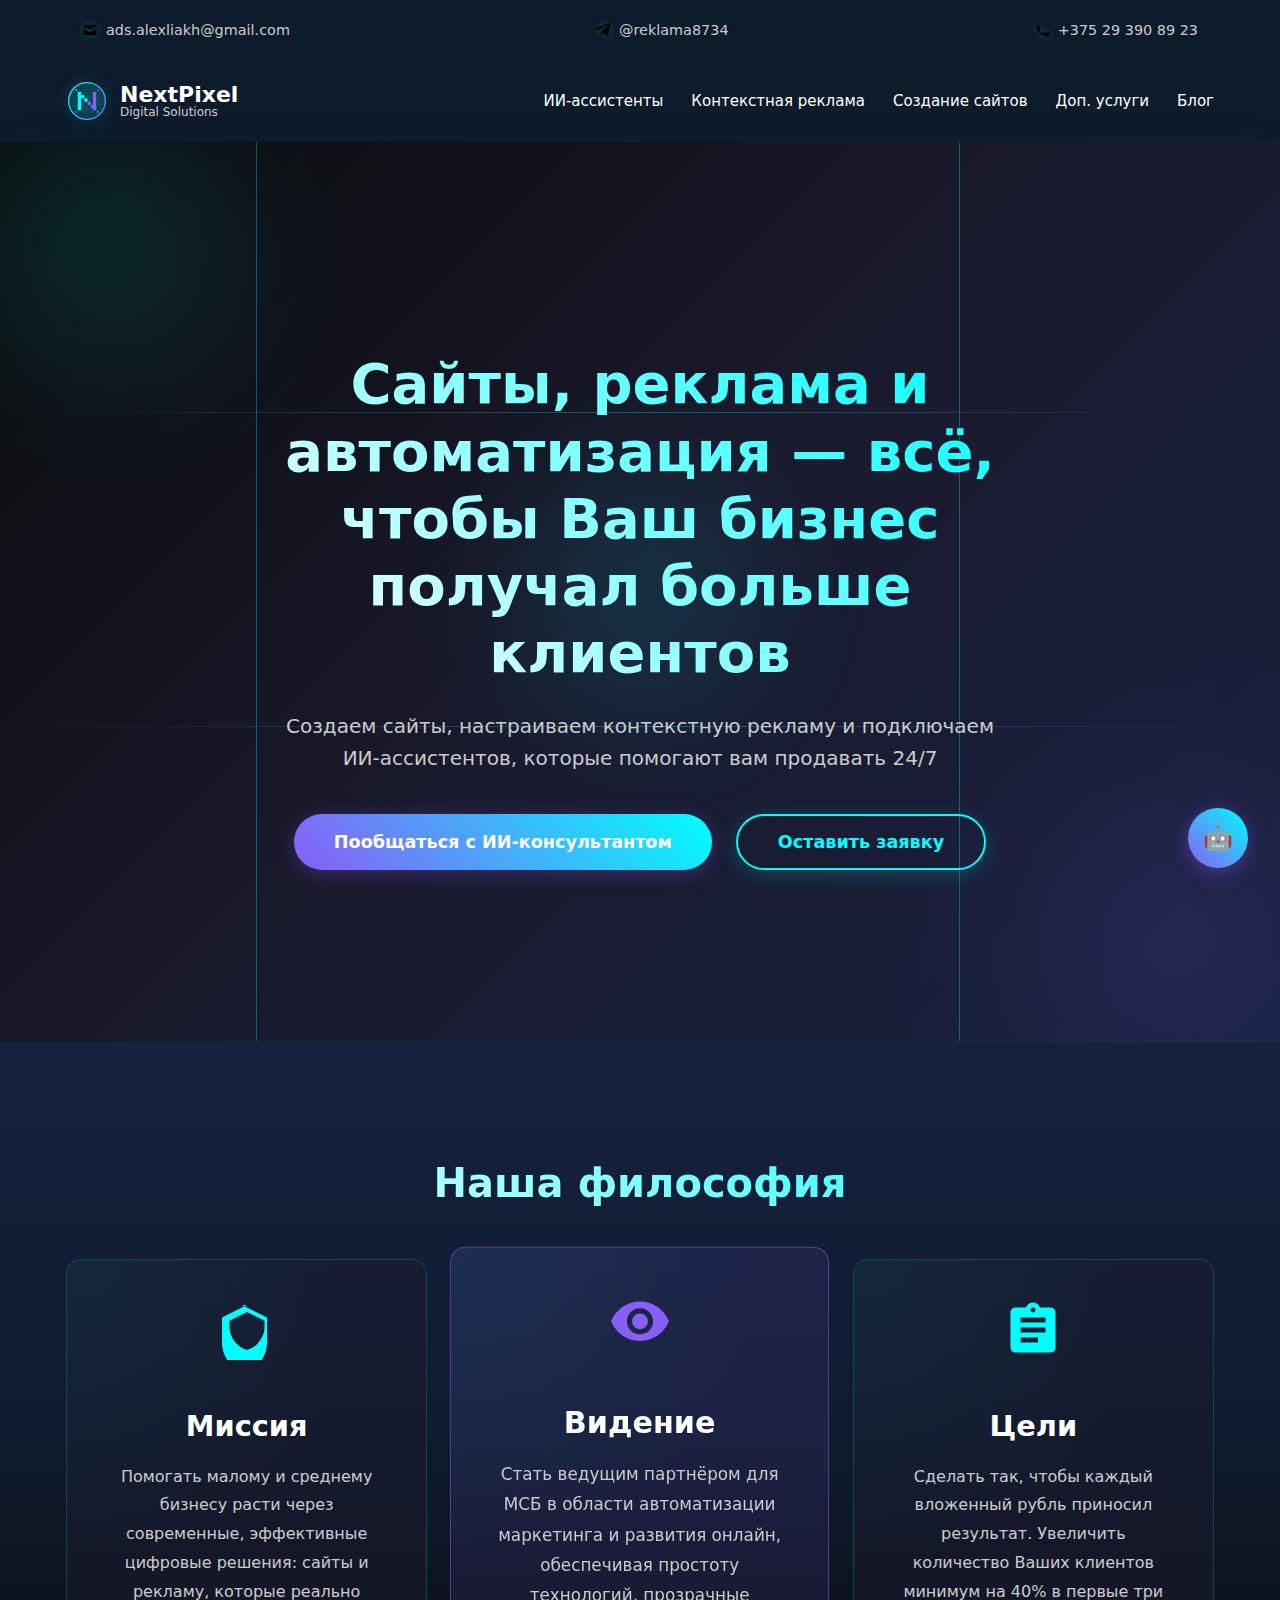
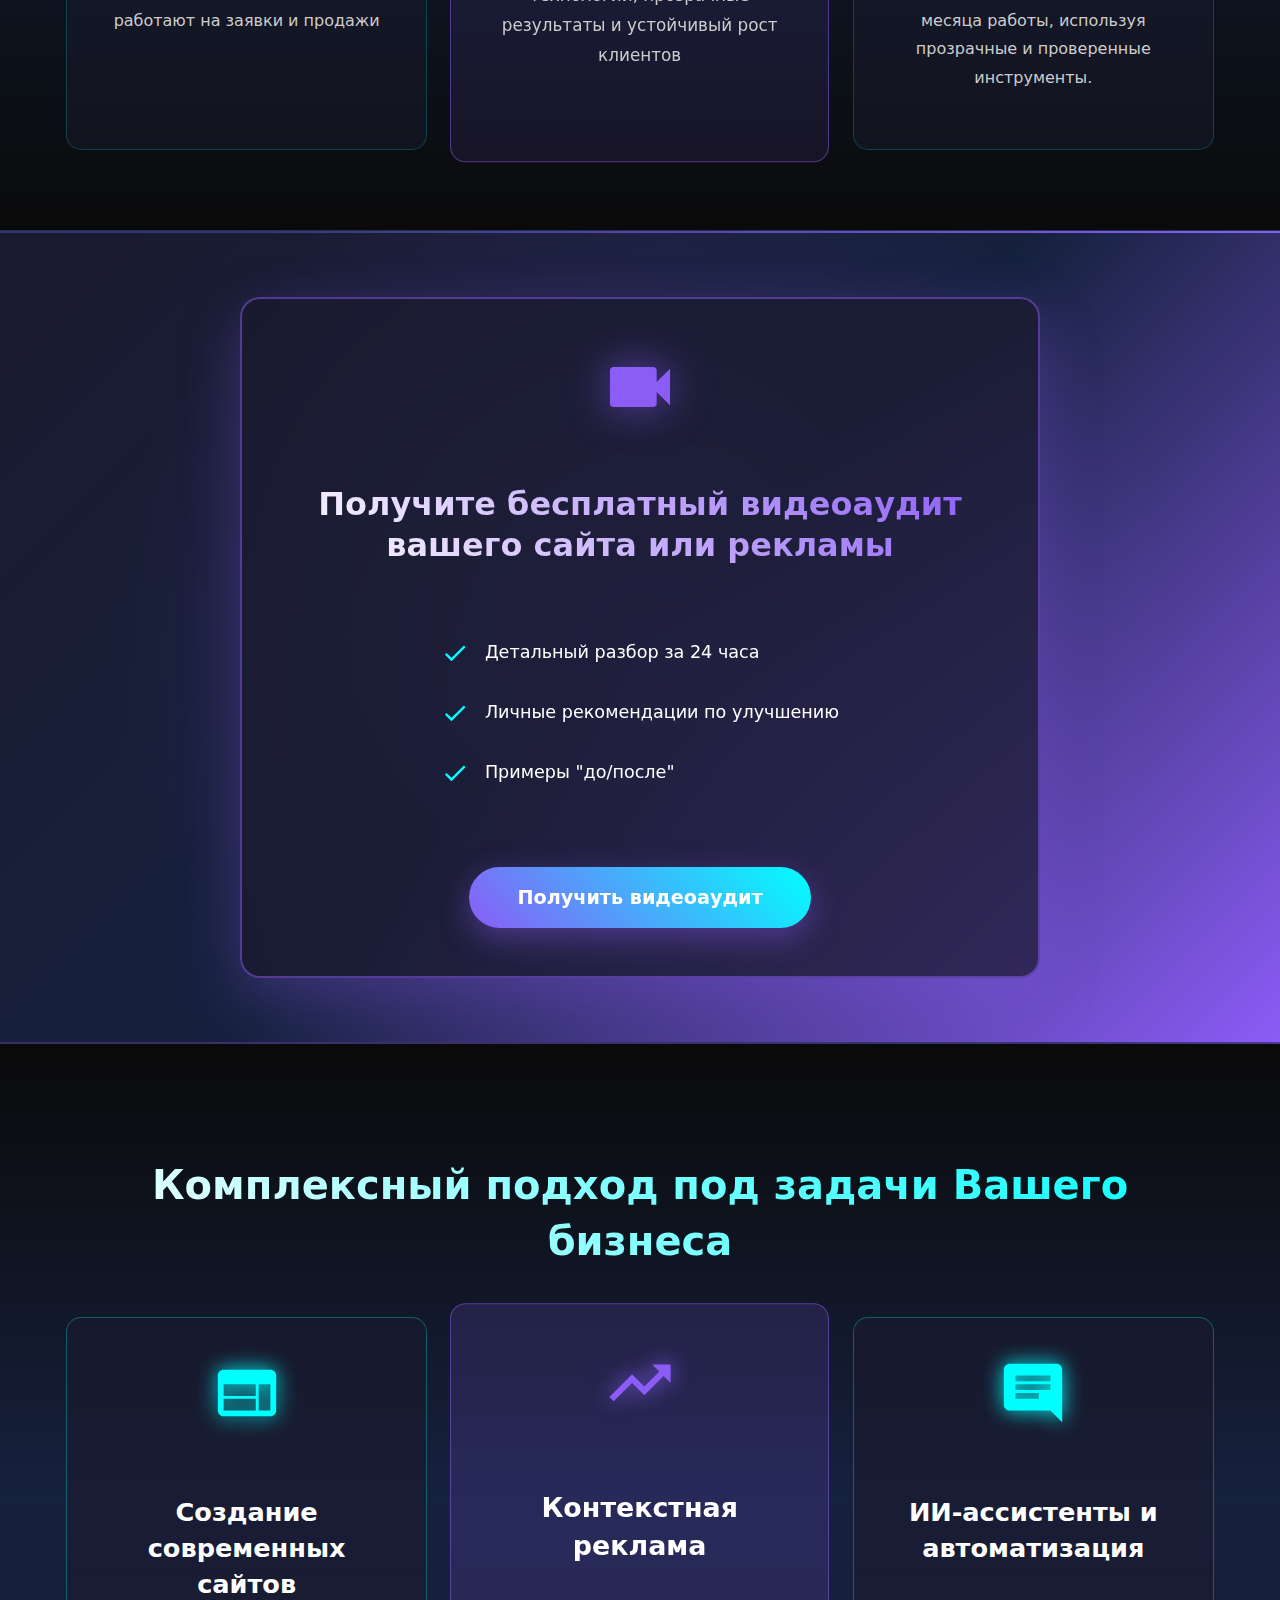
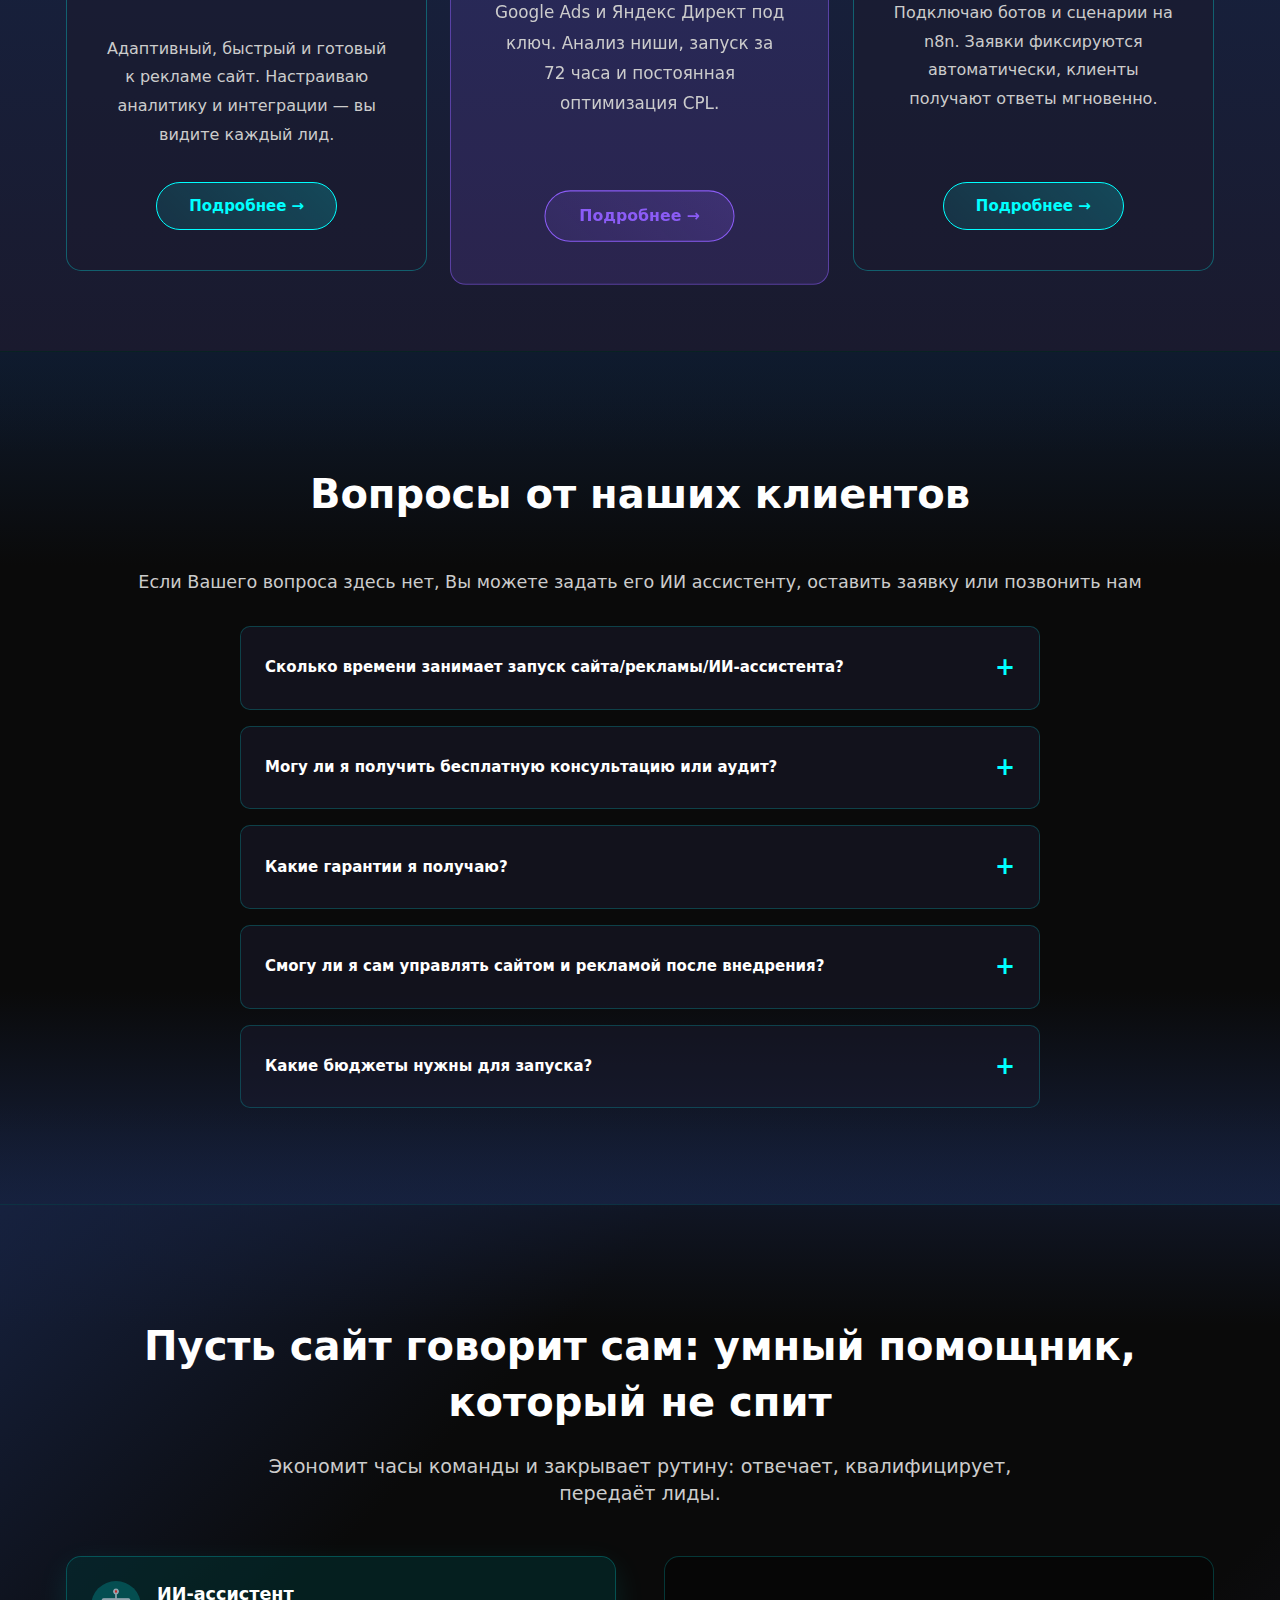
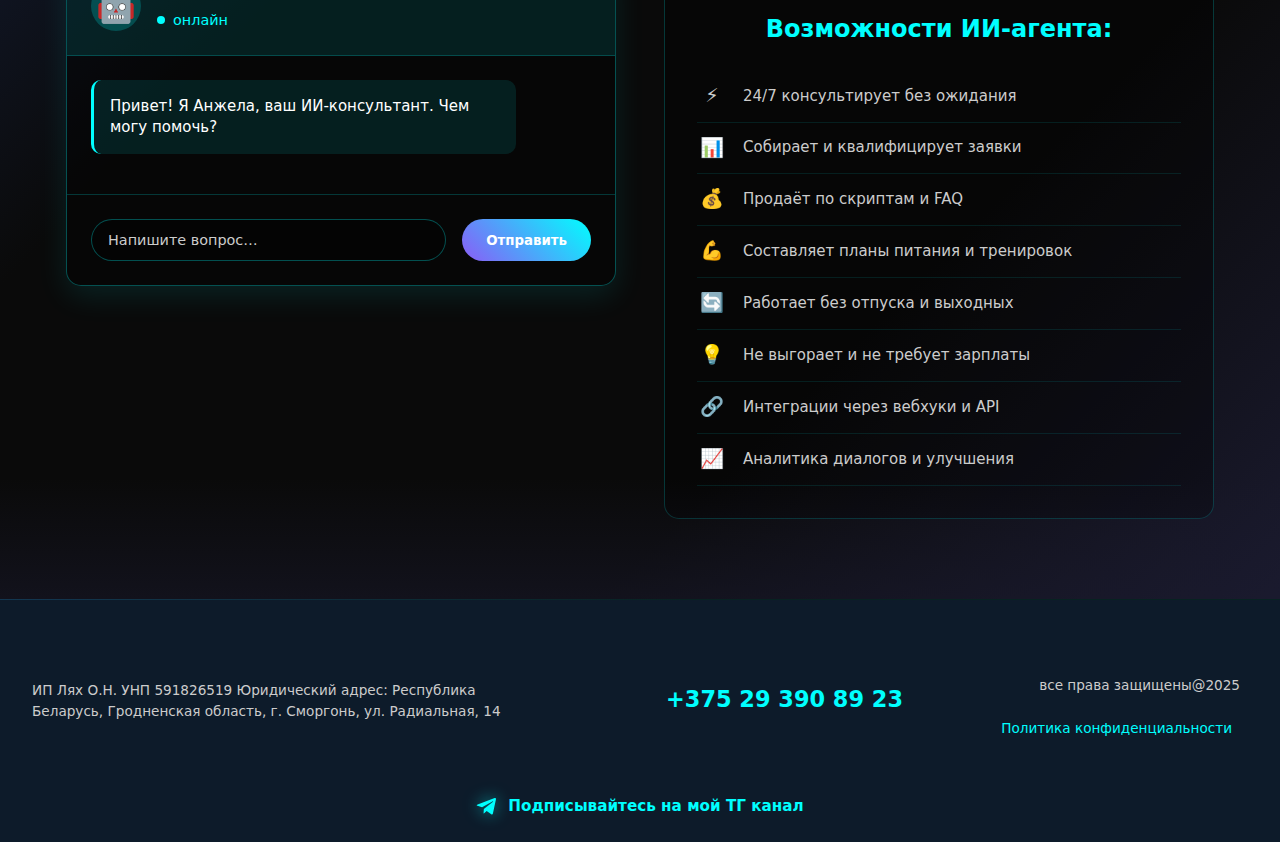
<file: index.html>
<!DOCTYPE html>
<html lang="ru">
<head>
    <!-- Yandex.Metrika counter -->
    <script type="text/javascript">
        (function(m,e,t,r,i,k,a){
            m[i]=m[i]||function(){(m[i].a=m[i].a||[]).push(arguments)};
            m[i].l=1*new Date();
            for (var j = 0; j < document.scripts.length; j++) {if (document.scripts[j].src === r) { return; }}
            k=e.createElement(t),a=e.getElementsByTagName(t)[0],k.async=1,k.src=r,a.parentNode.insertBefore(k,a)
        })(window, document,'script','https://mc.yandex.ru/metrika/tag.js?id=104906448', 'ym');

        ym(104906448, 'init', {ssr:true, webvisor:true, clickmap:true, ecommerce:"dataLayer", accurateTrackBounce:true, trackLinks:true});
    </script>
    <noscript><div><img src="https://mc.yandex.ru/watch/104906448" style="position:absolute; left:-9999px;" alt="" /></div></noscript>
    <!-- /Yandex.Metrika counter -->
    <meta charset="UTF-8">
    <meta name="viewport" content="width=device-width, initial-scale=1" />
    <title>NextPixel - Создание сайтов, настройка рекламы и ИИ ассистенты</title>
    <meta name="description" content="NextPixel Digital Solutions - профессиональная разработка современных сайтов, настройка контекстной рекламы Google Ads и Яндекс.Директ, создание ИИ ассистентов под ключ. Эффективные цифровые решения для вашего бизнеса.">
    <meta name="keywords" content="создание сайтов, разработка сайтов, контекстная реклама, Google Ads, Яндекс Директ, ИИ ассистенты, чат-боты, веб-разработка, NextPixel">
    
    <!-- Open Graph / Facebook -->
    <meta property="og:type" content="website">
    <meta property="og:url" content="https://nextpixel.ru/">
    <meta property="og:title" content="NextPixel - Создание сайтов, настройка рекламы и ИИ ассистенты">
    <meta property="og:description" content="Профессиональная разработка современных сайтов, настройка контекстной рекламы и создание ИИ ассистентов под ключ">
    <meta property="og:image" content="https://nextpixel.ru/images/hero.png">
    
    <!-- Twitter -->
    <meta property="twitter:card" content="summary_large_image">
    <meta property="twitter:url" content="https://nextpixel.ru/">
    <meta property="twitter:title" content="NextPixel - Создание сайтов, настройка рекламы и ИИ ассистенты">
    <meta property="twitter:description" content="Профессиональная разработка современных сайтов, настройка контекстной рекламы и создание ИИ ассистентов под ключ">
    <meta property="twitter:image" content="https://nextpixel.ru/images/hero.png">
    
    <!-- Favicons for maximum browser compatibility -->
    <link rel="icon" type="image/png" sizes="32x32" href="images/favicon-32x32.png">
    <link rel="icon" type="image/png" sizes="16x16" href="images/favicon-16x16.png">
    <link rel="icon" type="image/webp" href="images/favicon.webp">
    <link rel="shortcut icon" href="images/favicon.ico">
    <link rel="stylesheet" href="style.css?v=2.0">
    <script src="script.js" defer></script>
</head>
<body>
          <!-- Верхняя полоска -->
    <div class="topbar">
    <div class="container">
      <a class="topitem" href="mailto:support@homefort-systems.dev" aria-label="email">
        <span class="icn" aria-hidden="true">
          <!-- mail -->
          <svg viewBox="0 0 24 24"><path d="M2 6a2 2 0 0 1 2-2h16a2 2 0 0 1 2 2v.3l-10 6-10-6V6zm0 3.2V18a2 2 0 0 0 2 2h16a2 2 0 0 0 2-2V9.2l-9.3 5.6a2 2 0 0 1-2.1 0L2 9.2z"/></svg>
        </span>
        ads.alexliakh@gmail.com
      </a>

      <a class="topitem" href="https://t.me/reklama8734" target="_blank" rel="noopener" aria-label="telegram">
        <span class="icn" aria-hidden="true">
          <!-- telegram -->
          <svg viewBox="0 0 24 24"><path d="M9.032 14.27l-.396 5.593c.566 0 .812-.243 1.106-.532l2.663-2.56 5.515 4.036c1.012.56 1.73.266 1.989-.936l3.607-16.908c.328-1.523-.55-2.12-1.528-1.748L1.565 8.87c-1.48.578-1.458 1.403-.252 1.78l5.572 1.742L19.27 5.38c.64-.389 1.22-.173.742.25z"/></svg>
        </span>
        @reklama8734
      </a>

      <a class="topitem" href="tel:+375293908923" aria-label="phone">
        <span class="icn" aria-hidden="true">
          <!-- phone -->
          <svg viewBox="0 0 24 24"><path d="M6.6 10.8a15 15 0 0 0 6.6 6.6l2.2-2.2a1.5 1.5 0 0 1 1.5-.36c1.6.53 3.3.82 5 .86a1.5 1.5 0 0 1 1.5 1.5V21a1.5 1.5 0 0 1-1.5 1.5A19.5 19.5 0 0 1 3 6.5 1.5 1.5 0 0 1 4.5 5H7a1.5 1.5 0 0 1 1.5 1.5c.04 1.7.33 3.4.86 5a1.5 1.5 0 0 1-.36 1.5l-2.38 2.8z"/></svg>
        </span>
        +375 29 390 89 23
      </a>
    </div>
    </div>
  
  <!-- Хедер -->
  <header class="header">
    <div class="container header-inner">
      <a class="brand" href="index.html">
        <span class="brand-mark" aria-hidden="true">
          <!-- NextPixel Logo -->
          <svg viewBox="0 0 64 64" style="filter: drop-shadow(0 0 8px rgba(0, 255, 255, 0.4));">
            <defs>
              <linearGradient id="pixelGrad" x1="0%" y1="0%" x2="100%" y2="100%">
                <stop offset="0%" style="stop-color:#00ffff;stop-opacity:1" />
                <stop offset="100%" style="stop-color:#8b5cf6;stop-opacity:1" />
              </linearGradient>
            </defs>
            <!-- Фоновый круг с обводкой -->
            <circle cx="32" cy="32" r="28" fill="rgba(0, 255, 255, 0.1)" stroke="url(#pixelGrad)" stroke-width="2"/>
            <!-- Буква N из пикселей (большая и четкая) -->
            <rect x="18" y="18" width="5" height="28" fill="#00ffff"/>
            <rect x="23" y="23" width="5" height="5" fill="#00ffff"/>
            <rect x="28" y="28" width="5" height="5" fill="#00ffff"/>
            <rect x="33" y="33" width="5" height="5" fill="#8b5cf6"/>
            <rect x="38" y="38" width="5" height="5" fill="#8b5cf6"/>
            <rect x="41" y="18" width="5" height="28" fill="#8b5cf6"/>
            <!-- Пиксельные точки для эффекта -->
            <rect x="14" y="14" width="3" height="3" fill="#00ffff" opacity="0.6"/>
            <rect x="47" y="14" width="3" height="3" fill="#8b5cf6" opacity="0.6"/>
            <rect x="14" y="47" width="3" height="3" fill="#8b5cf6" opacity="0.6"/>
            <rect x="47" y="47" width="3" height="3" fill="#00ffff" opacity="0.6"/>
          </svg>
        </span>
        <div class="brand-text">
          <strong>NextPixel</strong>
          <span>Digital Solutions</span>
      </div>
      </a>

      <!-- Гамбургер (чекбокс без JS) -->
      <input type="checkbox" id="nav-toggle" class="nav-toggle" aria-label="Открыть меню">
      <label for="nav-toggle" class="hamburger" aria-hidden="true">
        <span></span><span></span><span></span>
      </label>

      <!-- Оверлей для закрытия по тапу вне меню -->
<label for="nav-toggle" class="backdrop" aria-hidden="true"></label>

      <nav class="nav" aria-label="Главное меню">
        <!-- Кнопка закрытия внутри меню -->
        <label for="nav-toggle" class="nav-close" aria-label="Закрыть меню">✕</label>
        <ul>
          <li><a href="ai.assistants.html">ИИ-ассистенты</a></li>
          <li><a href="ads.html">Контекстная реклама</a></li>
          <li><a href="website.creation.html">Создание сайтов</a></li>
          <li><a href="dop.uslugi.html">Доп. услуги</a></li>
          <li><a href="blog.html">Блог</a></li>
        </ul>
      </nav>
    </div>
  </header>

  <main>
  <!-- HERO в футуристическом стиле -->
  <section class="hero-futuristic">
    <div class="hero-bg">
      <div class="animated-bg">
        <div class="particle"></div>
        <div class="particle"></div>
        <div class="particle"></div>
        <div class="particle"></div>
        <div class="particle"></div>
        <div class="orb orb-1"></div>
        <div class="orb orb-2"></div>
        <div class="orb orb-3"></div>
        <div class="geometric-lines">
          <div class="line line-1"></div>
          <div class="line line-2"></div>
          <div class="line line-3"></div>
          <div class="line line-4"></div>
        </div>
      </div>
    </div>
    <div class="container">
      <div class="hero-content">
        <h1 class="hero-title">Сайты, реклама и автоматизация — всё, чтобы Ваш бизнес получал больше клиентов</h1>
        <p class="hero-subtitle">Создаем сайты, настраиваем контекстную рекламу и подключаем ИИ-ассистентов, которые помогают вам продавать 24/7</p>
        <div class="hero-buttons">
          <button class="cta-button cta-primary" onclick="scrollToAIForm()">Пообщаться с ИИ-консультантом</button>
          <button class="cta-button cta-secondary" id="leave-request-btn">Оставить заявку</button>
        </div>
      </div>
    </div>
  </section>

  <!-- Миссия, видение, цели -->
  <section class="mission-section-futuristic">
    <div class="container">
      <h2 class="mission-main-title">Наша философия</h2>
      <div class="mission-grid">
        <div class="mission-card">
          <div class="mission-icon">
            <svg viewBox="0 0 24 24" fill="currentColor">
              <path d="M12 2L2 7v10c0 5.55 3.84 10.74 9 12 5.16-1.26 9-6.45 9-12V7l-10-5zm0 18c-3.87-.94-7-5.17-7-9V8.3l7-3.5 7 3.5V11c0 3.83-3.13 8.06-7 9z"/>
            </svg>
          </div>
          <h3 class="mission-title">Миссия</h3>
          <p class="mission-text">Помогать малому и среднему бизнесу расти через современные, эффективные цифровые решения: сайты и рекламу, которые реально работают на заявки и продажи</p>
        </div>

        <div class="mission-card featured">
          <div class="mission-icon">
            <svg viewBox="0 0 24 24" fill="currentColor">
              <path d="M12 4.5C7 4.5 2.73 7.61 1 12c1.73 4.39 6 7.5 11 7.5s9.27-3.11 11-7.5c-1.73-4.39-6-7.5-11-7.5zM12 17c-2.76 0-5-2.24-5-5s2.24-5 5-5 5 2.24 5 5-2.24 5-5 5zm0-8c-1.66 0-3 1.34-3 3s1.34 3 3 3 3-1.34 3-3-1.34-3-3-3z"/>
            </svg>
          </div>
          <h3 class="mission-title">Видение</h3>
          <p class="mission-text">Стать ведущим партнёром для МСБ в области автоматизации маркетинга и развития онлайн, обеспечивая простоту технологий, прозрачные результаты и устойчивый рост клиентов</p>
        </div>

        <div class="mission-card">
          <div class="mission-icon">
            <svg viewBox="0 0 24 24" fill="currentColor">
              <path d="M19 3h-4.18C14.4 1.84 13.3 1 12 1s-2.4.84-2.82 2H5c-1.1 0-2 .9-2 2v14c0 1.1.9 2 2 2h14c1.1 0 2-.9 2-2V5c0-1.1-.9-2-2-2zm-7 0c.55 0 1 .45 1 1s-.45 1-1 1-1-.45-1-1 .45-1 1-1zm2 14H7v-2h7v2zm3-4H7v-2h10v2zm0-4H7V7h10v2z"/>
            </svg>
          </div>
          <h3 class="mission-title">Цели</h3>
          <p class="mission-text">Сделать так, чтобы каждый вложенный рубль приносил результат. Увеличить количество Ваших клиентов минимум на 40% в первые три месяца работы, используя прозрачные и проверенные инструменты.</p>
        </div>
      </div>
    </div>
  </section>

  <!-- Лид-магнит: Бесплатный видеоаудит -->
  <section class="lead-magnet-futuristic">
    <div class="container">
      <div class="lead-magnet-content">
        <div class="lead-magnet-icon">
          <svg viewBox="0 0 24 24" fill="currentColor">
            <path d="M17 10.5V7c0-.55-.45-1-1-1H4c-.55 0-1 .45-1 1v10c0 .55.45 1 1 1h12c.55 0 1-.45 1-1v-3.5l4 4v-11l-4 4z"/>
          </svg>
        </div>
        <h2 class="lead-magnet-title">Получите бесплатный видеоаудит вашего сайта или рекламы</h2>
        <ul class="lead-magnet-benefits">
          <li>
            <svg viewBox="0 0 24 24" fill="currentColor">
              <path d="M9 16.17L4.83 12l-1.42 1.41L9 19 21 7l-1.41-1.41z"/>
            </svg>
            Детальный разбор за 24 часа
          </li>
          <li>
            <svg viewBox="0 0 24 24" fill="currentColor">
              <path d="M9 16.17L4.83 12l-1.42 1.41L9 19 21 7l-1.41-1.41z"/>
            </svg>
            Личные рекомендации по улучшению
          </li>
          <li>
            <svg viewBox="0 0 24 24" fill="currentColor">
              <path d="M9 16.17L4.83 12l-1.42 1.41L9 19 21 7l-1.41-1.41z"/>
            </svg>
            Примеры "до/после"
          </li>
        </ul>
        <button class="lead-magnet-btn" id="video-audit-btn">Получить видеоаудит</button>
      </div>
    </div>
  </section>

  <!-- Что вы получаете -->
  <section class="services-overview-futuristic">
    <div class="container">
      <h2 class="services-overview-title">Комплексный подход под задачи Вашего бизнеса</h2>
      <div class="services-overview-grid">
        
        <!-- Карточка: Создание сайтов -->
        <div class="service-overview-card">
          <div class="service-overview-icon">
            <svg viewBox="0 0 24 24" fill="currentColor">
              <path d="M20 4H4c-1.1 0-1.99.9-1.99 2L2 18c0 1.1.9 2 2 2h16c1.1 0 2-.9 2-2V6c0-1.1-.9-2-2-2zm-5 14H4v-4h11v4zm0-5H4V9h11v4zm5 5h-4V9h4v9z"/>
            </svg>
          </div>
          <h3 class="service-overview-heading">Создание современных сайтов</h3>
          <p class="service-overview-text">Адаптивный, быстрый и готовый к рекламе сайт. Настраиваю аналитику и интеграции — вы видите каждый лид.</p>
          <a href="website.creation.html" class="service-overview-btn">Подробнее →</a>
        </div>

        <!-- Карточка: Контекстная реклама -->
        <div class="service-overview-card featured">
          <div class="service-overview-icon">
            <svg viewBox="0 0 24 24" fill="currentColor">
              <path d="M16 6l2.29 2.29-4.88 4.88-4-4L2 16.59 3.41 18l6-6 4 4 6.3-6.29L22 12V6z"/>
            </svg>
          </div>
          <h3 class="service-overview-heading">Контекстная реклама</h3>
          <p class="service-overview-text">Google Ads и Яндекс Директ под ключ. Анализ ниши, запуск за 72 часа и постоянная оптимизация CPL.</p>
          <a href="ads.html" class="service-overview-btn">Подробнее →</a>
        </div>

        <!-- Карточка: ИИ-ассистенты -->
        <div class="service-overview-card">
          <div class="service-overview-icon">
            <svg viewBox="0 0 24 24" fill="currentColor">
              <path d="M20 2H4c-1 0-2 .9-2 2v12c0 1.1.9 2 2 2h14l4 4-.01-18c0-1.1-.89-2-1.99-2zM6 9h12v2H6V9zm8 5H6v-2h8v2zm4-6H6V6h12v2z"/>
            </svg>
          </div>
          <h3 class="service-overview-heading">ИИ-ассистенты и автоматизация</h3>
          <p class="service-overview-text">Подключаю ботов и сценарии на n8n. Заявки фиксируются автоматически, клиенты получают ответы мгновенно.</p>
          <a href="ai.assistants.html" class="service-overview-btn">Подробнее →</a>
        </div>

      </div>
    </div>
  </section>
  </main>

<!-- Модальное окно для формы -->
<div id="phone-modal" class="modal-overlay">
  <div class="modal-content">
    <button class="modal-close" aria-label="Закрыть">&times;</button>
    <h2 class="modal-title">Введите Ваш номер</h2>
    <p class="modal-subtitle">Мы свяжемся с вами в течении 15 минут</p>
    <form id="phone-form" class="phone-form">
      <div class="form-group">
        <label for="phone-input">Номер телефона</label>
        <input 
          type="tel" 
          id="phone-input" 
          name="phone" 
          placeholder="+375 29 123 45 67" 
          required
        />
        <span class="error-message" id="phone-error"></span>
      </div>
      
      <div class="form-group checkbox-group">
        <label class="checkbox-label">
          <input 
            type="checkbox" 
            id="privacy-checkbox" 
            name="privacy" 
            required
          />
          <span class="checkbox-text">
            Согласен с <a href="privacy.html" target="_blank" rel="noopener">политикой конфиденциальности</a>
          </span>
        </label>
        <span class="error-message" id="privacy-error"></span>
      </div>
      
      <button type="submit" class="submit-button">Отправить заявку</button>
    </form>
  </div>
</div>

<!-- ИИ виджет в футуристическом стиле -->
<div id="chat-widget" class="chat-widget-futuristic">
  <button class="chat-launcher-futuristic" aria-label="Открыть чат">🤖</button>

  <div class="chat-window-futuristic" aria-live="polite" aria-label="ИИ-консультант">
    <div class="chat-header-futuristic">
      <div class="chat-avatar-futuristic">🤖</div>
      <div class="chat-info-futuristic">
        <span class="chat-name-futuristic">ИИ-консультант</span>
        <span class="chat-status-futuristic">онлайн</span>
      </div>
      <button class="chat-close-futuristic" aria-label="Закрыть">✕</button>
    </div>

    <div class="chat-messages-futuristic" id="chat-messages">
      <div class="msg-futuristic bot">Привет! Я Анжела, Ваш ИИ-консультант. Чем могу помочь?</div>
    </div>

    <form class="chat-input-futuristic" id="chat-form">
      <input id="chat-text" type="text" placeholder="Напишите сообщение…" autocomplete="off" required />
      <button id="chat-send" type="submit">Отправить</button>
    </form>
  </div>
</div>

<!-- FAQ в футуристическом стиле -->
<section class="faq-futuristic">
  <div class="container">
    <h2 class="faq-title">Вопросы от наших клиентов</h2>
    <p class="faq-desc">Если Вашего вопроса здесь нет, Вы можете задать его ИИ ассистенту, оставить заявку или позвонить нам</p>

    <div class="faq-grid">
      <div class="faq-item">
        <div class="faq-question">
          <span>Сколько времени занимает запуск сайта/рекламы/ИИ-ассистента?</span>
          <div class="faq-icon">+</div>
        </div>
        <div class="faq-answer">
          <p>Первый прототип сайта — за 48 часов, реклама и ИИ-ассистент — от 2 до 5 дней.</p>
        </div>
      </div>

      <div class="faq-item">
        <div class="faq-question">
          <span>Могу ли я получить бесплатную консультацию или аудит?</span>
          <div class="faq-icon">+</div>
        </div>
        <div class="faq-answer">
          <p>Да, вы получите видеоаудит или консультацию бесплатно в течение 24 часов после заявки.</p>
        </div>
      </div>

      <div class="faq-item">
        <div class="faq-question">
          <span>Какие гарантии я получаю?</span>
          <div class="faq-icon">+</div>
        </div>
        <div class="faq-answer">
          <p>Прозрачные сметы, договор, отчёты по результатам, поддержка в рабочее время (в экстренных случаях 24/7).</p>
        </div>
      </div>

      <div class="faq-item">
        <div class="faq-question">
          <span>Смогу ли я сам управлять сайтом и рекламой после внедрения?</span>
          <div class="faq-icon">+</div>
        </div>
        <div class="faq-answer">
          <p>Да, всё настраиваем "под ключ" и обучаем вас управлению для максимальной самостоятельности.</p>
        </div>
      </div>

      <div class="faq-item">
        <div class="faq-question">
          <span>Какие бюджеты нужны для запуска?</span>
          <div class="faq-icon">+</div>
        </div>
        <div class="faq-answer">
          <p>Сайт — от 500 BYN, реклама — от 200 BYN/мес, ИИ-ассистент — индивидуально, аудит — пока бесплатно.</p>
        </div>
      </div>
    </div>
  </div>
</section>

<!-- ИИ консультант в футуристическом стиле -->
<section class="ai-section-futuristic" id="ai-form-section">
  <div class="container">
    <h2 class="ai-title-futuristic">Пусть сайт говорит сам: умный помощник, который не спит</h2>
    <p class="ai-sub-futuristic">Экономит часы команды и закрывает рутину: отвечает, квалифицирует, передаёт лиды.</p>

    <div class="ai-grid-futuristic">
      <!-- ЧАТ -->
      <div class="ai-chat-futuristic" aria-label="Демонстрация ИИ-консультанта">
        <div class="ai-chat__head-futuristic">
          <div class="ai-avatar-futuristic">🤖</div>
          <div class="ai-about-futuristic">
            <b>ИИ-ассистент</b>
            <span class="ai-online-futuristic">онлайн</span>
          </div>
        </div>

        <div id="ai-messages" class="ai-chat__body-futuristic">
          <div class="ai-msg-futuristic bot">Привет! Я Анжела, ваш ИИ-консультант. Чем могу помочь?</div>
        </div>

        <form id="ai-form" class="ai-chat__form-futuristic" autocomplete="off">
          <input id="ai-text" type="text" placeholder="Напишите вопрос…" required />
          <button id="ai-send" type="submit">Отправить</button>
        </form>
      </div>

      <!-- ПРЕИМУЩЕСТВА -->
      <div class="ai-benefits-futuristic">
        <h3>Возможности ИИ-агента:</h3>
        <ul class="benefits-list-futuristic">
          <li><span class="benefit-icon">⚡</span>24/7 консультирует без ожидания</li>
          <li><span class="benefit-icon">📊</span>Собирает и квалифицирует заявки</li>
          <li><span class="benefit-icon">💰</span>Продаёт по скриптам и FAQ</li>
          <li><span class="benefit-icon">💪</span>Составляет планы питания и тренировок</li>
          <li><span class="benefit-icon">🔄</span>Работает без отпуска и выходных</li>
          <li><span class="benefit-icon">💡</span>Не выгорает и не требует зарплаты</li>
          <li><span class="benefit-icon">🔗</span>Интеграции через вебхуки и API</li>
          <li><span class="benefit-icon">📈</span>Аналитика диалогов и улучшения</li>
        </ul>
      </div>
    </div>
  </div>
</section>

  <!-- Вставь перед </body> -->
<footer class="site-footer">
  <div class="footer-container">
    <div class="footer-left">
      <span>ИП Лях О.Н. УНП 591826519 Юридический адрес: Республика Беларусь, Гродненская область, г. Сморгонь, ул. Радиальная, 14</span>
    </div>

    <div class="footer-center">
      <a href="tel:+375293908923" class="phone">+375 29 390 89 23</a>
    </div>

    <div class="footer-right">
      <span>все права защищены@2025</span>
      <a href="privacy.html" class="privacy-link">Политика конфиденциальности</a>
    </div>
    <a href="https://t.me/n8n_ads_lab" class="tg-footer" target="_blank" rel="noopener" aria-label="Telegram">
    <svg viewBox="0 0 24 24" width="18" height="18" fill="currentColor" aria-hidden="true">
    <path d="M9.032 14.27l-.396 5.593c.566 0 .812-.243 1.106-.532l2.663-2.56 5.515 4.036c1.012.56 1.73.266 1.989-.936l3.607-16.908c.328-1.523-.55-2.12-1.528-1.748L1.565 8.87c-1.48.578-1.458 1.403-.252 1.78l5.572 1.742L19.27 5.38c.64-.389 1.22-.173.742.25z"/>
    </svg>
    <span>Подписывайтесь на мой&nbsp;ТГ канал</span>
    </a>
  </div>
  </footer>

</body>
</html>
</file>
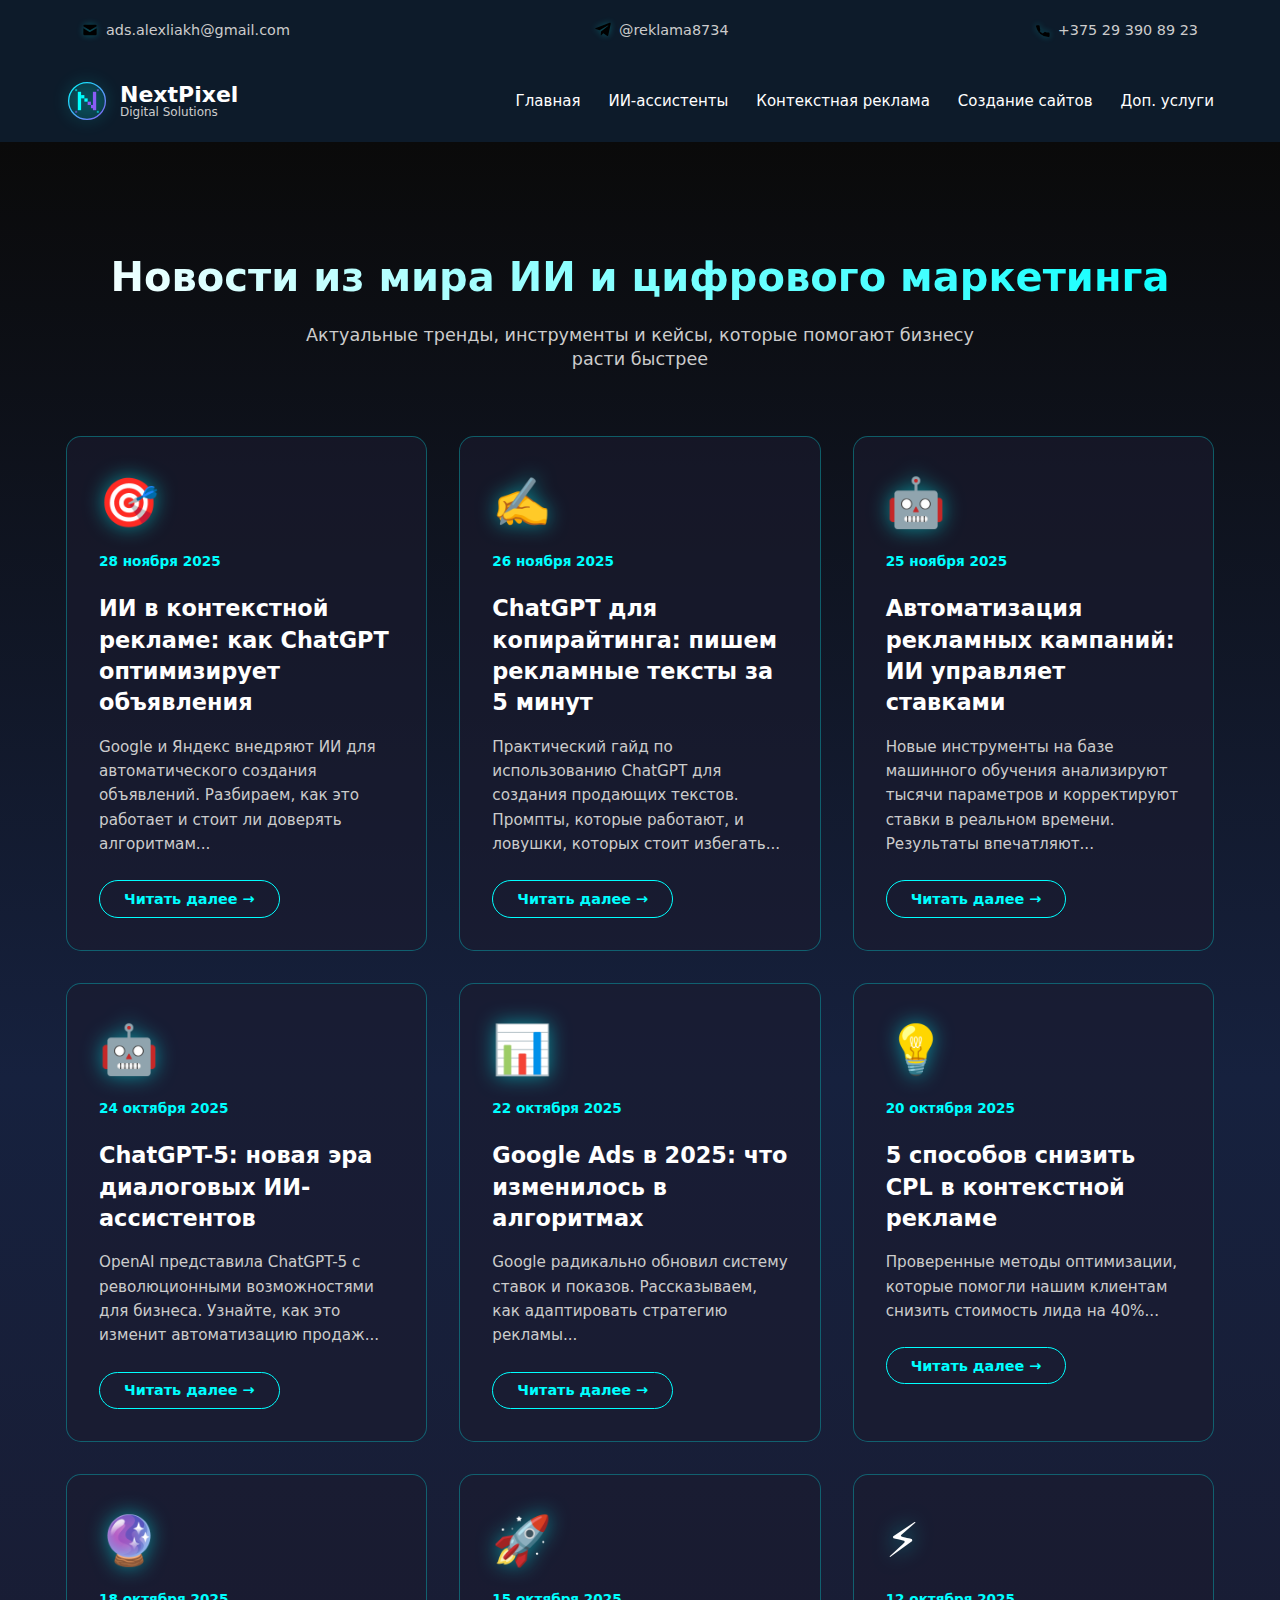
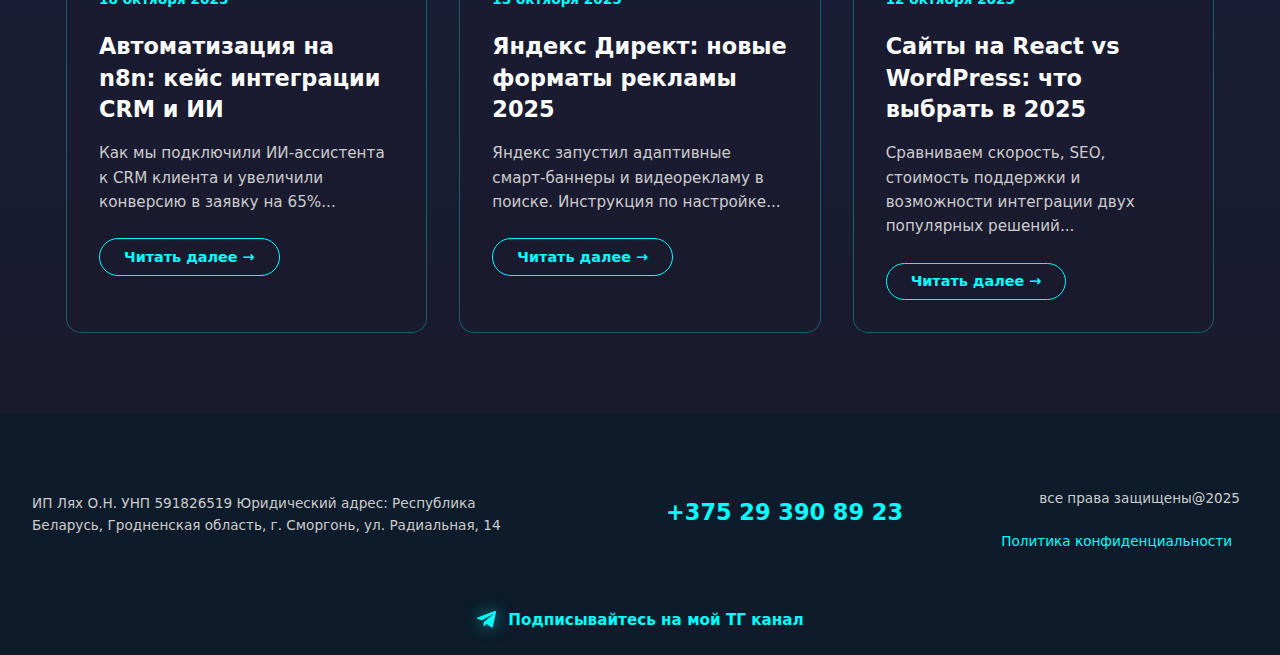
<file: blog.html>
<!DOCTYPE html>
<html lang="ru">
<head>
    <!-- Yandex.Metrika counter -->
    <script type="text/javascript">
        (function(m,e,t,r,i,k,a){
            m[i]=m[i]||function(){(m[i].a=m[i].a||[]).push(arguments)};
            m[i].l=1*new Date();
            for (var j = 0; j < document.scripts.length; j++) {if (document.scripts[j].src === r) { return; }}
            k=e.createElement(t),a=e.getElementsByTagName(t)[0],k.async=1,k.src=r,a.parentNode.insertBefore(k,a)
        })(window, document,'script','https://mc.yandex.ru/metrika/tag.js?id=104906448', 'ym');

        ym(104906448, 'init', {ssr:true, webvisor:true, clickmap:true, ecommerce:"dataLayer", accurateTrackBounce:true, trackLinks:true});
    </script>
    <noscript><div><img src="https://mc.yandex.ru/watch/104906448" style="position:absolute; left:-9999px;" alt="" /></div></noscript>
    <!-- /Yandex.Metrika counter -->
    <meta charset="UTF-8">
    <meta name="viewport" content="width=device-width, initial-scale=1" />
    <title>Блог NextPixel - Статьи об ИИ, рекламе и веб-разработке</title>
    <meta name="description" content="Полезные статьи и экспертные материалы о создании сайтов, настройке контекстной рекламы, применении искусственного интеллекта в бизнесе. Практические советы и кейсы от специалистов NextPixel.">
    <meta name="keywords" content="блог о веб-разработке, статьи о рекламе, ИИ в бизнесе, контекстная реклама, создание сайтов, ChatGPT, Google Ads, NextPixel">
    
    <!-- Open Graph / Facebook -->
    <meta property="og:type" content="website">
    <meta property="og:url" content="https://nextpixel.ru/blog.html">
    <meta property="og:title" content="Блог NextPixel - Статьи об ИИ, рекламе и веб-разработке">
    <meta property="og:description" content="Полезные статьи и экспертные материалы о создании сайтов, настройке контекстной рекламы и применении ИИ в бизнесе">
    <meta property="og:image" content="https://nextpixel.ru/images/hero.png">
    
    <!-- Twitter -->
    <meta property="twitter:card" content="summary_large_image">
    <meta property="twitter:url" content="https://nextpixel.ru/blog.html">
    <meta property="twitter:title" content="Блог NextPixel - Статьи об ИИ, рекламе и веб-разработке">
    <meta property="twitter:description" content="Полезные статьи и экспертные материалы о создании сайтов, настройке контекстной рекламы и применении ИИ в бизнесе">
    <meta property="twitter:image" content="https://nextpixel.ru/images/hero.png">
    
    <!-- Favicons for maximum browser compatibility -->
    <link rel="icon" type="image/png" sizes="32x32" href="images/favicon-32x32.png">
    <link rel="icon" type="image/png" sizes="16x16" href="images/favicon-16x16.png">
    <link rel="icon" type="image/webp" href="images/favicon.webp">
    <link rel="shortcut icon" href="images/favicon.ico">
    <link rel="stylesheet" href="style.css">
    <script src="script.js" defer></script>
</head>
<body>
          <!-- Верхняя полоска -->
    <div class="topbar">
    <div class="container">
      <a class="topitem" href="mailto:support@homefort-systems.dev" aria-label="email">
        <span class="icn" aria-hidden="true">
          <!-- mail -->
          <svg viewBox="0 0 24 24"><path d="M2 6a2 2 0 0 1 2-2h16a2 2 0 0 1 2 2v.3l-10 6-10-6V6zm0 3.2V18a2 2 0 0 0 2 2h16a2 2 0 0 0 2-2V9.2l-9.3 5.6a2 2 0 0 1-2.1 0L2 9.2z"/></svg>
        </span>
        ads.alexliakh@gmail.com
      </a>

      <a class="topitem" href="https://t.me/reklama8734" target="_blank" rel="noopener" aria-label="telegram">
        <span class="icn" aria-hidden="true">
          <!-- telegram -->
          <svg viewBox="0 0 24 24"><path d="M9.032 14.27l-.396 5.593c.566 0 .812-.243 1.106-.532l2.663-2.56 5.515 4.036c1.012.56 1.73.266 1.989-.936l3.607-16.908c.328-1.523-.55-2.12-1.528-1.748L1.565 8.87c-1.48.578-1.458 1.403-.252 1.78l5.572 1.742L19.27 5.38c.64-.389 1.22-.173.742.25z"/></svg>
        </span>
        @reklama8734
      </a>

      <a class="topitem" href="tel:+375293908923" aria-label="phone">
        <span class="icn" aria-hidden="true">
          <!-- phone -->
          <svg viewBox="0 0 24 24"><path d="M6.6 10.8a15 15 0 0 0 6.6 6.6l2.2-2.2a1.5 1.5 0 0 1 1.5-.36c1.6.53 3.3.82 5 .86a1.5 1.5 0 0 1 1.5 1.5V21a1.5 1.5 0 0 1-1.5 1.5A19.5 19.5 0 0 1 3 6.5 1.5 1.5 0 0 1 4.5 5H7a1.5 1.5 0 0 1 1.5 1.5c.04 1.7.33 3.4.86 5a1.5 1.5 0 0 1-.36 1.5l-2.38 2.8z"/></svg>
        </span>
        +375 29 390 89 23
      </a>
    </div>
    </div>
  
  <!-- Хедер -->
  <header class="header">
    <div class="container header-inner">
      <a class="brand" href="index.html">
        <span class="brand-mark" aria-hidden="true">
          <!-- NextPixel Logo -->
          <svg viewBox="0 0 64 64" style="filter: drop-shadow(0 0 8px rgba(0, 255, 255, 0.4));">
            <defs>
              <linearGradient id="pixelGrad" x1="0%" y1="0%" x2="100%" y2="100%">
                <stop offset="0%" style="stop-color:#00ffff;stop-opacity:1" />
                <stop offset="100%" style="stop-color:#8b5cf6;stop-opacity:1" />
              </linearGradient>
            </defs>
            <!-- Фоновый круг с обводкой -->
            <circle cx="32" cy="32" r="28" fill="rgba(0, 255, 255, 0.1)" stroke="url(#pixelGrad)" stroke-width="2"/>
            <!-- Буква N из пикселей (большая и четкая) -->
            <rect x="18" y="18" width="5" height="28" fill="#00ffff"/>
            <rect x="23" y="23" width="5" height="5" fill="#00ffff"/>
            <rect x="28" y="28" width="5" height="5" fill="#00ffff"/>
            <rect x="33" y="33" width="5" height="5" fill="#8b5cf6"/>
            <rect x="38" y="38" width="5" height="5" fill="#8b5cf6"/>
            <rect x="41" y="18" width="5" height="28" fill="#8b5cf6"/>
            <!-- Пиксельные точки для эффекта -->
            <rect x="14" y="14" width="3" height="3" fill="#00ffff" opacity="0.6"/>
            <rect x="47" y="14" width="3" height="3" fill="#8b5cf6" opacity="0.6"/>
            <rect x="14" y="47" width="3" height="3" fill="#8b5cf6" opacity="0.6"/>
            <rect x="47" y="47" width="3" height="3" fill="#00ffff" opacity="0.6"/>
          </svg>
        </span>
        <div class="brand-text">
          <strong>NextPixel</strong>
          <span>Digital Solutions</span>
      </div>
      </a>

      <!-- Гамбургер (чекбокс без JS) -->
      <input type="checkbox" id="nav-toggle" class="nav-toggle" aria-label="Открыть меню">
      <label for="nav-toggle" class="hamburger" aria-hidden="true">
        <span></span><span></span><span></span>
      </label>

      <!-- Оверлей для закрытия по тапу вне меню -->
<label for="nav-toggle" class="backdrop" aria-hidden="true"></label>

      <nav class="nav" aria-label="Главное меню">
        <!-- Кнопка закрытия внутри меню -->
        <label for="nav-toggle" class="nav-close" aria-label="Закрыть меню">✕</label>
        <ul>
          <li><a href="index.html">Главная</a></li>
          <li><a href="ai.assistants.html">ИИ-ассистенты</a></li>
          <li><a href="ads.html">Контекстная реклама</a></li>
          <li><a href="website.creation.html">Создание сайтов</a></li>
          <li><a href="dop.uslugi.html">Доп. услуги</a></li>
        </ul>
      </nav>
    </div>
  </header>

  <main>
  <!-- Блог: Новости из мира ИИ и рекламы -->
  <section class="blog-section-futuristic">
    <div class="container">
      <h1 class="blog-main-title">Новости из мира ИИ и цифрового маркетинга</h1>
      <p class="blog-subtitle">Актуальные тренды, инструменты и кейсы, которые помогают бизнесу расти быстрее</p>

      <div class="blog-grid">
        <!-- Карточка 1 - НОВАЯ -->
        <article class="blog-card" data-modal="modal-new-1">
          <div class="blog-card-icon">🎯</div>
          <div class="blog-card-date">28 ноября 2025</div>
          <h3 class="blog-card-title">ИИ в контекстной рекламе: как ChatGPT оптимизирует объявления</h3>
          <p class="blog-card-excerpt">Google и Яндекс внедряют ИИ для автоматического создания объявлений. Разбираем, как это работает и стоит ли доверять алгоритмам...</p>
          <button class="blog-card-btn">Читать далее →</button>
        </article>

        <!-- Карточка 2 - НОВАЯ -->
        <article class="blog-card" data-modal="modal-new-2">
          <div class="blog-card-icon">✍️</div>
          <div class="blog-card-date">26 ноября 2025</div>
          <h3 class="blog-card-title">ChatGPT для копирайтинга: пишем рекламные тексты за 5 минут</h3>
          <p class="blog-card-excerpt">Практический гайд по использованию ChatGPT для создания продающих текстов. Промпты, которые работают, и ловушки, которых стоит избегать...</p>
          <button class="blog-card-btn">Читать далее →</button>
        </article>

        <!-- Карточка 3 - НОВАЯ -->
        <article class="blog-card" data-modal="modal-new-3">
          <div class="blog-card-icon">🤖</div>
          <div class="blog-card-date">25 ноября 2025</div>
          <h3 class="blog-card-title">Автоматизация рекламных кампаний: ИИ управляет ставками</h3>
          <p class="blog-card-excerpt">Новые инструменты на базе машинного обучения анализируют тысячи параметров и корректируют ставки в реальном времени. Результаты впечатляют...</p>
          <button class="blog-card-btn">Читать далее →</button>
        </article>

        <!-- Карточка 4 -->
        <article class="blog-card" data-modal="modal-1">
          <div class="blog-card-icon">🤖</div>
          <div class="blog-card-date">24 октября 2025</div>
          <h3 class="blog-card-title">ChatGPT-5: новая эра диалоговых ИИ-ассистентов</h3>
          <p class="blog-card-excerpt">OpenAI представила ChatGPT-5 с революционными возможностями для бизнеса. Узнайте, как это изменит автоматизацию продаж...</p>
          <button class="blog-card-btn">Читать далее →</button>
        </article>

        <!-- Карточка 2 -->
        <article class="blog-card" data-modal="modal-2">
          <div class="blog-card-icon">📊</div>
          <div class="blog-card-date">22 октября 2025</div>
          <h3 class="blog-card-title">Google Ads в 2025: что изменилось в алгоритмах</h3>
          <p class="blog-card-excerpt">Google радикально обновил систему ставок и показов. Рассказываем, как адаптировать стратегию рекламы...</p>
          <button class="blog-card-btn">Читать далее →</button>
        </article>

        <!-- Карточка 3 -->
        <article class="blog-card" data-modal="modal-3">
          <div class="blog-card-icon">💡</div>
          <div class="blog-card-date">20 октября 2025</div>
          <h3 class="blog-card-title">5 способов снизить CPL в контекстной рекламе</h3>
          <p class="blog-card-excerpt">Проверенные методы оптимизации, которые помогли нашим клиентам снизить стоимость лида на 40%...</p>
          <button class="blog-card-btn">Читать далее →</button>
        </article>

        <!-- Карточка 4 -->
        <article class="blog-card" data-modal="modal-4">
          <div class="blog-card-icon">🔮</div>
          <div class="blog-card-date">18 октября 2025</div>
          <h3 class="blog-card-title">Автоматизация на n8n: кейс интеграции CRM и ИИ</h3>
          <p class="blog-card-excerpt">Как мы подключили ИИ-ассистента к CRM клиента и увеличили конверсию в заявку на 65%...</p>
          <button class="blog-card-btn">Читать далее →</button>
        </article>

        <!-- Карточка 5 -->
        <article class="blog-card" data-modal="modal-5">
          <div class="blog-card-icon">🚀</div>
          <div class="blog-card-date">15 октября 2025</div>
          <h3 class="blog-card-title">Яндекс Директ: новые форматы рекламы 2025</h3>
          <p class="blog-card-excerpt">Яндекс запустил адаптивные смарт-баннеры и видеорекламу в поиске. Инструкция по настройке...</p>
          <button class="blog-card-btn">Читать далее →</button>
        </article>

        <!-- Карточка 6 -->
        <article class="blog-card" data-modal="modal-6">
          <div class="blog-card-icon">⚡</div>
          <div class="blog-card-date">12 октября 2025</div>
          <h3 class="blog-card-title">Сайты на React vs WordPress: что выбрать в 2025</h3>
          <p class="blog-card-excerpt">Сравниваем скорость, SEO, стоимость поддержки и возможности интеграции двух популярных решений...</p>
          <button class="blog-card-btn">Читать далее →</button>
        </article>
      </div>
    </div>
  </section>
  </main>

  <!-- Модальные окна для новостей -->
  
  <!-- Модальное окно NEW-1 -->
  <div id="modal-new-1" class="blog-modal">
    <div class="blog-modal-content">
      <button class="blog-modal-close" aria-label="Закрыть">&times;</button>
      <div class="blog-modal-image">
        <div class="blog-modal-placeholder">🎯</div>
      </div>
      <h2 class="blog-modal-title">ИИ в контекстной рекламе: как ChatGPT оптимизирует объявления</h2>
      <div class="blog-modal-date">28 ноября 2025</div>
      <div class="blog-modal-text">
        <p>Google и Яндекс активно внедряют технологии искусственного интеллекта для автоматизации создания и оптимизации рекламных объявлений. В 2025 году это стало не просто трендом, а реальностью, которая меняет подход к работе с контекстной рекламой.</p>
        <p><strong>Что уже работает:</strong></p>
        <ul>
          <li><strong>Автогенерация объявлений</strong> — Google Ads автоматически создаёт варианты заголовков и описаний на основе вашего сайта</li>
          <li><strong>Умные ставки с ИИ</strong> — алгоритмы анализируют поведение пользователей и корректируют ставки в реальном времени</li>
          <li><strong>Оптимизация аудиторий</strong> — системы находят похожих пользователей с высокой вероятностью конверсии</li>
        </ul>
        <p><strong>Практические результаты:</strong></p>
        <p>Наши клиенты, которые перешли на полностью автоматизированные кампании с ИИ, получили:</p>
        <ul>
          <li>Снижение CPL на 35-45% за первые 2 месяца</li>
          <li>Рост конверсии на 20-30% благодаря более релевантным объявлениям</li>
          <li>Экономию времени на управление кампаниями до 70%</li>
        </ul>
        <p><strong>Стоит ли доверять ИИ полностью?</strong></p>
        <p>Пока нет. ИИ отлично работает с большими объёмами данных и стандартными задачами, но для нишевых бизнесов и сложных продуктов нужен человеческий контроль. Оптимальный подход — комбинация автоматизации и ручной оптимизации ключевых кампаний.</p>
        <p>Хотите внедрить ИИ-оптимизацию в свою рекламу? Мы поможем настроить и обучить систему под ваш бизнес. Оставьте заявку на консультацию!</p>
      </div>
    </div>
  </div>

  <!-- Модальное окно NEW-2 -->
  <div id="modal-new-2" class="blog-modal">
    <div class="blog-modal-content">
      <button class="blog-modal-close" aria-label="Закрыть">&times;</button>
      <div class="blog-modal-image">
        <div class="blog-modal-placeholder">✍️</div>
      </div>
      <h2 class="blog-modal-title">ChatGPT для копирайтинга: пишем рекламные тексты за 5 минут</h2>
      <div class="blog-modal-date">26 ноября 2025</div>
      <div class="blog-modal-text">
        <p>ChatGPT и другие языковые модели стали незаменимыми помощниками для копирайтеров и маркетологов. Но чтобы получить действительно продающие тексты, нужно знать правильные промпты и техники работы с ИИ.</p>
        <p><strong>Промпты, которые работают:</strong></p>
        <p><strong>1. Для заголовков объявлений:</strong><br>
        "Создай 10 вариантов заголовков для Google Ads для [продукт/услуга]. Целевая аудитория: [описание]. Ключевые слова: [список]. Стиль: [деловой/дружелюбный/экспертный]."</p>
        <p><strong>2. Для описаний товаров:</strong><br>
        "Напиши продающее описание для [товар]. Выдели 3 главных преимущества: [список]. Длина: 150-200 слов. Включи призыв к действию."</p>
        <p><strong>3. Для SEO-статей:</strong><br>
        "Создай структуру статьи на тему '[тема]'. Включи H2 заголовки, список ключевых слов: [список]. Целевая длина: 2000 слов. Стиль: экспертный, но понятный."</p>
        <p><strong>Ловушки, которых стоит избегать:</strong></p>
        <ul>
          <li><strong>Слишком общие промпты</strong> — ИИ выдаст шаблонный текст. Будьте конкретны!</li>
          <li><strong>Игнорирование фактчекинга</strong> — всегда проверяйте цифры и утверждения</li>
          <li><strong>Копирование без редактирования</strong> — ИИ-текст нужно адаптировать под ваш стиль и бренд</li>
          <li><strong>Забыть про SEO</strong> — ИИ не всегда учитывает ключевые слова естественно</li>
        </ul>
        <p><strong>Наш опыт:</strong></p>
        <p>Мы используем ChatGPT для создания черновиков текстов, что ускоряет работу в 3-4 раза. Но финальная версия всегда проходит через редактора-человека. Комбинация ИИ + эксперт даёт лучший результат.</p>
        <p>Нужны качественные тексты для рекламы или сайта? Мы создадим их с использованием ИИ и ручной доработки. Свяжитесь с нами!</p>
      </div>
    </div>
  </div>

  <!-- Модальное окно NEW-3 -->
  <div id="modal-new-3" class="blog-modal">
    <div class="blog-modal-content">
      <button class="blog-modal-close" aria-label="Закрыть">&times;</button>
      <div class="blog-modal-image">
        <div class="blog-modal-placeholder">🤖</div>
      </div>
      <h2 class="blog-modal-title">Автоматизация рекламных кампаний: ИИ управляет ставками</h2>
      <div class="blog-modal-date">25 ноября 2025</div>
      <div class="blog-modal-text">
        <p>Современные системы управления рекламой на базе машинного обучения анализируют тысячи параметров одновременно: время суток, устройство пользователя, его поведение на сайте, историю взаимодействий с брендом и многое другое. Результат — ставки корректируются в реальном времени для максимальной эффективности.</p>
        <p><strong>Как это работает:</strong></p>
        <ul>
          <li><strong>Анализ в реальном времени</strong> — система оценивает вероятность конверсии для каждого показа</li>
          <li><strong>Динамические ставки</strong> — для "горячих" пользователей ставка повышается, для "холодных" — снижается</li>
          <li><strong>Обучение на данных</strong> — чем больше конверсий, тем точнее становятся прогнозы</li>
          <li><strong>Мультиканальность</strong> — ИИ распределяет бюджет между Google Ads, Яндекс Директ и другими площадками</li>
        </ul>
        <p><strong>Реальные кейсы наших клиентов:</strong></p>
        <p><strong>Кейс 1: Интернет-магазин электроники</strong><br>
        После внедрения ИИ-управления ставками:<br>
        • CPL снизился на 42%<br>
        • Конверсия выросла на 28%<br>
        • ROI увеличился с 250% до 380%</p>
        <p><strong>Кейс 2: Служба доставки</strong><br>
        Результаты за 3 месяца:<br>
        • Стоимость клика снизилась на 35%<br>
        • Количество заявок выросло на 55%<br>
        • Время на управление кампаниями сократилось на 80%</p>
        <p><strong>Что нужно для старта:</strong></p>
        <ul>
          <li>Минимум 30-50 конверсий в месяц для обучения алгоритма</li>
          <li>Подключённая аналитика (GA4, Яндекс.Метрика)</li>
          <li>Настроенные цели и события конверсий</li>
          <li>Бюджет от 500 BYN/месяц для получения статистики</li>
        </ul>
        <p><strong>Важно понимать:</strong></p>
        <p>ИИ не работает мгновенно. Первые 2-3 недели система учится на ваших данных, и результаты могут быть нестабильными. Но после периода обучения эффективность резко возрастает.</p>
        <p>Хотите внедрить ИИ-управление рекламой? Мы настроим систему под ваш бизнес и обучим алгоритм на ваших данных. Оставьте заявку на консультацию!</p>
      </div>
    </div>
  </div>
  
  <!-- Модальное окно 1 -->
  <div id="modal-1" class="blog-modal">
    <div class="blog-modal-content">
      <button class="blog-modal-close" aria-label="Закрыть">&times;</button>
      <div class="blog-modal-image">
        <div class="blog-modal-placeholder">🤖</div>
      </div>
      <h2 class="blog-modal-title">ChatGPT-5: новая эра диалоговых ИИ-ассистентов</h2>
      <div class="blog-modal-date">24 октября 2025</div>
      <div class="blog-modal-text">
        <p>OpenAI представила ChatGPT-5 — самую мощную версию языковой модели на сегодняшний день. Новая версия включает расширенную память о контексте диалога, улучшенное понимание эмоций пользователя и возможность работать с видео в реальном времени.</p>
        <p><strong>Что это значит для бизнеса:</strong></p>
        <ul>
          <li>Более точная квалификация лидов через диалоговые формы</li>
          <li>Автоматическая обработка сложных запросов клиентов</li>
          <li>Персонализация общения на основе истории взаимодействий</li>
        </ul>
        <p>Мы уже тестируем ChatGPT-5 для наших клиентов и видим прирост конверсии на 30% по сравнению с предыдущими версиями. Хотите внедрить? Напишите нам!</p>
      </div>
    </div>
  </div>

  <!-- Модальное окно 2 -->
  <div id="modal-2" class="blog-modal">
    <div class="blog-modal-content">
      <button class="blog-modal-close" aria-label="Закрыть">&times;</button>
      <div class="blog-modal-image">
        <div class="blog-modal-placeholder">📊</div>
      </div>
      <h2 class="blog-modal-title">Google Ads в 2025: что изменилось в алгоритмах</h2>
      <div class="blog-modal-date">22 октября 2025</div>
      <div class="blog-modal-text">
        <p>Google объявил о крупнейшем обновлении системы автоматических ставок за последние 5 лет. Теперь алгоритм учитывает не только конверсии, но и микровзаимодействия пользователей на сайте.</p>
        <p><strong>Ключевые изменения:</strong></p>
        <ul>
          <li>Новая стратегия "Максимум конверсий с учётом качества трафика"</li>
          <li>Автоматическая корректировка ставок на основе времени на сайте</li>
          <li>Интеграция с GA4 стала обязательной для всех кампаний</li>
        </ul>
        <p>Наши клиенты, которые перешли на новые стратегии, уже снизили CPL на 25%. Нужна помощь с настройкой? Оставьте заявку!</p>
      </div>
    </div>
  </div>

  <!-- Модальное окно 3 -->
  <div id="modal-3" class="blog-modal">
    <div class="blog-modal-content">
      <button class="blog-modal-close" aria-label="Закрыть">&times;</button>
      <div class="blog-modal-image">
        <div class="blog-modal-placeholder">💡</div>
      </div>
      <h2 class="blog-modal-title">5 способов снизить CPL в контекстной рекламе</h2>
      <div class="blog-modal-date">20 октября 2025</div>
      <div class="blog-modal-text">
        <p>За 5 лет работы с контекстной рекламой мы вывели формулу снижения стоимости лида без потери объёма трафика. Вот 5 проверенных методов:</p>
        <p><strong>1. Сегментация аудитории по намерениям</strong><br>Разделяйте кампании на "горячие" и "холодные" запросы. Для горячих ставки выше, но конверсия в 3 раза лучше.</p>
        <p><strong>2. Работа с минус-словами</strong><br>Еженедельный анализ поисковых запросов и добавление минус-слов экономит до 20% бюджета.</p>
        <p><strong>3. Оптимизация посадочных страниц</strong><br>A/B тестирование заголовков, форм и призывов к действию повышает конверсию на 30-50%.</p>
        <p><strong>4. Ретаргетинг с персонализацией</strong><br>Показ разных объявлений в зависимости от действий пользователя на сайте.</p>
        <p><strong>5. Автоматизация ставок</strong><br>Переход на умные стратегии Google и Яндекса после накопления статистики.</p>
        <p>Применяя все 5 методов, наши клиенты снижают CPL в среднем на 40% за первые 3 месяца работы.</p>
      </div>
    </div>
  </div>

  <!-- Модальное окно 4 -->
  <div id="modal-4" class="blog-modal">
    <div class="blog-modal-content">
      <button class="blog-modal-close" aria-label="Закрыть">&times;</button>
      <div class="blog-modal-image">
        <div class="blog-modal-placeholder">🔮</div>
      </div>
      <h2 class="blog-modal-title">Автоматизация на n8n: кейс интеграции CRM и ИИ</h2>
      <div class="blog-modal-date">18 октября 2025</div>
      <div class="blog-modal-text">
        <p>Кейс для фитнес-клуба в Минске: клиент терял до 30% лидов из-за медленной обработки заявок. Менеджеры не успевали связываться с клиентами в течение 5 минут после обращения.</p>
        <p><strong>Решение:</strong></p>
        <p>Мы создали сценарий на n8n, который:</p>
        <ul>
          <li>Автоматически принимает заявки с сайта, соцсетей и мессенджеров</li>
          <li>Передаёт данные в CRM и создаёт карточку клиента</li>
          <li>ИИ-ассистент отвечает клиенту в течение 30 секунд</li>
          <li>Квалифицирует заявку и передаёт горячие лиды менеджеру</li>
        </ul>
        <p><strong>Результаты за 2 месяца:</strong></p>
        <ul>
          <li>Конверсия в заявку выросла на 65%</li>
          <li>Время обработки сократилось с 4 часов до 30 секунд</li>
          <li>Нагрузка на менеджеров снизилась на 40%</li>
        </ul>
        <p>Хотите похожее решение? Свяжитесь с нами для консультации!</p>
      </div>
    </div>
  </div>

  <!-- Модальное окно 5 -->
  <div id="modal-5" class="blog-modal">
    <div class="blog-modal-content">
      <button class="blog-modal-close" aria-label="Закрыть">&times;</button>
      <div class="blog-modal-image">
        <div class="blog-modal-placeholder">🚀</div>
      </div>
      <h2 class="blog-modal-title">Яндекс Директ: новые форматы рекламы 2025</h2>
      <div class="blog-modal-date">15 октября 2025</div>
      <div class="blog-modal-text">
        <p>Яндекс запустил два новых формата, которые уже показывают отличные результаты для наших клиентов в e-commerce и услугах:</p>
        <p><strong>1. Адаптивные смарт-баннеры</strong><br>Система автоматически подбирает комбинацию из заголовков, изображений и описаний для каждого показа. CTR вырос в среднем на 35%.</p>
        <p><strong>2. Видеореклама в поиске</strong><br>Короткие 6-секундные ролики показываются перед результатами поиска. Конверсия выше на 20% по сравнению с текстовыми объявлениями.</p>
        <p><strong>Как настроить:</strong></p>
        <ul>
          <li>Подготовьте 5-10 вариантов заголовков и изображений</li>
          <li>Загрузите видео длиной 6 или 15 секунд</li>
          <li>Настройте автоматическую оптимизацию на конверсии</li>
          <li>Дайте алгоритму 2 недели на обучение</li>
        </ul>
        <p>Мы уже внедрили новые форматы для 12 клиентов и видим стабильный рост показателей. Нужна помощь с запуском? Пишите!</p>
      </div>
    </div>
  </div>

  <!-- Модальное окно 6 -->
  <div id="modal-6" class="blog-modal">
    <div class="blog-modal-content">
      <button class="blog-modal-close" aria-label="Закрыть">&times;</button>
      <div class="blog-modal-image">
        <div class="blog-modal-placeholder">⚡</div>
      </div>
      <h2 class="blog-modal-title">Сайты на React vs WordPress: что выбрать в 2025</h2>
      <div class="blog-modal-date">12 октября 2025</div>
      <div class="blog-modal-text">
        <p>Один из самых частых вопросов от клиентов: какую платформу выбрать для нового сайта? Разбираем плюсы и минусы двух популярных решений.</p>
        <p><strong>WordPress — для быстрого старта:</strong></p>
        <ul>
          <li>✅ Готовый за 7-10 дней</li>
          <li>✅ Низкая стоимость разработки (от 500 BYN)</li>
          <li>✅ Лёгкое управление контентом</li>
          <li>❌ Медленнее загружается</li>
          <li>❌ Ограничения по кастомизации</li>
        </ul>
        <p><strong>React — для высоких нагрузок:</strong></p>
        <ul>
          <li>✅ Быстрая загрузка (100/100 PageSpeed)</li>
          <li>✅ Любые интеграции и функции</li>
          <li>✅ Масштабируемость</li>
          <li>❌ Дороже разработка (от 1500 BYN)</li>
          <li>❌ Срок 3-4 недели</li>
        </ul>
        <p><strong>Наша рекомендация:</strong><br>Если у вас визитка, блог или интернет-магазин до 500 товаров — WordPress. Если сложный функционал, интеграции с CRM/ERP или высокая нагрузка — React.</p>
        <p>Не знаете, что выбрать? Закажите бесплатную консультацию, и мы поможем определиться!</p>
      </div>
    </div>
  </div>

  <!-- Вставь перед </body> -->
<footer class="site-footer">
  <div class="footer-container">
    <div class="footer-left">
      <span>ИП Лях О.Н. УНП 591826519 Юридический адрес: Республика Беларусь, Гродненская область, г. Сморгонь, ул. Радиальная, 14</span>
    </div>

    <div class="footer-center">
      <a href="tel:+375293908923" class="phone">+375 29 390 89 23</a>
    </div>

    <div class="footer-right">
      <span>все права защищены@2025</span>
      <a href="privacy.html" class="privacy-link">Политика конфиденциальности</a>
    </div>
    <a href="https://t.me/n8n_ads_lab" class="tg-footer" target="_blank" rel="noopener" aria-label="Telegram">
    <svg viewBox="0 0 24 24" width="18" height="18" fill="currentColor" aria-hidden="true">
    <path d="M9.032 14.27l-.396 5.593c.566 0 .812-.243 1.106-.532l2.663-2.56 5.515 4.036c1.012.56 1.73.266 1.989-.936l3.607-16.908c.328-1.523-.55-2.12-1.528-1.748L1.565 8.87c-1.48.578-1.458 1.403-.252 1.78l5.572 1.742L19.27 5.38c.64-.389 1.22-.173.742.25z"/>
    </svg>
    <span>Подписывайтесь на мой&nbsp;ТГ канал</span>
    </a>
  </div>
  </footer>

</body>
</html>
</file>
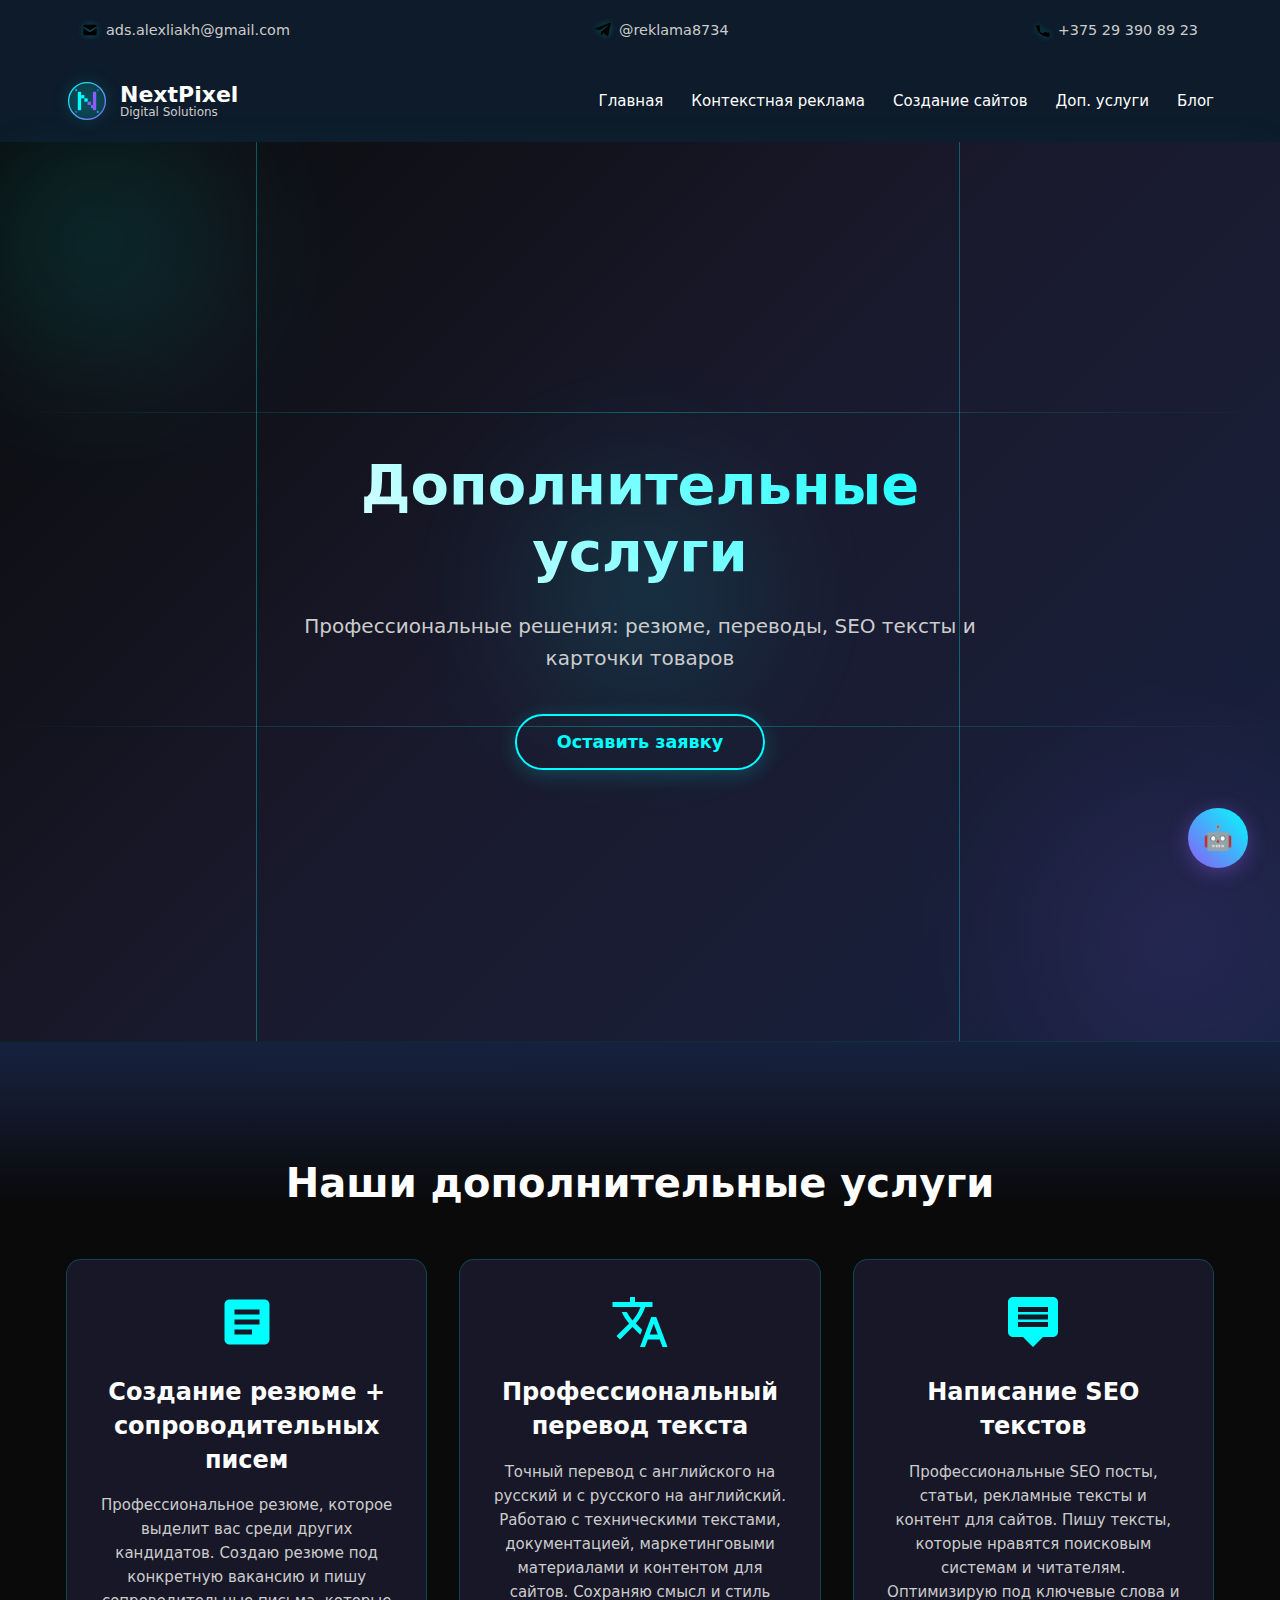
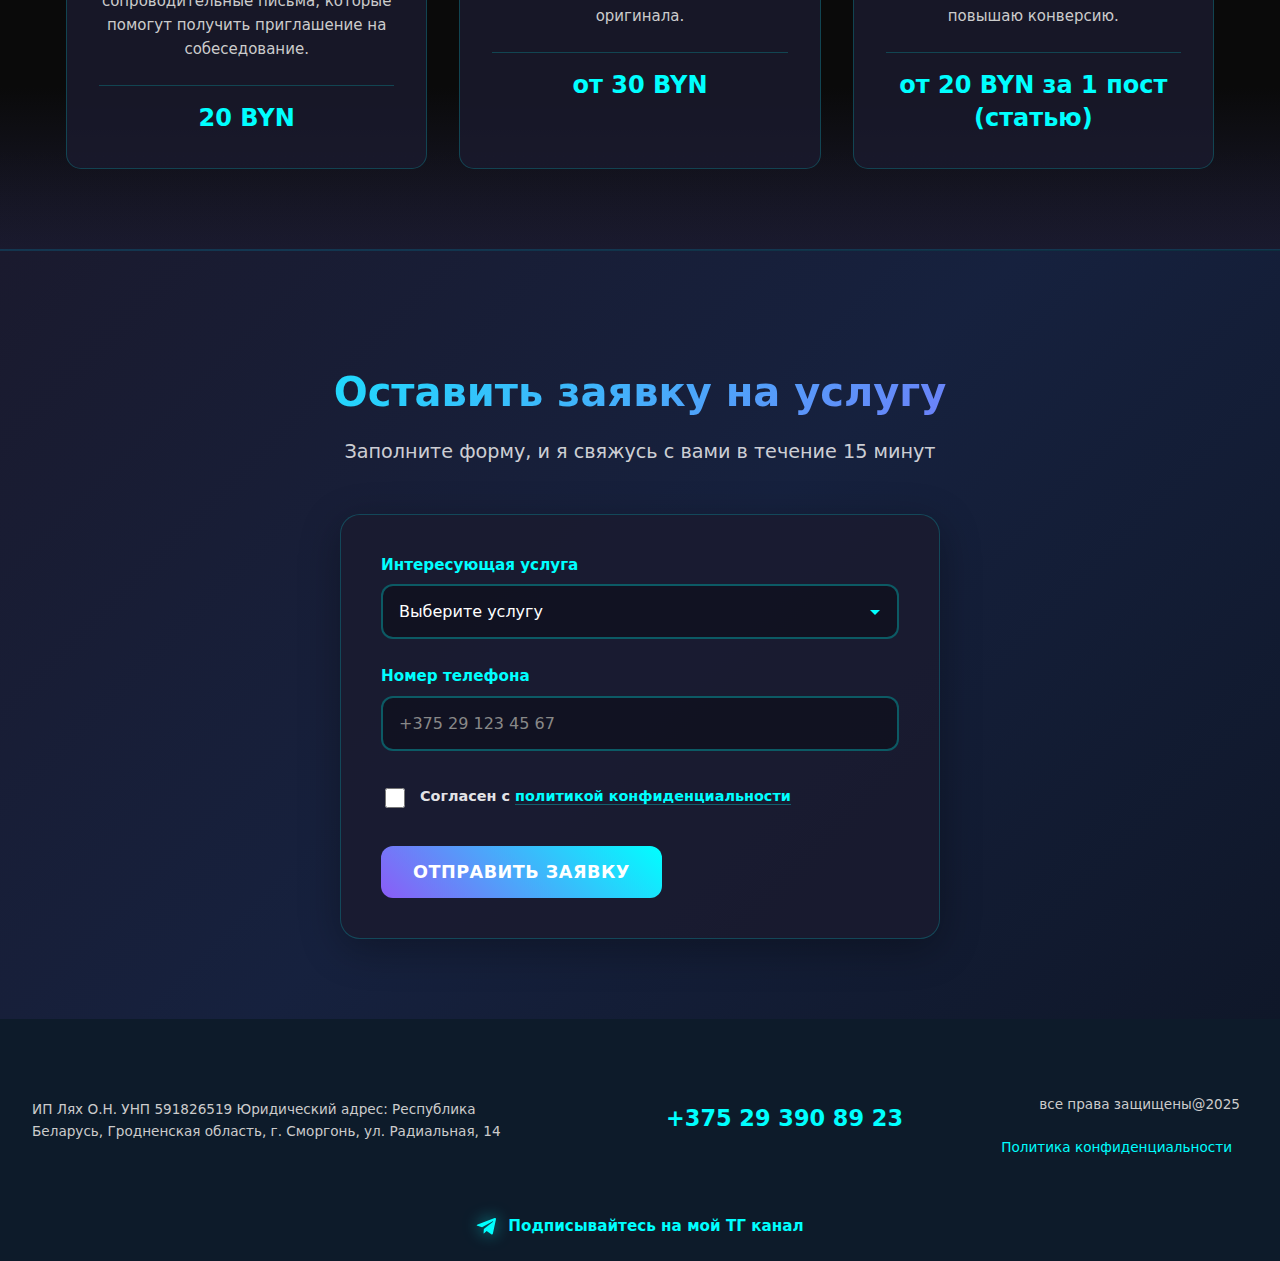
<file: dop.uslugi.html>
<!doctype html>
<html lang="ru">
<head>
  <!-- Yandex.Metrika counter -->
  <script type="text/javascript">
      (function(m,e,t,r,i,k,a){
          m[i]=m[i]||function(){(m[i].a=m[i].a||[]).push(arguments)};
          m[i].l=1*new Date();
          for (var j = 0; j < document.scripts.length; j++) {if (document.scripts[j].src === r) { return; }}
          k=e.createElement(t),a=e.getElementsByTagName(t)[0],k.async=1,k.src=r,a.parentNode.insertBefore(k,a)
      })(window, document,'script','https://mc.yandex.ru/metrika/tag.js?id=104906448', 'ym');

      ym(104906448, 'init', {ssr:true, webvisor:true, clickmap:true, ecommerce:"dataLayer", accurateTrackBounce:true, trackLinks:true});
  </script>
  <noscript><div><img src="https://mc.yandex.ru/watch/104906448" style="position:absolute; left:-9999px;" alt="" /></div></noscript>
  <!-- /Yandex.Metrika counter -->
  <meta charset="utf-8" />
  <meta name="viewport" content="width=device-width, initial-scale=1" />
  <meta name="robots" content="index,follow,max-snippet:-1,max-image-preview:large,max-video-preview:-1" />
  <title>Дополнительные услуги | NextPixel - Резюме, переводы, SEO тексты, карточки товаров</title>
  <meta name="description" content="Профессиональные дополнительные услуги: создание резюме и сопроводительных писем, переводы с английского на русский, написание SEO текстов и создание карточек товаров. NextPixel - качественные решения для вашего бизнеса.">
  <meta name="keywords" content="создание резюме, сопроводительные письма, перевод текста, SEO тексты, карточки товаров, копирайтинг, NextPixel">
  <link rel="canonical" href="https://nextpixel.ru/dop.uslugi.html">
  <link rel="alternate" hreflang="ru-BY" href="https://nextpixel.ru/dop.uslugi.html">
  <link rel="alternate" hreflang="ru-RU" href="https://nextpixel.ru/dop.uslugi.html">
  <link rel="alternate" hreflang="x-default" href="https://nextpixel.ru/dop.uslugi.html">
  <meta name="geo.region" content="BY-HR">
  <meta name="geo.placename" content="Сморгонь, Беларусь">
  <meta name="geo.position" content="54.48;26.40">
  <meta name="ICBM" content="54.48, 26.40">
  
  <!-- Open Graph / Facebook -->
  <meta property="og:type" content="website">
  <meta property="og:url" content="https://nextpixel.ru/dop.uslugi.html">
  <meta property="og:title" content="Дополнительные услуги | NextPixel">
  <meta property="og:description" content="Создание резюме, переводы, SEO тексты и карточки товаров. Профессиональные дополнительные услуги для вашего бизнеса.">
  <meta property="og:image" content="https://nextpixel.ru/images/hero.png">
  <meta property="og:image:alt" content="NextPixel — дополнительные услуги">
  <meta property="og:locale" content="ru_BY">
  <meta property="og:locale:alternate" content="ru_RU">
  
  <!-- Twitter -->
  <meta property="twitter:card" content="summary_large_image">
  <meta property="twitter:url" content="https://nextpixel.ru/dop.uslugi.html">
  <meta property="twitter:title" content="Дополнительные услуги | NextPixel">
  <meta property="twitter:description" content="Создание резюме, переводы, SEO тексты и карточки товаров. Профессиональные дополнительные услуги.">
  <meta property="twitter:image" content="https://nextpixel.ru/images/hero.png">
  <meta name="twitter:creator" content="@reklama8734">
  <meta name="twitter:site" content="@reklama8734">
  
  <!-- Favicons for maximum browser compatibility -->
  <link rel="icon" type="image/png" sizes="32x32" href="images/favicon-32x32.png">
  <link rel="icon" type="image/png" sizes="16x16" href="images/favicon-16x16.png">
  <link rel="icon" type="image/webp" href="images/favicon.webp">
  <link rel="shortcut icon" href="images/favicon.ico">
  <link rel="stylesheet" href="style.css?v=2.0" />
  <script src="script.js" defer></script>
</head>
<body>
  <!-- Верхняя полоска -->
  <div class="topbar">
    <div class="container">
      <a class="topitem" href="mailto:support@homefort-systems.dev" aria-label="email">
        <span class="icn" aria-hidden="true">
          <!-- mail -->
          <svg viewBox="0 0 24 24"><path d="M2 6a2 2 0 0 1 2-2h16a2 2 0 0 1 2 2v.3l-10 6-10-6V6zm0 3.2V18a2 2 0 0 0 2 2h16a2 2 0 0 0 2-2V9.2l-9.3 5.6a2 2 0 0 1-2.1 0L2 9.2z"/></svg>
        </span>
        ads.alexliakh@gmail.com
      </a>

      <a class="topitem" href="https://t.me/reklama8734" target="_blank" rel="noopener" aria-label="telegram">
        <span class="icn" aria-hidden="true">
          <!-- telegram -->
          <svg viewBox="0 0 24 24"><path d="M9.032 14.27l-.396 5.593c.566 0 .812-.243 1.106-.532l2.663-2.56 5.515 4.036c1.012.56 1.73.266 1.989-.936l3.607-16.908c.328-1.523-.55-2.12-1.528-1.748L1.565 8.87c-1.48.578-1.458 1.403-.252 1.78l5.572 1.742L19.27 5.38c.64-.389 1.22-.173.742.25z"/></svg>
        </span>
        @reklama8734
      </a>

      <a class="topitem" href="tel:+375293908923" aria-label="phone">
        <span class="icn" aria-hidden="true">
          <!-- phone -->
          <svg viewBox="0 0 24 24"><path d="M6.6 10.8a15 15 0 0 0 6.6 6.6l2.2-2.2a1.5 1.5 0 0 1 1.5-.36c1.6.53 3.3.82 5 .86a1.5 1.5 0 0 1 1.5 1.5V21a1.5 1.5 0 0 1-1.5 1.5A19.5 19.5 0 0 1 3 6.5 1.5 1.5 0 0 1 4.5 5H7a1.5 1.5 0 0 1 1.5 1.5c.04 1.7.33 3.4.86 5a1.5 1.5 0 0 1-.36 1.5l-2.38 2.8z"/></svg>
        </span>
        +375 29 390 89 23
      </a>
    </div>
  </div>

  <!-- хедер как на остальных страницах -->
  <header class="header">
    <div class="container header-inner">
      <a class="brand" href="index.html" aria-label="На главную">
        <span class="brand-mark" aria-hidden="true">
          <!-- NextPixel Logo -->
          <svg viewBox="0 0 64 64" style="filter: drop-shadow(0 0 8px rgba(0, 255, 255, 0.4));">
            <defs>
              <linearGradient id="pixelGrad" x1="0%" y1="0%" x2="100%" y2="100%">
                <stop offset="0%" style="stop-color:#00ffff;stop-opacity:1" />
                <stop offset="100%" style="stop-color:#8b5cf6;stop-opacity:1" />
              </linearGradient>
            </defs>
            <!-- Фоновый круг с обводкой -->
            <circle cx="32" cy="32" r="28" fill="rgba(0, 255, 255, 0.1)" stroke="url(#pixelGrad)" stroke-width="2"/>
            <!-- Буква N из пикселей (большая и четкая) -->
            <rect x="18" y="18" width="5" height="28" fill="#00ffff"/>
            <rect x="23" y="23" width="5" height="5" fill="#00ffff"/>
            <rect x="28" y="28" width="5" height="5" fill="#00ffff"/>
            <rect x="33" y="33" width="5" height="5" fill="#8b5cf6"/>
            <rect x="38" y="38" width="5" height="5" fill="#8b5cf6"/>
            <rect x="41" y="18" width="5" height="28" fill="#8b5cf6"/>
            <!-- Пиксельные точки для эффекта -->
            <rect x="14" y="14" width="3" height="3" fill="#00ffff" opacity="0.6"/>
            <rect x="47" y="14" width="3" height="3" fill="#8b5cf6" opacity="0.6"/>
            <rect x="14" y="47" width="3" height="3" fill="#8b5cf6" opacity="0.6"/>
            <rect x="47" y="47" width="3" height="3" fill="#00ffff" opacity="0.6"/>
          </svg>
        </span>
        <div class="brand-text">
          <strong>NextPixel</strong>
          <span>Digital Solutions</span>
        </div>
      </a>
      <!-- Гамбургер (чекбокс без JS) -->
      <input type="checkbox" id="nav-toggle" class="nav-toggle" aria-label="Открыть меню">
      <label for="nav-toggle" class="hamburger" aria-hidden="true">
        <span></span><span></span><span></span>
      </label>

      <!-- Оверлей для закрытия по тапу вне меню -->
      <label for="nav-toggle" class="backdrop" aria-hidden="true"></label>

      <nav class="nav" aria-label="Главное меню">
        <!-- Кнопка закрытия внутри меню -->
        <label for="nav-toggle" class="nav-close" aria-label="Закрыть меню">✕</label>
        <ul>
          <li><a href="index.html">Главная</a></li>
          <li><a href="ads.html">Контекстная реклама</a></li>
          <li><a href="website.creation.html">Создание сайтов</a></li>
          <li><a href="dop.uslugi.html">Доп. услуги</a></li>
          <li><a href="blog.html">Блог</a></li>
        </ul>
      </nav>
    </div>
  </header>

  <main>
    <!-- HERO в футуристическом стиле -->
    <section class="hero-futuristic">
      <div class="hero-bg">
        <div class="animated-bg">
          <div class="particle"></div>
          <div class="particle"></div>
          <div class="particle"></div>
          <div class="particle"></div>
          <div class="particle"></div>
          <div class="orb orb-1"></div>
          <div class="orb orb-2"></div>
          <div class="orb orb-3"></div>
          <div class="geometric-lines">
            <div class="line line-1"></div>
            <div class="line line-2"></div>
            <div class="line line-3"></div>
            <div class="line line-4"></div>
          </div>
        </div>
      </div>
      <div class="container">
        <div class="hero-content">
          <h1 class="hero-title">Дополнительные услуги</h1>
          <p class="hero-subtitle">Профессиональные решения: резюме, переводы, SEO тексты и карточки товаров</p>
          <div class="hero-buttons">
            <button class="cta-button cta-secondary" id="leave-request-btn">Оставить заявку</button>
          </div>
        </div>
      </div>
    </section>

    <!-- Блок с карточками услуг -->
    <section class="services-futuristic">
      <div class="container">
        <h2 class="services-title">Наши дополнительные услуги</h2>
        <div class="services-grid">
          <div class="service-card">
            <div class="service-icon">
              <svg viewBox="0 0 24 24" fill="currentColor">
                <path d="M19 3H5c-1.1 0-2 .9-2 2v14c0 1.1.9 2 2 2h14c1.1 0 2-.9 2-2V5c0-1.1-.9-2-2-2zm-5 14H7v-2h7v2zm3-4H7v-2h10v2zm0-4H7V7h10v2z"/>
              </svg>
            </div>
            <h3>Создание резюме + сопроводительных писем</h3>
            <p>Профессиональное резюме, которое выделит вас среди других кандидатов. Создаю резюме под конкретную вакансию и пишу сопроводительные письма, которые помогут получить приглашение на собеседование.</p>
            <div class="service-price">20 BYN</div>
          </div>
          
          <div class="service-card">
            <div class="service-icon">
              <svg viewBox="0 0 24 24" fill="currentColor">
                <path d="M12.87 15.07l-2.54-2.51.03-.03c1.74-1.94 2.98-4.17 3.71-6.53H17V4h-7V2H8v2H1v1.99h11.17C11.5 7.92 10.44 9.75 9 11.35 8.07 10.32 7.3 9.19 6.69 8h-2c.73 1.63 1.73 3.17 2.98 4.56l-5.09 5.02L4 19l5-5 3.11 3.11.76-2.04zM18.5 10h-2L12 22h2l1.12-3h4.75L21 22h2l-4.5-12zm-2.62 7l1.62-4.33L19.12 17h-3.24z"/>
              </svg>
            </div>
            <h3>Профессиональный перевод текста</h3>
            <p>Точный перевод с английского на русский и с русского на английский. Работаю с техническими текстами, документацией, маркетинговыми материалами и контентом для сайтов. Сохраняю смысл и стиль оригинала.</p>
            <div class="service-price">от 30 BYN</div>
          </div>
          
          <div class="service-card">
            <div class="service-icon">
              <svg viewBox="0 0 24 24" fill="currentColor">
                <path d="M20 2H4c-1.1 0-2 .9-2 2v12c0 1.1.9 2 2 2h4l4 4 4-4h4c1.1 0 2-.9 2-2V4c0-1.1-.9-2-2-2zm-2 12H6v-2h12v2zm0-3H6V9h12v2zm0-3H6V6h12v2z"/>
              </svg>
            </div>
            <h3>Написание SEO текстов</h3>
            <p>Профессиональные SEO посты, статьи, рекламные тексты и контент для сайтов. Пишу тексты, которые нравятся поисковым системам и читателям. Оптимизирую под ключевые слова и повышаю конверсию.</p>
            <div class="service-price">от 20 BYN за 1 пост (статью)</div>
          </div>
        </div>
      </div>
    </section>

    <!-- Форма заявки -->
    <section class="additional-services-form-section">
      <div class="container">
        <h2 class="form-section-title">Оставить заявку на услугу</h2>
        <p class="form-section-subtitle">Заполните форму, и я свяжусь с вами в течение 15 минут</p>
        <form id="additional-services-form" class="additional-services-form">
          <div class="form-group">
            <label for="service-select">Интересующая услуга</label>
            <select id="service-select" name="service" class="form-select" required>
              <option value="">Выберите услугу</option>
              <option value="resume">Создание резюме + сопроводительных писем</option>
              <option value="translation">Профессиональный перевод текста с английского на русский и наоборот</option>
              <option value="seo-texts">Написание профессиональных SEO постов, статей, рекламных текстов и т.д.</option>
            </select>
            <span class="error-message" id="service-error"></span>
          </div>
          
          <div class="form-group">
            <label for="phone-input-form">Номер телефона</label>
            <input 
              type="tel" 
              id="phone-input-form" 
              name="phone" 
              class="form-input"
              placeholder="+375 29 123 45 67" 
              required
            />
            <span class="error-message" id="phone-error-form"></span>
          </div>
          
          <div class="form-group checkbox-group">
            <label class="checkbox-label">
              <input 
                type="checkbox" 
                id="privacy-checkbox-form" 
                name="privacy" 
                required
              />
              <span class="checkbox-text">
                Согласен с <a href="privacy.html" target="_blank" rel="noopener">политикой конфиденциальности</a>
              </span>
            </label>
            <span class="error-message" id="privacy-error-form"></span>
          </div>
          
          <button type="submit" class="submit-button">Отправить заявку</button>
        </form>
      </div>
    </section>
  </main>

<!-- ИИ виджет в футуристическом стиле -->
<div id="chat-widget" class="chat-widget-futuristic">
  <button class="chat-launcher-futuristic" aria-label="Открыть чат">🤖</button>

  <div class="chat-window-futuristic" aria-live="polite" aria-label="ИИ-консультант">
    <div class="chat-header-futuristic">
      <div class="chat-avatar-futuristic">🤖</div>
      <div class="chat-info-futuristic">
        <span class="chat-name-futuristic">ИИ-консультант</span>
        <span class="chat-status-futuristic">онлайн</span>
      </div>
      <button class="chat-close-futuristic" aria-label="Закрыть">✕</button>
    </div>

    <div class="chat-messages-futuristic" id="chat-messages">
      <div class="msg-futuristic bot">Привет! Я Анжела, Ваш ИИ-консультант. Чем могу помочь?</div>
    </div>

    <form class="chat-input-futuristic" id="chat-form">
      <input id="chat-text" type="text" placeholder="Напишите сообщение…" autocomplete="off" required />
      <button id="chat-send" type="submit">Отправить</button>
    </form>
  </div>
</div>

<!-- Модальное окно для формы -->
<div id="phone-modal" class="modal-overlay">
  <div class="modal-content">
    <button class="modal-close" aria-label="Закрыть">&times;</button>
    <h2 class="modal-title">Введите Ваш номер</h2>
    <p class="modal-subtitle">Мы свяжемся с вами в течении 15 минут</p>
    <form id="phone-form" class="phone-form">
      <div class="form-group">
        <label for="phone-input">Номер телефона</label>
        <input 
          type="tel" 
          id="phone-input" 
          name="phone" 
          placeholder="+375 29 123 45 67" 
          required
        />
        <span class="error-message" id="phone-error"></span>
      </div>
      
      <div class="form-group checkbox-group">
        <label class="checkbox-label">
          <input 
            type="checkbox" 
            id="privacy-checkbox" 
            name="privacy" 
            required
          />
          <span class="checkbox-text">
            Согласен с <a href="privacy.html" target="_blank" rel="noopener">политикой конфиденциальности</a>
          </span>
        </label>
        <span class="error-message" id="privacy-error"></span>
      </div>
      
      <button type="submit" class="submit-button">Отправить заявку</button>
    </form>
  </div>
</div>

  <!-- Вставь перед </body> -->
  <footer class="site-footer">
    <div class="footer-container">
      <div class="footer-left">
        <span>ИП Лях О.Н. УНП 591826519 Юридический адрес: Республика Беларусь, Гродненская область, г. Сморгонь, ул. Радиальная, 14</span>
      </div>

      <div class="footer-center">
        <a href="tel:+375293908923" class="phone">+375 29 390 89 23</a>
      </div>

      <div class="footer-right">
        <span>все права защищены@2025</span>
        <a href="privacy.html" class="privacy-link">Политика конфиденциальности</a>
      </div>
      <a href="https://t.me/n8n_ads_lab" class="tg-footer" target="_blank" rel="noopener" aria-label="Telegram">
        <svg viewBox="0 0 24 24" width="18" height="18" fill="currentColor" aria-hidden="true">
          <path d="M9.032 14.27l-.396 5.593c.566 0 .812-.243 1.106-.532l2.663-2.56 5.515 4.036c1.012.56 1.73.266 1.989-.936l3.607-16.908c.328-1.523-.55-2.12-1.528-1.748L1.565 8.87c-1.48.578-1.458 1.403-.252 1.78l5.572 1.742L19.27 5.38c.64-.389 1.22-.173.742.25z"/>
        </svg>
        <span>Подписывайтесь на мой&nbsp;ТГ канал</span>
      </a>
    </div>
  </footer>

</body>
</html>
</file>
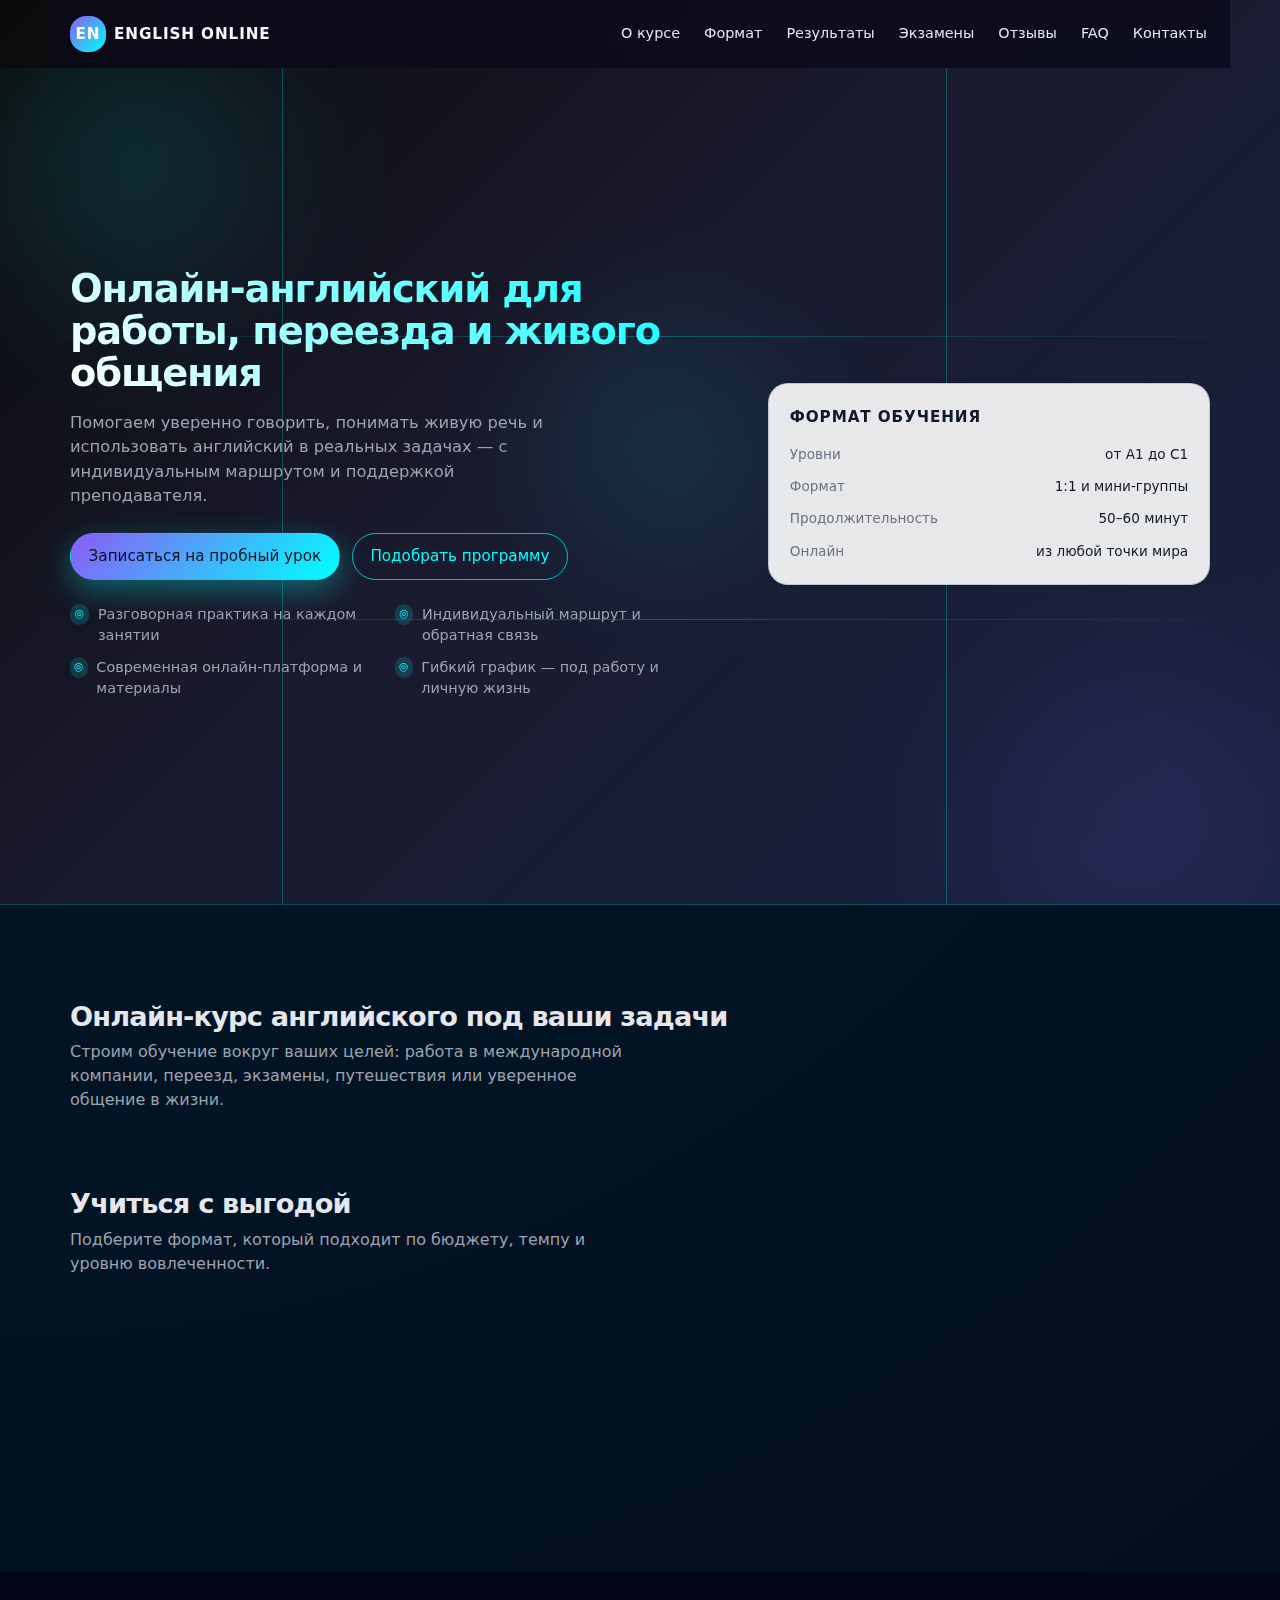
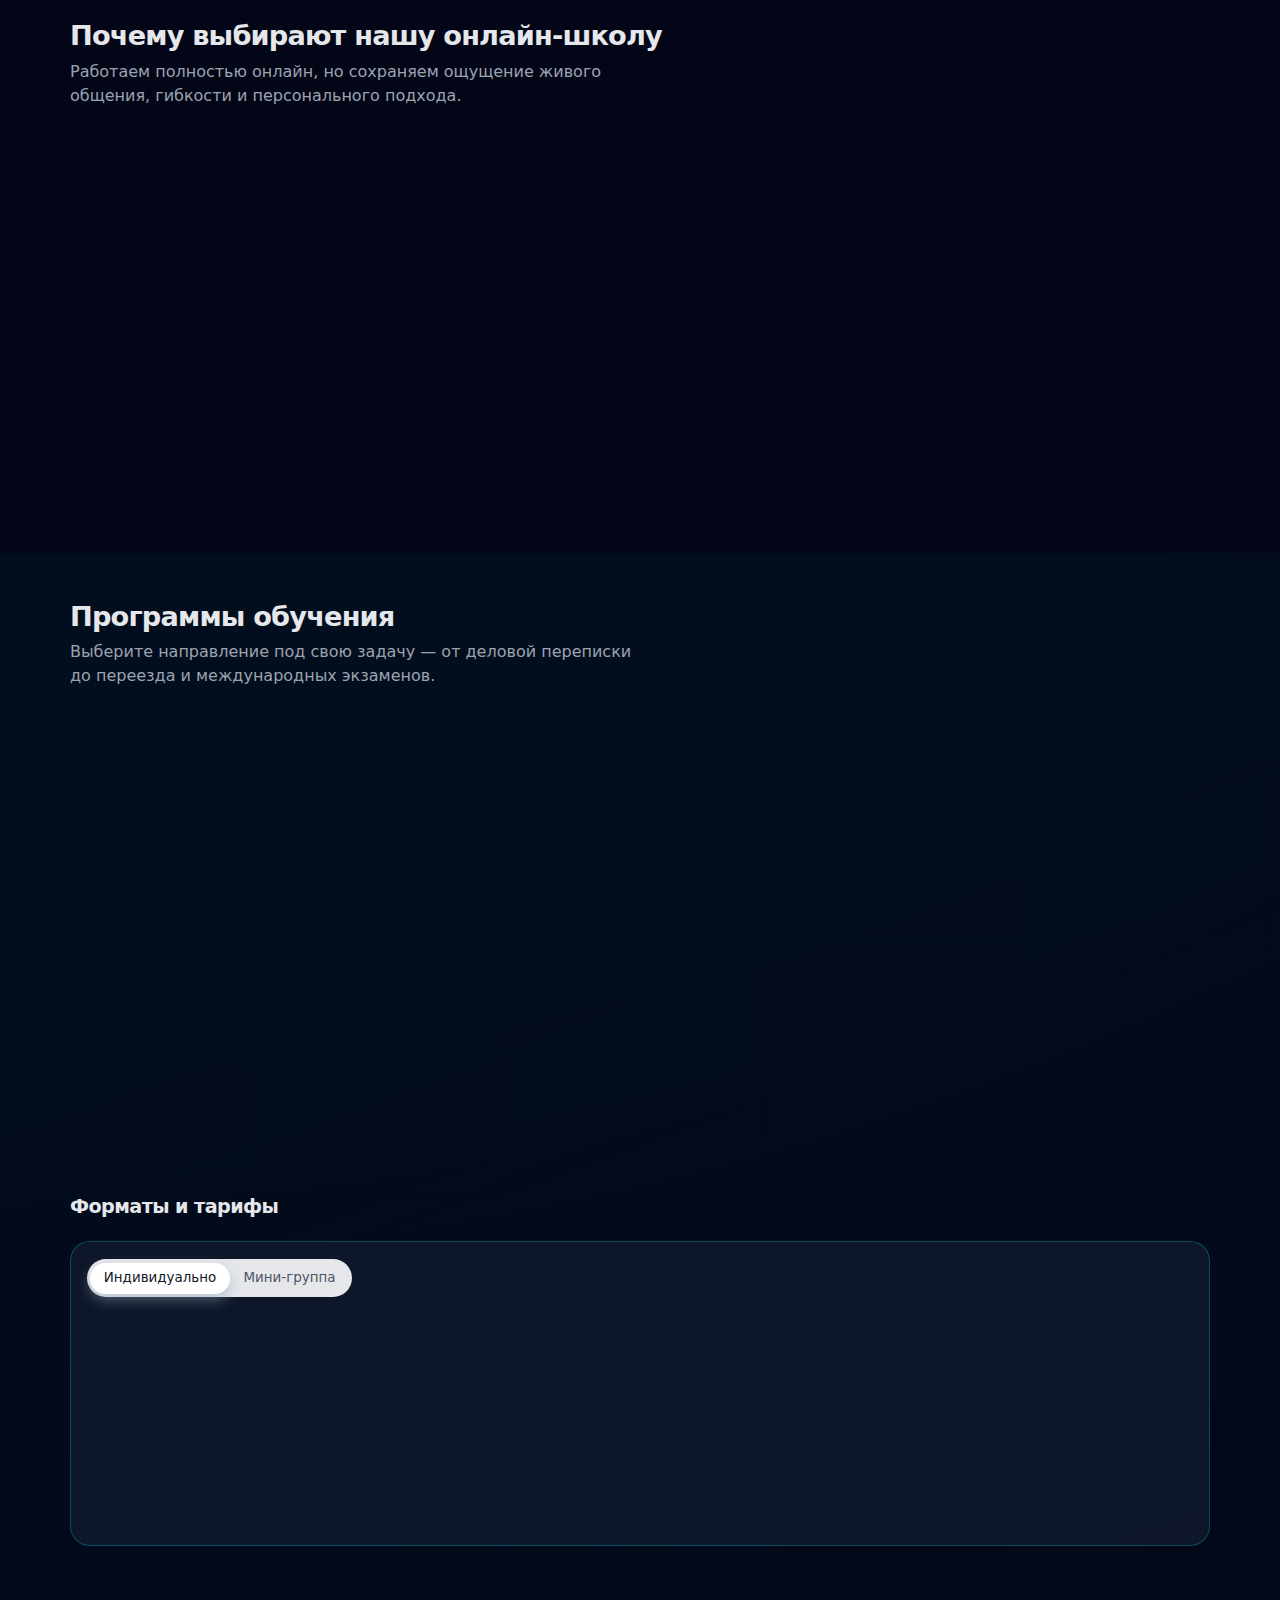
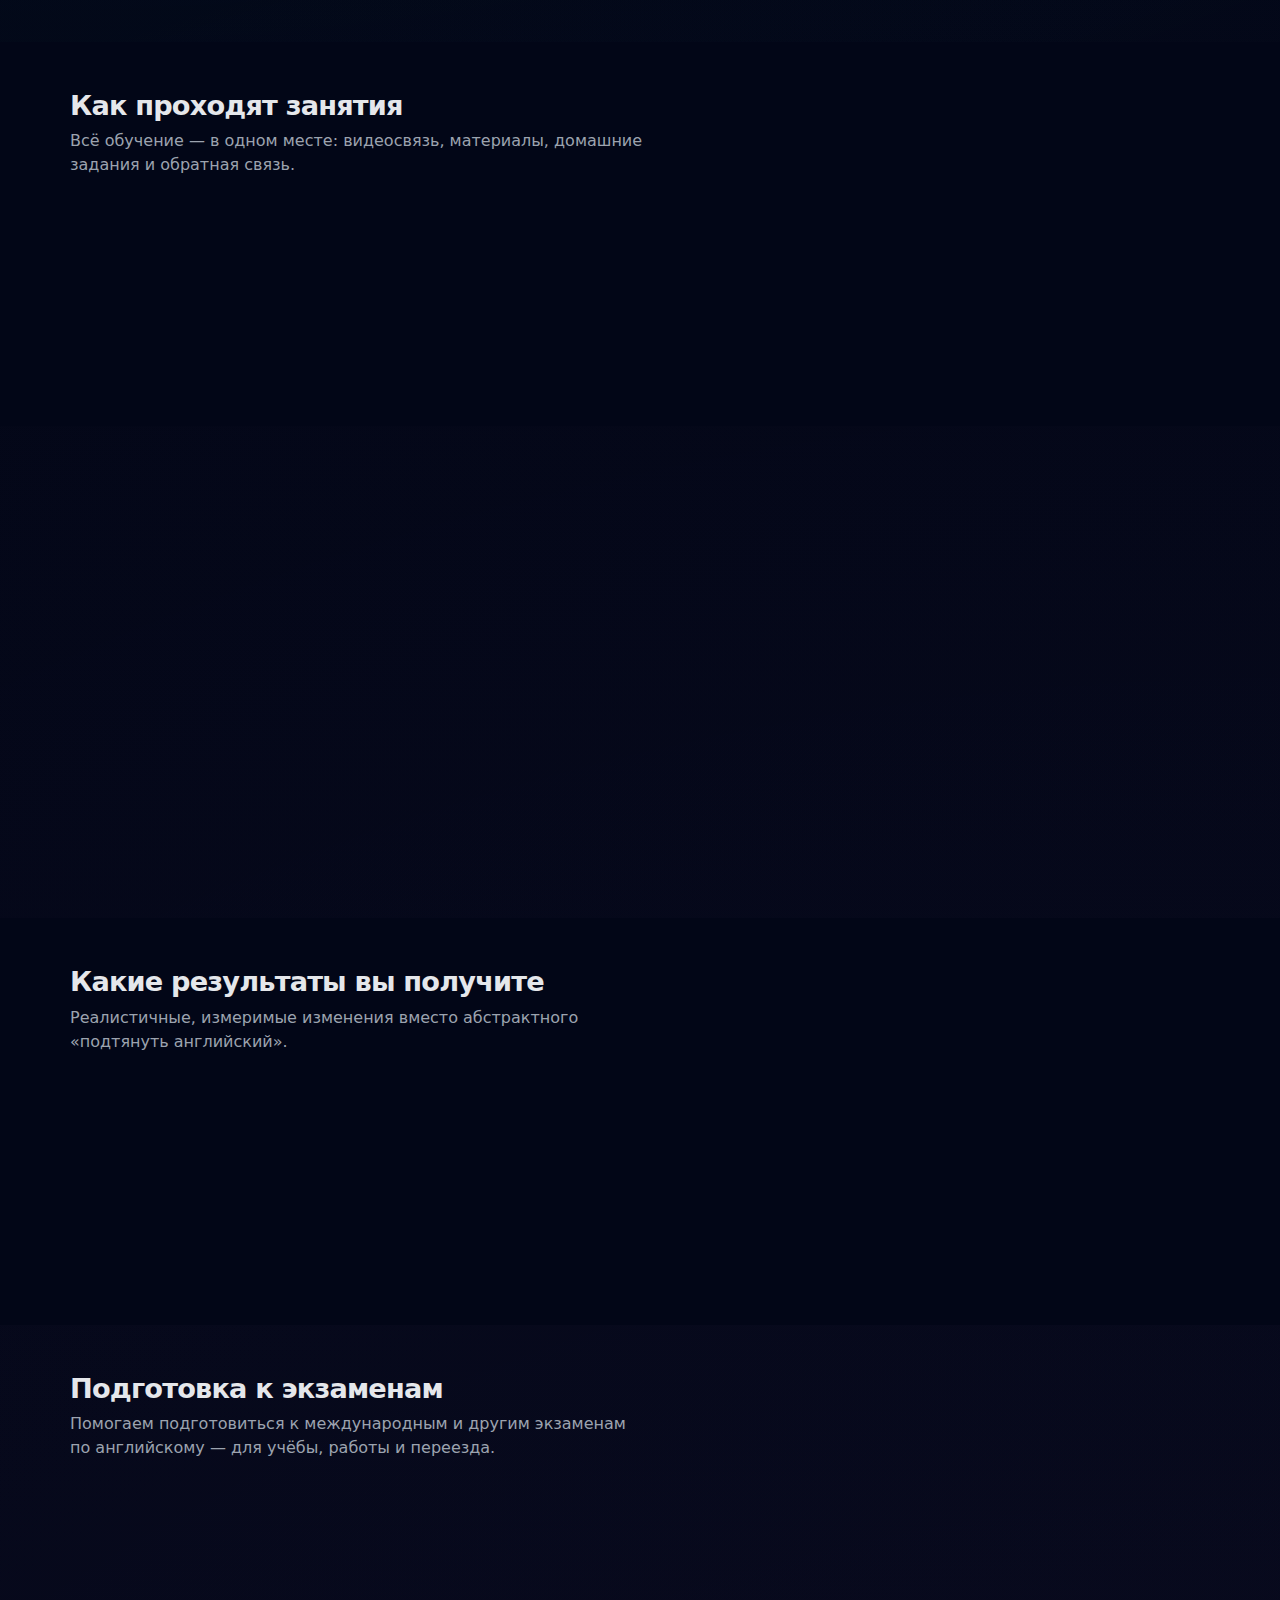
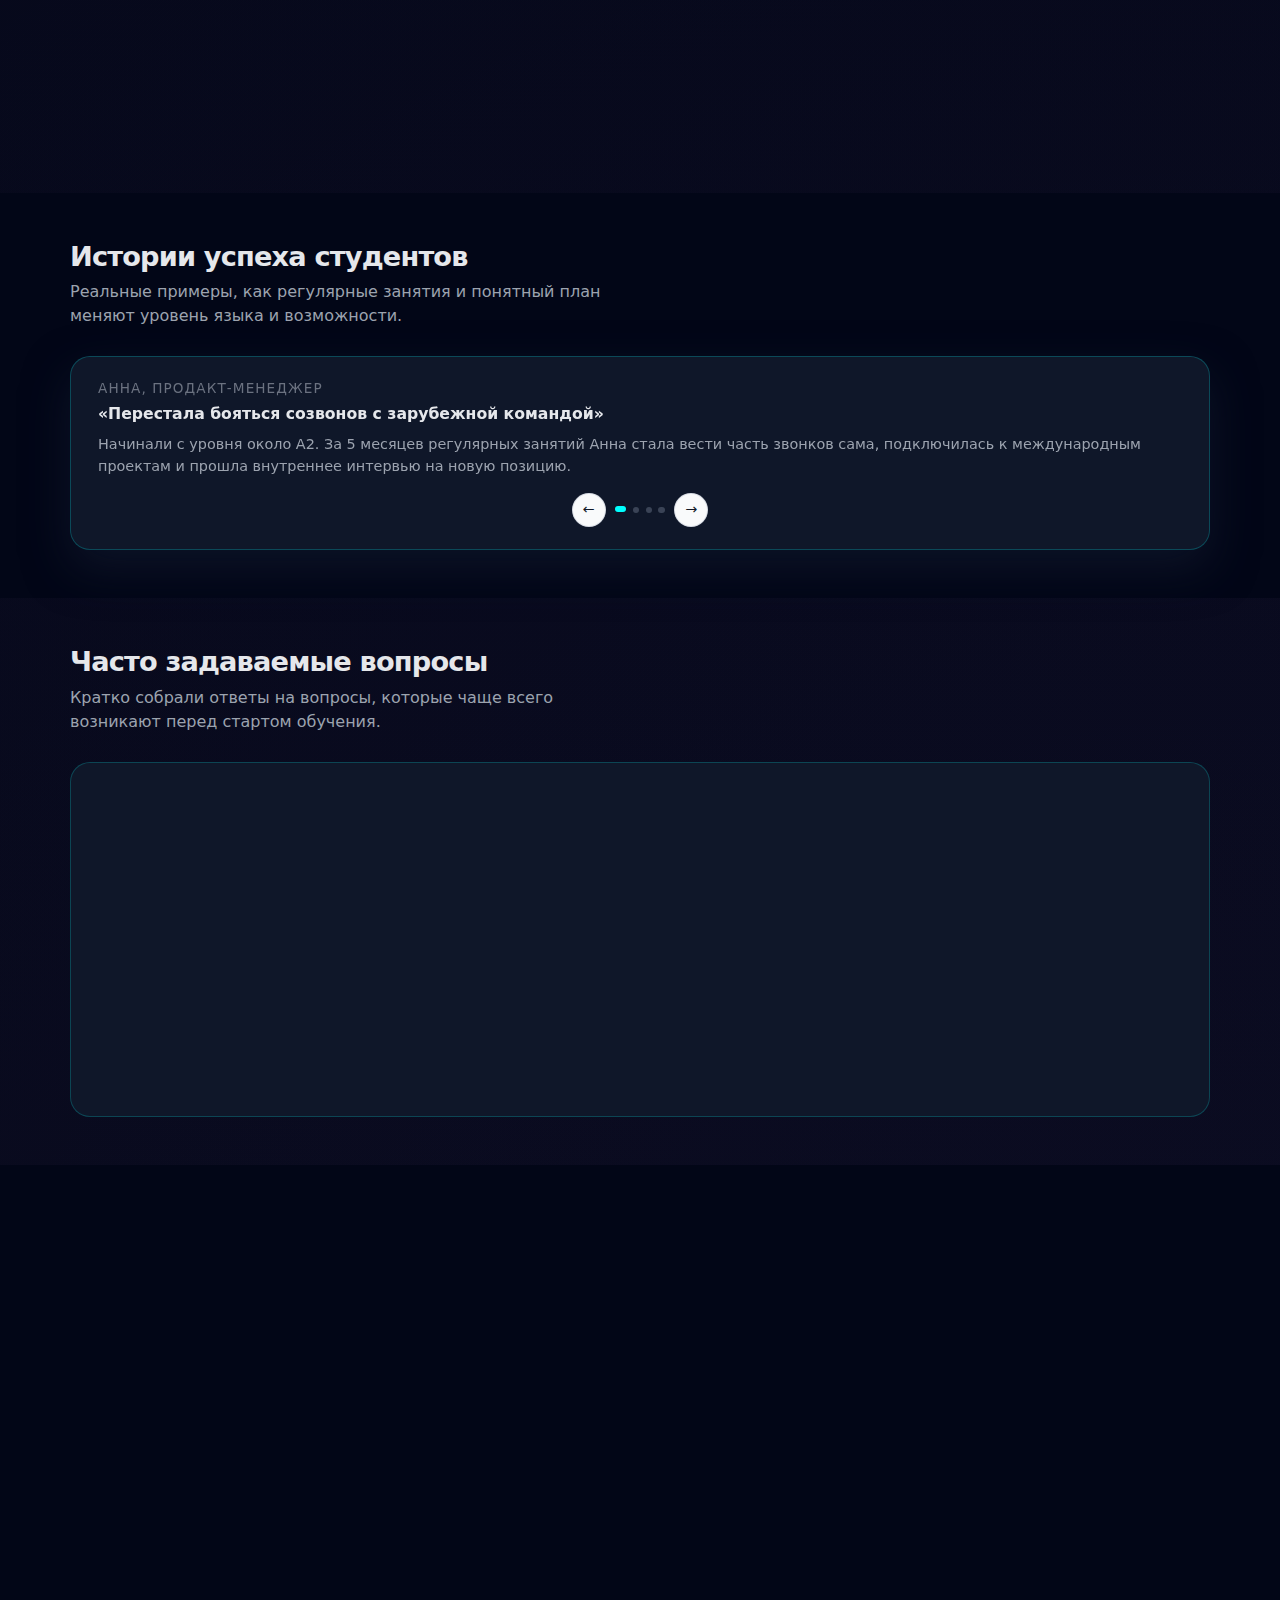
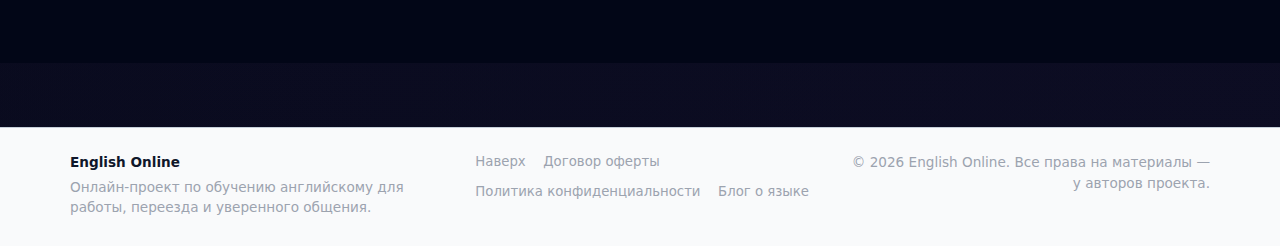
<file: englishonline.html>
<!DOCTYPE html>
<html lang="ru">
<head>
  <meta charset="UTF-8">
  <title>Онлайн-курс английского для взрослых и работы</title>
  <meta name="viewport" content="width=device-width, initial-scale=1">
  <meta name="description" content="Онлайн-курс английского с упором на разговорную практику и реальные задачи: работа, переезд, путешествия, экзамены.">
  <link rel="stylesheet" href="styleen.css">
</head>
<body class="page">
  <header class="site-header" id="top">
    <div class="container site-header__inner">
      <a href="#top" class="logo" aria-label="Логотип проекта English Online">
        <span class="logo__mark">EN</span>
        <span class="logo__text">English Online</span>
      </a>

      <button class="nav-toggle" type="button" aria-label="Открыть меню" aria-expanded="false">
        <span class="nav-toggle__line"></span>
        <span class="nav-toggle__line"></span>
      </button>

      <nav class="nav" aria-label="Основное меню">
        <ul class="nav__list">
          <li class="nav__item"><a href="#about" class="nav__link">О курсе</a></li>
          <li class="nav__item"><a href="#format" class="nav__link">Формат</a></li>
          <li class="nav__item"><a href="#results" class="nav__link">Результаты</a></li>
          <li class="nav__item"><a href="#exams" class="nav__link">Экзамены</a></li>
          <li class="nav__item"><a href="#reviews" class="nav__link">Отзывы</a></li>
          <li class="nav__item"><a href="#faq" class="nav__link">FAQ</a></li>
          <li class="nav__item"><a href="#contacts" class="nav__link">Контакты</a></li>
        </ul>
      </nav>
    </div>

    <section class="hero" aria-labelledby="hero-title">
      <div class="hero-bg-layer" aria-hidden="true">
        <div class="hero-bg-layer__inner">
          <span class="hero-particle"></span>
          <span class="hero-particle"></span>
          <span class="hero-particle"></span>
          <span class="hero-particle"></span>
          <span class="hero-particle"></span>
          <span class="hero-orb hero-orb--1"></span>
          <span class="hero-orb hero-orb--2"></span>
          <span class="hero-orb hero-orb--3"></span>
          <div class="hero-lines">
            <span class="hero-line hero-line--1"></span>
            <span class="hero-line hero-line--2"></span>
            <span class="hero-line hero-line--3"></span>
            <span class="hero-line hero-line--4"></span>
          </div>
        </div>
      </div>
      <div class="container hero__inner">
        <div class="hero__content">
          <h1 class="hero__title" id="hero-title">
            Онлайн-английский для работы, переезда и живого общения
          </h1>
          <p class="hero__subtitle">
            Помогаем уверенно говорить, понимать живую речь и использовать английский в реальных задачах —
            с индивидуальным маршрутом и поддержкой преподавателя.
          </p>
          <div class="hero__actions">
            <a href="#level-test" class="btn btn--primary" data-open-modal="callback">
              Записаться на пробный урок
            </a>
            <button class="btn btn--ghost" type="button" data-scroll-target="#programs">
              Подобрать программу
            </button>
          </div>
          <ul class="hero-benefits" aria-label="Ключевые преимущества курса">
            <li class="hero-benefits__item">
              <span class="hero-benefits__icon" aria-hidden="true">◎</span>
              <span class="hero-benefits__text">Разговорная практика на каждом занятии</span>
            </li>
            <li class="hero-benefits__item">
              <span class="hero-benefits__icon" aria-hidden="true">◎</span>
              <span class="hero-benefits__text">Индивидуальный маршрут и обратная связь</span>
            </li>
            <li class="hero-benefits__item">
              <span class="hero-benefits__icon" aria-hidden="true">◎</span>
              <span class="hero-benefits__text">Современная онлайн-платформа и материалы</span>
            </li>
            <li class="hero-benefits__item">
              <span class="hero-benefits__icon" aria-hidden="true">◎</span>
              <span class="hero-benefits__text">Гибкий график — под работу и личную жизнь</span>
            </li>
          </ul>
        </div>

        <aside class="hero-offer" aria-label="Краткая информация о формате">
          <h2 class="hero-offer__title">Формат обучения</h2>
          <ul class="hero-offer__list">
            <li class="hero-offer__item">
              <span class="hero-offer__label">Уровни</span>
              <span class="hero-offer__value">от A1 до C1</span>
            </li>
            <li class="hero-offer__item">
              <span class="hero-offer__label">Формат</span>
              <span class="hero-offer__value">1:1 и мини-группы</span>
            </li>
            <li class="hero-offer__item">
              <span class="hero-offer__label">Продолжительность</span>
              <span class="hero-offer__value">50–60 минут</span>
            </li>
            <li class="hero-offer__item">
              <span class="hero-offer__label">Онлайн</span>
              <span class="hero-offer__value">из любой точки мира</span>
            </li>
          </ul>
        </aside>
      </div>
    </section>
  </header>

  <main class="page-main">
    <section class="section" id="about" aria-labelledby="about-title">
      <div class="container">
        <div class="section__header">
          <h2 class="section__title" id="about-title">Онлайн-курс английского под ваши задачи</h2>
          <p class="section__subtitle">
            Строим обучение вокруг ваших целей: работа в международной компании, переезд, экзамены,
            путешествия или уверенное общение в жизни.
          </p>
        </div>

        <section class="section section--sub" aria-labelledby="offer-title">
          <div class="section__header section__header--compact">
            <h2 class="section__title" id="offer-title">Учиться с выгодой</h2>
            <p class="section__subtitle">
              Подберите формат, который подходит по бюджету, темпу и уровню вовлеченности.
            </p>
          </div>

          <div class="offer-grid">
            <article class="offer-card">
              <h3 class="offer-card__title">Скидка на старт</h3>
              <p class="offer-card__badge">−20% на первые 4 занятия</p>
              <p class="offer-card__text">
                Спокойно познакомьтесь с форматом и преподавателем, прежде чем переходить к регулярным занятиям.
              </p>
            </article>

            <article class="offer-card">
              <h3 class="offer-card__title">Пробный урок</h3>
              <p class="offer-card__badge">Бесплатно</p>
              <p class="offer-card__text">
                Определим текущий уровень, разберём запрос и предложим оптимальную программу обучения.
              </p>
            </article>

            <article class="offer-card">
              <h3 class="offer-card__title">Разговорный клуб</h3>
              <p class="offer-card__badge">В подарок</p>
              <p class="offer-card__text">
                Дополнительная практика в мини-группах: обсуждаем актуальные темы и тренируем спонтанную речь.
              </p>
            </article>

            <article class="offer-card">
              <h3 class="offer-card__title">Бонусные материалы</h3>
              <p class="offer-card__badge">для самостоятельной работы</p>
              <p class="offer-card__text">
                Подборки заданий, полезных фраз и чек-листов, чтобы закреплять материал между занятиями.
              </p>
            </article>
          </div>
        </section>
      </div>
    </section>

    <section class="section section--muted" aria-labelledby="why-title">
      <div class="container">
        <div class="section__header">
          <h2 class="section__title" id="why-title">Почему выбирают нашу онлайн-школу</h2>
          <p class="section__subtitle">
            Работаем полностью онлайн, но сохраняем ощущение живого общения, гибкости и персонального подхода.
          </p>
        </div>

        <div class="features-grid">
          <article class="feature-card">
            <div class="feature-card__icon" aria-hidden="true">⏱</div>
            <h3 class="feature-card__title">Гибкое расписание</h3>
            <p class="feature-card__text">
              Занимайтесь до или после работы, в будни или выходные — подстроим график под вашу нагрузку.
            </p>
          </article>

          <article class="feature-card">
            <div class="feature-card__icon" aria-hidden="true">🌍</div>
            <h3 class="feature-card__title">Носители и русскоязычные</h3>
            <p class="feature-card__text">
              Комбинируем занятия с носителями и русскоязычными преподавателями, чтобы было и понятно, и полезно.
            </p>
          </article>

          <article class="feature-card">
            <div class="feature-card__icon" aria-hidden="true">🎯</div>
            <h3 class="feature-card__title">Индивидуальный маршрут</h3>
            <p class="feature-card__text">
              План строится от ваших целей: собеседование, переезд, конкретный экзамен или чувство уверенности.
            </p>
          </article>

          <article class="feature-card">
            <div class="feature-card__icon" aria-hidden="true">🤝</div>
            <h3 class="feature-card__title">Живое комьюнити</h3>
            <p class="feature-card__text">
              Закрытый чат, разговорные встречи и активность между уроками поддерживают мотивацию.
            </p>
          </article>

          <article class="feature-card">
            <div class="feature-card__icon" aria-hidden="true">💬</div>
            <h3 class="feature-card__title">Разговорный фокус</h3>
            <p class="feature-card__text">
              Больше говорения и практики: минимально «теории ради теории», максимум живых задач и кейсов.
            </p>
          </article>

          <article class="feature-card">
            <div class="feature-card__icon" aria-hidden="true">📈</div>
            <h3 class="feature-card__title">Измеримый прогресс</h3>
            <p class="feature-card__text">
              Отслеживаем рост по чек-листам и мини-тестам, чтобы вы видели реальные изменения в уровне.
            </p>
          </article>
        </div>
      </div>
    </section>

    <section class="section" id="programs" aria-labelledby="programs-title">
      <div class="container">
        <div class="section__header">
          <h2 class="section__title" id="programs-title">Программы обучения</h2>
          <p class="section__subtitle">
            Выберите направление под свою задачу — от деловой переписки до переезда и международных экзаменов.
          </p>
        </div>

        <div class="programs-grid">
          <article class="program-card">
            <h3 class="program-card__title">Бизнес-английский</h3>
            <p class="program-card__text">
              Встречи, письма, переговоры и презентации на английском — для специалистов и руководителей.
            </p>
            <button class="program-card__btn" type="button" data-open-modal="callback">
              Выбрать формат
            </button>
          </article>

          <article class="program-card">
            <h3 class="program-card__title">Для путешествий</h3>
            <p class="program-card__text">
              Отелi, аэропорты, кафе и незапланированные ситуации — чувствуйте себя увереннее в любой стране.
            </p>
            <button class="program-card__btn" type="button" data-open-modal="callback">
              Выбрать формат
            </button>
          </article>

          <article class="program-card">
            <h3 class="program-card__title">Для экзаменов</h3>
            <p class="program-card__text">
              Структурированная подготовка к международным и вступительным экзаменам по английскому.
            </p>
            <button class="program-card__btn" type="button" data-scroll-target="#exams">
              Подробнее
            </button>
          </article>

          <article class="program-card">
            <h3 class="program-card__title">Для переезда</h3>
            <p class="program-card__text">
              Фокус на бытовой коммуникации, работе, документах и адаптации в новой стране.
            </p>
            <button class="program-card__btn" type="button" data-open-modal="callback">
              Выбрать формат
            </button>
          </article>

          <article class="program-card">
            <h3 class="program-card__title">Для детей и подростков</h3>
            <p class="program-card__text">
              Интерактивные уроки, чтобы сделать язык привычной частью учебы и повседневности.
            </p>
            <button class="program-card__btn" type="button" data-open-modal="callback">
              Выбрать формат
            </button>
          </article>

          <article class="program-card">
            <h3 class="program-card__title">Индивидуальные занятия</h3>
            <p class="program-card__text">
              Максимальная гибкость и внимание к деталям — всё время урока принадлежит только вам.
            </p>
            <button class="program-card__btn" type="button" data-open-modal="callback">
              Выбрать формат
            </button>
          </article>
        </div>

        <section class="section section--sub" aria-labelledby="pricing-title">
          <div class="section__header section__header--compact">
            <h2 class="section__title section__title--small" id="pricing-title">Форматы и тарифы</h2>
          </div>

          <div class="pricing">
            <div class="pricing-toggle" role="tablist" aria-label="Переключение форматов занятий">
              <button
                class="pricing-toggle__btn pricing-toggle__btn--active"
                type="button"
                role="tab"
                aria-selected="true"
                data-pricing-target="solo"
              >
                Индивидуально
              </button>
              <button
                class="pricing-toggle__btn"
                type="button"
                role="tab"
                aria-selected="false"
                data-pricing-target="group"
              >
                Мини-группа
              </button>
            </div>

            <div class="pricing-grid">
              <article class="pricing-card" data-pricing-panel="solo">
                <h3 class="pricing-card__title">1:1 с преподавателем</h3>
                <p class="pricing-card__price">от 2 500 ₽ за занятие</p>
                <ul class="pricing-card__list">
                  <li>Маршрут под ваши цели и уровень</li>
                  <li>Гибкий график и переносы по договоренности</li>
                  <li>Подробная обратная связь после урока</li>
                </ul>
                <button class="btn btn--primary btn--full" type="button" data-open-modal="callback">
                  Оставить заявку
                </button>
              </article>

              <article class="pricing-card pricing-card--hidden" data-pricing-panel="group">
                <h3 class="pricing-card__title">Мини-группа 3–5 человек</h3>
                <p class="pricing-card__price">от 1 400 ₽ за занятие</p>
                <ul class="pricing-card__list">
                  <li>Живые обсуждения и работа в парах</li>
                  <li>Сбалансированная нагрузка и поддержка группы</li>
                  <li>Удобный формат, чтобы не бросать обучение</li>
                </ul>
                <button class="btn btn--primary btn--full" type="button" data-open-modal="callback">
                  Присоединиться
                </button>
              </article>
            </div>
          </div>
        </section>
      </div>
    </section>

    <section class="section section--muted" id="format" aria-labelledby="format-title">
      <div class="container">
        <div class="section__header">
          <h2 class="section__title" id="format-title">Как проходят занятия</h2>
          <p class="section__subtitle">
            Всё обучение — в одном месте: видеосвязь, материалы, домашние задания и обратная связь.
          </p>
        </div>

        <div class="format-grid">
          <article class="format-item">
            <h3 class="format-item__title">Интерактивная платформа</h3>
            <p class="format-item__text">
              Видео, задания, карточки и тренажёры в одном интерфейсе — ничего не нужно устанавливать.
            </p>
          </article>

          <article class="format-item">
            <h3 class="format-item__title">Программа под ваши цели</h3>
            <p class="format-item__text">
              Учитываем запрос, уровень и сроки — разбиваем путь на понятные этапы с измеримыми результатами.
            </p>
          </article>

          <article class="format-item">
            <h3 class="format-item__title">Преподаватели</h3>
            <p class="format-item__text">
              Опытные русскоязычные специалисты и носители языка — для баланса комфорта и языковой среды.
            </p>
          </article>

          <article class="format-item">
            <h3 class="format-item__title">Формат уроков</h3>
            <p class="format-item__text">
              50–60 минут онлайн: говорение, разбор ошибок, работа с текстами, аудированием и жизненными ситуациями.
            </p>
          </article>
        </div>
      </div>
    </section>

    <section class="section" id="level-test" aria-labelledby="level-test-title">
      <div class="container level-test">
        <div class="level-test__content">
          <h2 class="section__title" id="level-test-title">Определите уровень английского</h2>
          <p class="section__subtitle">
            Бесплатно оценим текущий уровень, разберём цели и предложим понятный план обучения.
          </p>

          <form class="form" data-validate novalidate>
            <div class="form__row">
              <div class="form__field">
                <label class="form__label" for="test-name">Имя</label>
                <input
                  class="form__input"
                  type="text"
                  id="test-name"
                  name="name"
                  autocomplete="name"
                  required
                >
                <p class="form__error" data-error-for="name"></p>
              </div>
            </div>

            <div class="form__field">
              <label class="form__label" for="test-phone">Телефон</label>
              <input
                class="form__input"
                type="tel"
                id="test-phone"
                name="phone"
                inputmode="tel"
                placeholder="+375 (__) ___-__-__"
                autocomplete="tel"
                required
              >
              <p class="form__error" data-error-for="phone"></p>
            </div>

            <button class="btn btn--primary" type="submit">
              Узнать свой уровень
            </button>

            <p class="form__note">
              Отправляя форму, вы подтверждаете, что согласны на обработку контактных данных
              для связи по вопросам обучения.
            </p>
            <p class="form__success" aria-live="polite"></p>
          </form>
        </div>
      </div>
    </section>

    <section class="section section--muted" id="results" aria-labelledby="results-title">
      <div class="container">
        <div class="section__header">
          <h2 class="section__title" id="results-title">Какие результаты вы получите</h2>
          <p class="section__subtitle">
            Реалистичные, измеримые изменения вместо абстрактного «подтянуть английский».
          </p>
        </div>

        <div class="results-grid">
          <article class="result-card">
            <h3 class="result-card__title">Начнёте говорить увереннее</h3>
            <p class="result-card__text">
              Через несколько месяцев регулярных занятий вы перестанете «застревать» и подбирать слова по минуте.
            </p>
          </article>

          <article class="result-card">
            <h3 class="result-card__title">Повысите общий уровень</h3>
            <p class="result-card__text">
              Планомерно пройдёте шаги от текущего уровня к следующему — с промежуточными проверками прогресса.
            </p>
          </article>

          <article class="result-card">
            <h3 class="result-card__title">Сдадите нужный экзамен</h3>
            <p class="result-card__text">
              Отработаете формат заданий, стратегии и критерии оценивания, чтобы чувствовать себя увереннее на экзамене.
            </p>
          </article>

          <article class="result-card">
            <h3 class="result-card__title">Используете язык в жизни и работе</h3>
            <p class="result-card__text">
              Письма, созвоны, интервью, нетворкинг, путешествия — английский перестанет быть отдельным «учебным» навыком.
            </p>
          </article>
        </div>
      </div>
    </section>

    <section class="section" id="exams" aria-labelledby="exams-title">
      <div class="container">
        <div class="section__header">
          <h2 class="section__title" id="exams-title">Подготовка к экзаменам</h2>
          <p class="section__subtitle">
            Помогаем подготовиться к международным и другим экзаменам по английскому —
            для учёбы, работы и переезда.
          </p>
        </div>

        <div class="exams-layout">
          <article class="exams-text">
            <h3 class="exams-text__title">С какими экзаменами работаем</h3>
            <ul class="exams-text__list">
              <li>международные экзамены по английскому для учёбы и работы за рубежом</li>
              <li>экзамены для поступления в зарубежные университеты</li>
              <li>языковые экзамены для иммиграционных программ</li>
              <li>внутренние тесты компаний и образовательных программ</li>
            </ul>

            <h3 class="exams-text__title">В чём фокус подготовки</h3>
            <ul class="exams-text__list">
              <li>разбор формата экзамена и критериев оценивания</li>
              <li>стратегии выполнения заданий и работа со временем</li>
              <li>отработка письма, чтения, аудирования и устной части</li>
              <li>тренировка на материалах, близких к реальному экзамену</li>
            </ul>
          </article>

          <aside class="exams-cta">
            <h3 class="exams-cta__title">Начать подготовку</h3>
            <p class="exams-cta__text">
              Оставьте контакты, чтобы обсудить ваш экзамен, срок и текущий уровень.
            </p>
            <button class="btn btn--primary btn--full" type="button" data-open-modal="callback">
              Записаться на пробный урок
            </button>
          </aside>
        </div>
      </div>
    </section>

    <section class="section section--muted" id="reviews" aria-labelledby="reviews-title">
      <div class="container">
        <div class="section__header">
          <h2 class="section__title" id="reviews-title">Истории успеха студентов</h2>
          <p class="section__subtitle">
            Реальные примеры, как регулярные занятия и понятный план меняют уровень языка и возможности.
          </p>
        </div>

        <div class="reviews">
          <div class="reviews__viewport" aria-live="polite">
            <article class="review-card review-card--active" data-review-index="0">
              <p class="review-card__name">Анна, продакт-менеджер</p>
              <h3 class="review-card__headline">«Перестала бояться созвонов с зарубежной командой»</h3>
              <p class="review-card__text">
                Начинали с уровня около A2. За 5 месяцев регулярных занятий Анна стала вести часть звонков сама,
                подключилась к международным проектам и прошла внутреннее интервью на новую позицию.
              </p>
            </article>

            <article class="review-card" data-review-index="1">
              <p class="review-card__name">Игорь, инженер</p>
              <h3 class="review-card__headline">«Поднял балл экзамена и переехал»</h3>
              <p class="review-card__text">
                Цель была — получить проходной балл для иммиграционной программы. Сфокусировались на письме и speaking,
                разобрали формат и критерии. Итог — нужный балл и оффер на работу за рубежом.
              </p>
            </article>

            <article class="review-card" data-review-index="2">
              <p class="review-card__name">Мария, специалист по маркетингу</p>
              <h3 class="review-card__headline">«Начала вести презентации на английском»</h3>
              <p class="review-card__text">
                Работали над выступлениями, словарём по нише и уверенностью в голосе.
                Через несколько месяцев Мария провела первую презентацию для международной аудитории.
              </p>
            </article>

            <article class="review-card" data-review-index="3">
              <p class="review-card__name">Дмитрий, разработчик</p>
              <h3 class="review-card__headline">«Собеседование в зарубежную компанию без стресса»</h3>
              <p class="review-card__text">
                Тренировали ответы на типовые вопросы, фидбэк по произношению и структуре.
                Дмитрий успешно прошёл интервью и чувствовал себя гораздо спокойнее на звонках.
              </p>
            </article>
          </div>

          <div class="reviews__controls">
            <button class="reviews__arrow" type="button" aria-label="Предыдущий отзыв" data-reviews-prev>←</button>
            <div class="reviews__dots" role="tablist" aria-label="Переключение отзывов">
              <button
                class="reviews__dot reviews__dot--active"
                type="button"
                role="tab"
                aria-selected="true"
                data-review-dot="0"
                aria-label="Отзыв 1"
              ></button>
              <button
                class="reviews__dot"
                type="button"
                role="tab"
                aria-selected="false"
                data-review-dot="1"
                aria-label="Отзыв 2"
              ></button>
              <button
                class="reviews__dot"
                type="button"
                role="tab"
                aria-selected="false"
                data-review-dot="2"
                aria-label="Отзыв 3"
              ></button>
              <button
                class="reviews__dot"
                type="button"
                role="tab"
                aria-selected="false"
                data-review-dot="3"
                aria-label="Отзыв 4"
              ></button>
            </div>
            <button class="reviews__arrow" type="button" aria-label="Следующий отзыв" data-reviews-next>→</button>
          </div>
        </div>
      </div>
    </section>

    <section class="section" id="faq" aria-labelledby="faq-title">
      <div class="container">
        <div class="section__header">
          <h2 class="section__title" id="faq-title">Часто задаваемые вопросы</h2>
          <p class="section__subtitle">
            Кратко собрали ответы на вопросы, которые чаще всего возникают перед стартом обучения.
          </p>
        </div>

        <div class="faq" role="list">
          <article class="faq__item" data-faq-item>
            <button class="faq__question" type="button" aria-expanded="false">
              <span class="faq__question-text">Для кого подойдёт курс?</span>
              <span class="faq__icon" aria-hidden="true">+</span>
            </button>
            <div class="faq__answer" hidden>
              <p>
                Курс подойдёт взрослым и подросткам, которым нужен английский для работы, учёбы, переезда или
                свободного общения. Мы подстраиваем программу под уровень и запрос.
              </p>
            </div>
          </article>

          <article class="faq__item" data-faq-item>
            <button class="faq__question" type="button" aria-expanded="false">
              <span class="faq__question-text">Как проходят занятия технически?</span>
              <span class="faq__icon" aria-hidden="true">+</span>
            </button>
            <div class="faq__answer" hidden>
              <p>
                Уроки проходят в онлайн-формате: вы переходите по ссылке, подключаетесь к видеозвонку и работаете
                в интерактивной среде с материалами и доской.
              </p>
            </div>
          </article>

          <article class="faq__item" data-faq-item>
            <button class="faq__question" type="button" aria-expanded="false">
              <span class="faq__question-text">Что если пропустить занятие?</span>
              <span class="faq__icon" aria-hidden="true">+</span>
            </button>
            <div class="faq__answer" hidden>
              <p>
                Правила зависят от выбранного тарифа, но в большинстве случаев можно перенести урок,
                предупредив заранее. Детали фиксируются в договорённости с преподавателем.
              </p>
            </div>
          </article>

          <article class="faq__item" data-faq-item>
            <button class="faq__question" type="button" aria-expanded="false">
              <span class="faq__question-text">Сколько времени нужно закладывать на обучение?</span>
              <span class="faq__icon" aria-hidden="true">+</span>
            </button>
            <div class="faq__answer" hidden>
              <p>
                Минимум — одно занятие в неделю, но оптимально 2–3 урока плюс короткая самостоятельная практика.
                Мы помогаем встроить английский в график, а не перегрузить его.
              </p>
            </div>
          </article>

          <article class="faq__item" data-faq-item>
            <button class="faq__question" type="button" aria-expanded="false">
              <span class="faq__question-text">Можно ли совмещать курс с работой или учёбой?</span>
              <span class="faq__icon" aria-hidden="true">+</span>
            </button>
            <div class="faq__answer" hidden>
              <p>
                Да, формат изначально рассчитан на занятых людей. Вы выбираете удобное время, а нагрузку
                адаптируем под ваш график.
              </p>
            </div>
          </article>

          <article class="faq__item" data-faq-item>
            <button class="faq__question" type="button" aria-expanded="false">
              <span class="faq__question-text">Есть ли пробный урок?</span>
              <span class="faq__icon" aria-hidden="true">+</span>
            </button>
            <div class="faq__answer" hidden>
              <p>
                Да, пробное занятие помогает понять ваш уровень, формат и совместимость с преподавателем,
                прежде чем принимать решение о длительном обучении.
              </p>
            </div>
          </article>

          <article class="faq__item" data-faq-item>
            <button class="faq__question" type="button" aria-expanded="false">
              <span class="faq__question-text">Что если я давно не занимался и «забыл всё»?</span>
              <span class="faq__icon" aria-hidden="true">+</span>
            </button>
            <div class="faq__answer" hidden>
              <p>
                Это нормальная ситуация. Мы начинаем с диагностики, освежаем базу и постепенно выходим на уровень,
                на котором вы сможете уверенно использовать язык.
              </p>
            </div>
          </article>
        </div>
      </div>
    </section>

    <section class="section section--muted" id="contacts" aria-labelledby="contacts-title">
      <div class="container contacts">
        <div class="contacts__info">
          <h2 class="section__title" id="contacts-title">Присоединиться к курсу</h2>
          <p class="section__subtitle">
            Оставьте заявку — мы свяжемся, чтобы обсудить цели, формат и ближайшие свободные слоты.
          </p>

          <ul class="contacts__list">
            <li class="contacts__item">
              <span class="contacts__label">Email</span>
              <a href="mailto:hello@example.com" class="contacts__value">hello@example.com</a>
            </li>
            <li class="contacts__item">
              <span class="contacts__label">Телефон</span>
              <a href="tel:+79999999999" class="contacts__value">+7 (999) 999-99-99</a>
            </li>
            <li class="contacts__item">
              <span class="contacts__label">Мессенджеры</span>
              <span class="contacts__value">Telegram / WhatsApp — по запросу</span>
            </li>
          </ul>
        </div>

        <div class="contacts__form-wrapper">
          <form class="form" data-validate novalidate>
            <div class="form__field">
              <label class="form__label" for="contact-name">Имя</label>
              <input
                class="form__input"
                type="text"
                id="contact-name"
                name="name"
                required
              >
              <p class="form__error" data-error-for="name"></p>
            </div>

            <div class="form__field">
              <label class="form__label" for="contact-message">Сообщение или комментарий</label>
              <textarea
                class="form__input form__input--textarea"
                id="contact-message"
                name="message"
                rows="4"
                required
              ></textarea>
              <p class="form__error" data-error-for="message"></p>
            </div>

            <label class="checkbox">
              <input class="checkbox__input" type="checkbox" name="consent" required>
              <span class="checkbox__box" aria-hidden="true"></span>
              <span class="checkbox__label">
                Я согласен(а) на использование моих контактных данных для связи по курсу.
              </span>
            </label>
            <p class="form__error form__error--checkbox" data-error-for="consent"></p>

            <button class="btn btn--primary btn--full" type="submit">
              Оставить заявку
            </button>
            <p class="form__success" aria-live="polite"></p>
          </form>
        </div>
      </div>
    </section>

    <section class="callback" aria-hidden="true">
      <div class="callback__overlay" data-modal-close></div>
      <div class="callback__dialog" role="dialog" aria-modal="true" aria-labelledby="callback-title">
        <button class="callback__close" type="button" data-modal-close aria-label="Закрыть форму">
          ×
        </button>
        <h2 class="section__title" id="callback-title">Оставьте номер телефона</h2>
        <p class="section__subtitle">
          Мы перезвоним, чтобы ответить на вопросы и подобрать удобный формат обучения. Звонки и сообщения — только по делу, без спама.
        </p>
        <form class="form form--compact" data-validate data-modal-form novalidate>
          <div class="form__field">
            <label class="form__label" for="callback-phone">Номер телефона (Республика Беларусь)</label>
            <input
              class="form__input"
              type="tel"
              id="callback-phone"
              name="phone"
              inputmode="tel"
              placeholder="+375 (__) ___-__-__"
              autocomplete="tel"
              required
            >
            <p class="form__error" data-error-for="phone"></p>
          </div>
          <button class="btn btn--primary btn--full" type="submit">
            Жду звонка
          </button>
          <p class="form__note">
            Указывая номер, вы соглашаетесь на обратный звонок или сообщение по WhatsApp / Telegram.
          </p>
          <p class="form__success" aria-live="polite"></p>
        </form>
      </div>
    </section>
  </main>

  <footer class="site-footer">
    <div class="container site-footer__inner">
      <div class="site-footer__about">
        <p class="site-footer__title">English Online</p>
        <p class="site-footer__text">
          Онлайн-проект по обучению английскому для работы, переезда и уверенного общения.
        </p>
      </div>

      <nav class="site-footer__nav" aria-label="Ссылки в подвале">
        <a href="#top" class="site-footer__link">Наверх</a>
        <a href="#" class="site-footer__link">Договор оферты</a>
        <a href="#" class="site-footer__link">Политика конфиденциальности</a>
        <a href="#" class="site-footer__link">Блог о языке</a>
      </nav>

      <p class="site-footer__copy">
        © <span id="current-year"></span> English Online. Все права на материалы — у авторов проекта.
      </p>
    </div>
  </footer>

  <script src="en.js"></script>
</body>
</html>
</file>
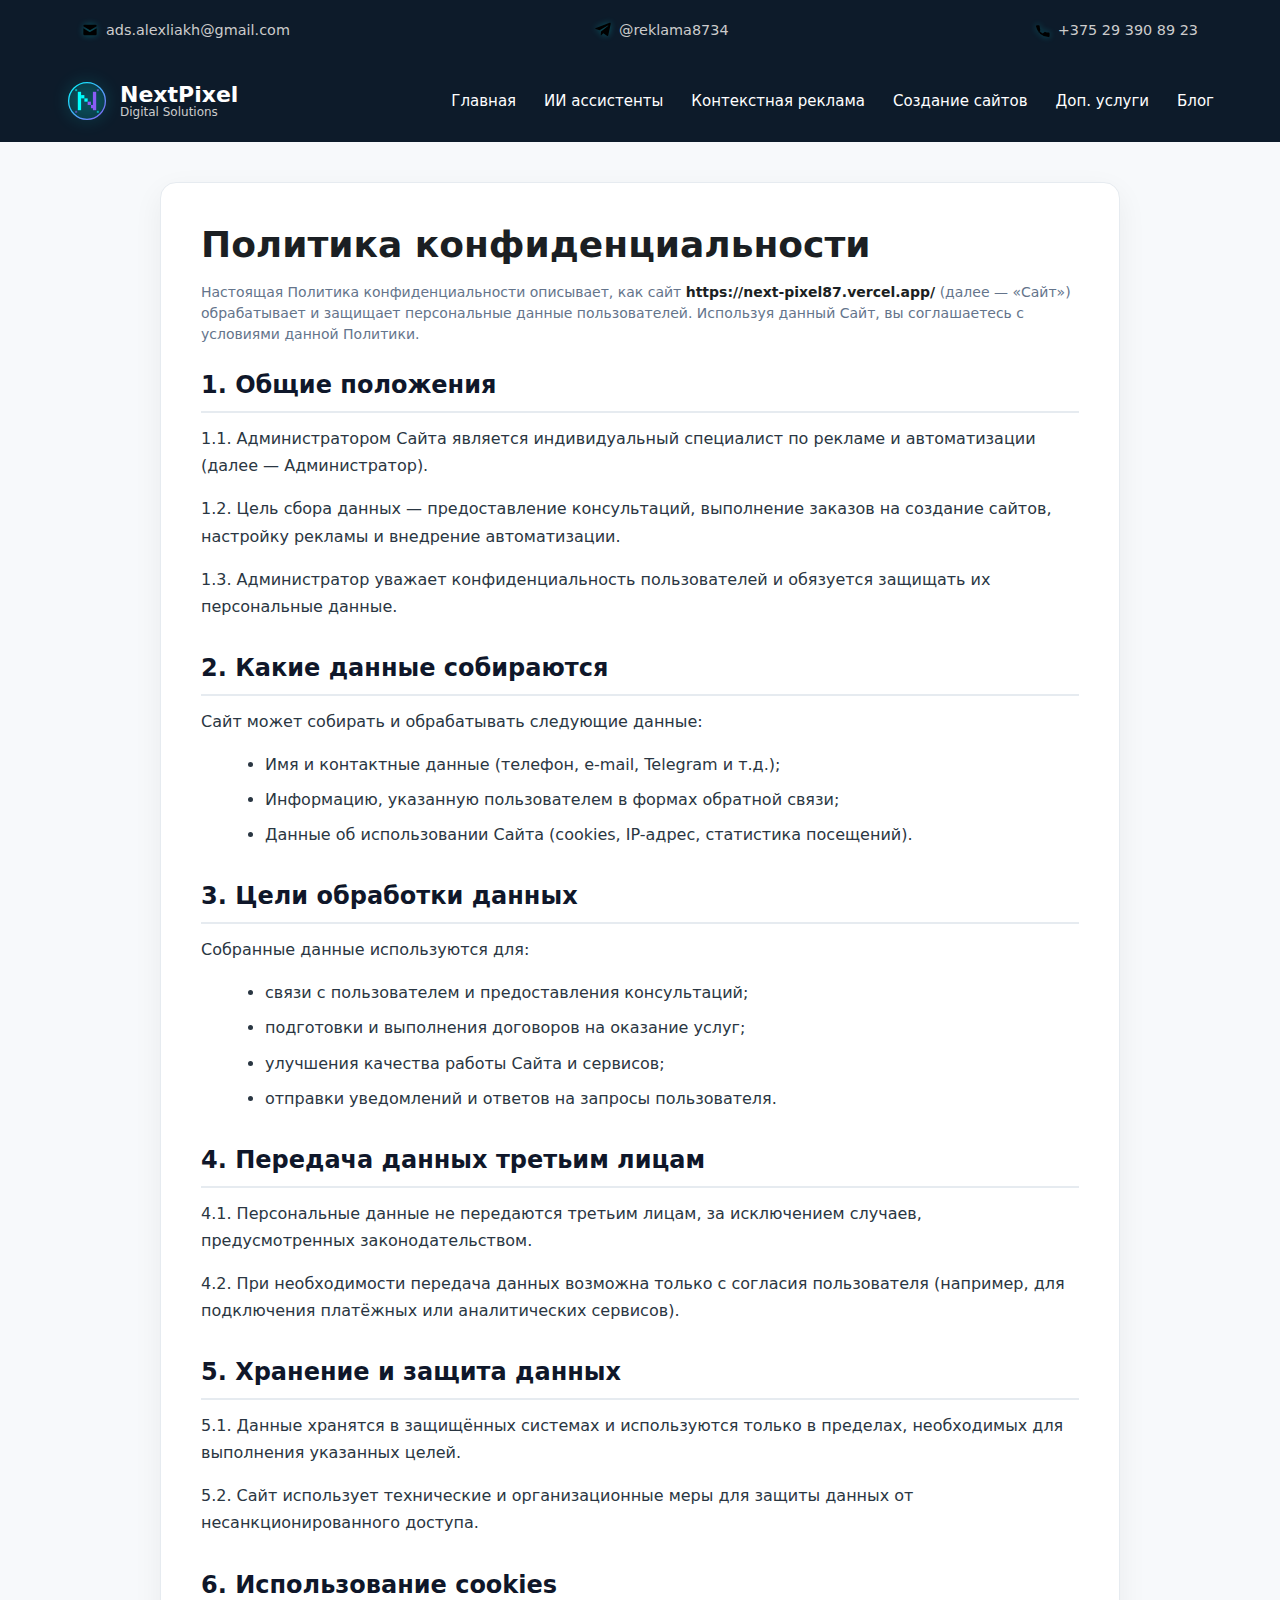
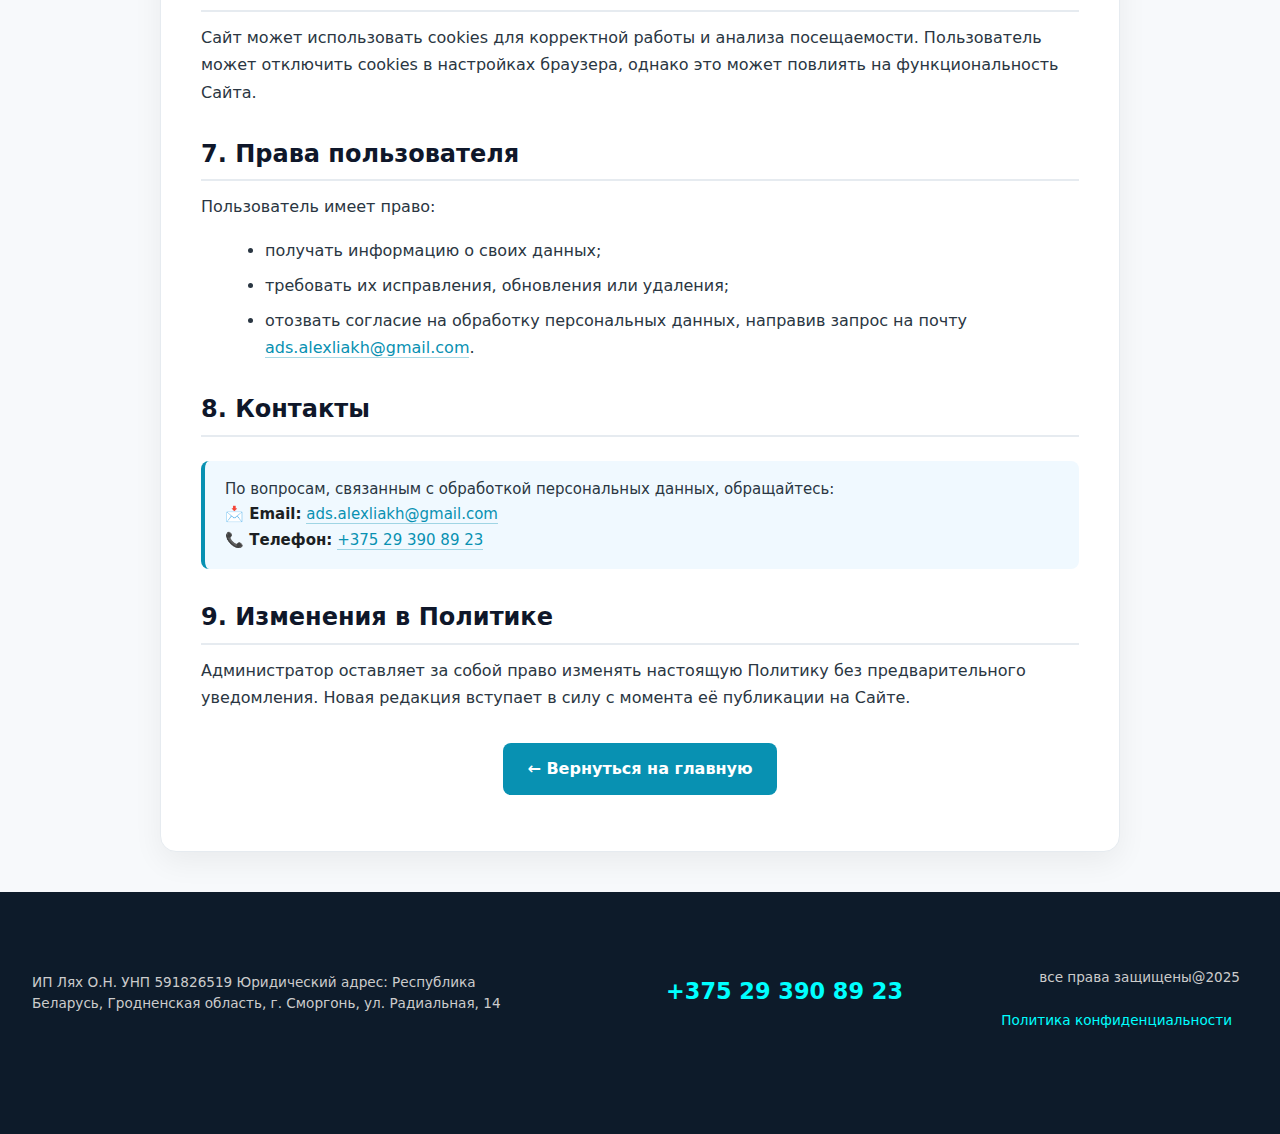
<file: privacy.html>
<!doctype html>
<html lang="ru">
<head>
  <!-- Yandex.Metrika counter -->
  <script type="text/javascript">
      (function(m,e,t,r,i,k,a){
          m[i]=m[i]||function(){(m[i].a=m[i].a||[]).push(arguments)};
          m[i].l=1*new Date();
          for (var j = 0; j < document.scripts.length; j++) {if (document.scripts[j].src === r) { return; }}
          k=e.createElement(t),a=e.getElementsByTagName(t)[0],k.async=1,k.src=r,a.parentNode.insertBefore(k,a)
      })(window, document,'script','https://mc.yandex.ru/metrika/tag.js?id=104906448', 'ym');

      ym(104906448, 'init', {ssr:true, webvisor:true, clickmap:true, ecommerce:"dataLayer", accurateTrackBounce:true, trackLinks:true});
  </script>
  <noscript><div><img src="https://mc.yandex.ru/watch/104906448" style="position:absolute; left:-9999px;" alt="" /></div></noscript>
  <!-- /Yandex.Metrika counter -->
  <meta charset="utf-8" />
  <meta name="viewport" content="width=device-width, initial-scale=1" />
  <title>Политика конфиденциальности | NextPixel</title>
  <meta name="description" content="Политика конфиденциальности NextPixel. Информация о сборе, использовании и защите персональных данных пользователей.">
  <meta name="keywords" content="политика конфиденциальности, защита данных, персональные данные, NextPixel">
  <meta name="robots" content="noindex, nofollow">
  
  <!-- Favicons for maximum browser compatibility -->
  <link rel="icon" type="image/png" sizes="32x32" href="images/favicon-32x32.png">
  <link rel="icon" type="image/png" sizes="16x16" href="images/favicon-16x16.png">
  <link rel="icon" type="image/webp" href="images/favicon.webp">
  <link rel="shortcut icon" href="images/favicon.ico">
  <link rel="stylesheet" href="style.css" />
  <style>
    .doc{min-height:100vh;background:#f7f9fb;padding:40px 16px}
    .doc__card{max-width:960px;margin:0 auto;background:#fff;border:1px solid #e6ebf0;border-radius:16px;box-shadow:0 10px 30px rgba(0,0,0,.06);padding:40px}
    .doc h1{margin:0 0 16px;font-size:clamp(24px,5vw,36px);color:#1b1f23;font-weight:700;line-height:1.2}
    .doc .muted{color:#64748b;font-size:clamp(13px,3vw,14px);margin:0 0 24px;line-height:1.5}
    .doc h2{margin:32px 0 12px;font-size:clamp(18px,4vw,24px);color:#0f172a;font-weight:600;border-bottom:2px solid #e6ebf0;padding-bottom:8px}
    .doc h2:first-of-type{margin-top:24px}
    .doc p{margin:0 0 16px;color:#2a3642;line-height:1.7;font-size:clamp(14px,3.5vw,16px)}
    .doc ul,ol{margin:0 0 16px 24px;color:#2a3642;line-height:1.7;font-size:clamp(14px,3.5vw,16px)}
    .doc li{margin-bottom:8px}
    .doc a{color:#0891B2;text-decoration:none;border-bottom:1px solid rgba(8,145,178,.35);transition:all 0.2s ease}
    .doc a:hover{border-bottom-color:#0891B2;color:#06758d}
    .doc strong{color:#1b1f23;font-weight:600}
    .contact-box{background:#f0f9ff;border-left:4px solid #0891B2;padding:16px 20px;margin:24px 0;border-radius:8px}
    .contact-box p{margin:0;font-size:15px}
    
    /* Адаптация для планшетов */
    @media (max-width:768px){
      .doc{padding:24px 12px}
      .doc__card{padding:28px 24px;border-radius:12px}
      .doc h1{margin-bottom:12px}
      .doc h2{margin:24px 0 10px}
      .doc ul,ol{margin-left:20px}
    }
    
    /* Адаптация для мобильных */
    @media (max-width:480px){
      .doc{padding:16px 8px}
      .doc__card{padding:20px 16px;border-radius:8px;margin:0 4px}
      .doc h1{margin-bottom:10px}
      .doc h2{margin:20px 0 8px;padding-bottom:6px}
      .doc p{margin-bottom:12px}
      .doc ul,ol{margin-left:16px}
      .doc li{margin-bottom:6px}
      .contact-box{padding:12px 16px;margin:16px 0}
    }
    
    /* Адаптация для очень маленьких экранов */
    @media (max-width:360px){
      .doc{padding:12px 4px}
      .doc__card{padding:16px 12px}
      .doc ul,ol{margin-left:12px}
    }
  </style>
</head>
<body>
  <!-- Верхняя полоска -->
    <div class="topbar">
    <div class="container">
      <a class="topitem" href="mailto:support@homefort-systems.dev" aria-label="email">
        <span class="icn" aria-hidden="true">
          <!-- mail -->
          <svg viewBox="0 0 24 24"><path d="M2 6a2 2 0 0 1 2-2h16a2 2 0 0 1 2 2v.3l-10 6-10-6V6zm0 3.2V18a2 2 0 0 0 2 2h16a2 2 0 0 0 2-2V9.2l-9.3 5.6a2 2 0 0 1-2.1 0L2 9.2z"/></svg>
        </span>
        ads.alexliakh@gmail.com
      </a>

      <a class="topitem" href="https://t.me/reklama8734" target="_blank" rel="noopener" aria-label="telegram">
        <span class="icn" aria-hidden="true">
          <!-- telegram -->
          <svg viewBox="0 0 24 24"><path d="M9.032 14.27l-.396 5.593c.566 0 .812-.243 1.106-.532l2.663-2.56 5.515 4.036c1.012.56 1.73.266 1.989-.936l3.607-16.908c.328-1.523-.55-2.12-1.528-1.748L1.565 8.87c-1.48.578-1.458 1.403-.252 1.78l5.572 1.742L19.27 5.38c.64-.389 1.22-.173.742.25z"/></svg>
        </span>
        @reklama8734
      </a>

      <a class="topitem" href="tel:+375293908923" aria-label="phone">
        <span class="icn" aria-hidden="true">
          <!-- phone -->
          <svg viewBox="0 0 24 24"><path d="M6.6 10.8a15 15 0 0 0 6.6 6.6l2.2-2.2a1.5 1.5 0 0 1 1.5-.36c1.6.53 3.3.82 5 .86a1.5 1.5 0 0 1 1.5 1.5V21a1.5 1.5 0 0 1-1.5 1.5A19.5 19.5 0 0 1 3 6.5 1.5 1.5 0 0 1 4.5 5H7a1.5 1.5 0 0 1 1.5 1.5c.04 1.7.33 3.4.86 5a1.5 1.5 0 0 1-.36 1.5l-2.38 2.8z"/></svg>
        </span>
        +375 29 390 89 23
      </a>
    </div>
    </div>
  
  <!-- Хедер -->
  <header class="header">
    <div class="container header-inner">
      <a class="brand" href="index.html">
        <span class="brand-mark" aria-hidden="true">
          <!-- NextPixel Logo -->
          <svg viewBox="0 0 64 64" style="filter: drop-shadow(0 0 8px rgba(0, 255, 255, 0.4));">
            <defs>
              <linearGradient id="pixelGrad" x1="0%" y1="0%" x2="100%" y2="100%">
                <stop offset="0%" style="stop-color:#00ffff;stop-opacity:1" />
                <stop offset="100%" style="stop-color:#8b5cf6;stop-opacity:1" />
              </linearGradient>
            </defs>
            <!-- Фоновый круг с обводкой -->
            <circle cx="32" cy="32" r="28" fill="rgba(0, 255, 255, 0.1)" stroke="url(#pixelGrad)" stroke-width="2"/>
            <!-- Буква N из пикселей (большая и четкая) -->
            <rect x="18" y="18" width="5" height="28" fill="#00ffff"/>
            <rect x="23" y="23" width="5" height="5" fill="#00ffff"/>
            <rect x="28" y="28" width="5" height="5" fill="#00ffff"/>
            <rect x="33" y="33" width="5" height="5" fill="#8b5cf6"/>
            <rect x="38" y="38" width="5" height="5" fill="#8b5cf6"/>
            <rect x="41" y="18" width="5" height="28" fill="#8b5cf6"/>
            <!-- Пиксельные точки для эффекта -->
            <rect x="14" y="14" width="3" height="3" fill="#00ffff" opacity="0.6"/>
            <rect x="47" y="14" width="3" height="3" fill="#8b5cf6" opacity="0.6"/>
            <rect x="14" y="47" width="3" height="3" fill="#8b5cf6" opacity="0.6"/>
            <rect x="47" y="47" width="3" height="3" fill="#00ffff" opacity="0.6"/>
          </svg>
        </span>
        <div class="brand-text">
          <strong>NextPixel</strong>
          <span>Digital Solutions</span>
        </div>
      </a>

      <!-- Гамбургер (чекбокс без JS) -->
      <input type="checkbox" id="nav-toggle" class="nav-toggle" aria-label="Открыть меню">
      <label for="nav-toggle" class="hamburger" aria-hidden="true">
        <span></span><span></span><span></span>
      </label>

      <!-- Оверлей для закрытия по тапу вне меню -->
<label for="nav-toggle" class="backdrop" aria-hidden="true"></label>

      <nav class="nav" aria-label="Главное меню">
        <!-- Кнопка закрытия внутри меню -->
        <label for="nav-toggle" class="nav-close" aria-label="Закрыть меню">✕</label>
        <ul>
          <li><a href="index.html">Главная</a></li>
          <li><a href="ai.assistants.html">ИИ ассистенты</a></li>
          <li><a href="ads.html">Контекстная реклама</a></li>
          <li><a href="website.creation.html">Создание сайтов</a></li>
          <li><a href="dop.uslugi.html">Доп. услуги</a></li>
          <li><a href="blog.html">Блог</a></li>
        </ul>
      </nav>
    </div>
  </header>
  <main class="doc">
    <article class="doc__card">
      <h1>Политика конфиденциальности</h1>
      <p class="muted">Настоящая Политика конфиденциальности описывает, как сайт <strong>https://next-pixel87.vercel.app/</strong> (далее — «Сайт») обрабатывает и защищает персональные данные пользователей. Используя данный Сайт, вы соглашаетесь с условиями данной Политики.</p>

      <h2>1. Общие положения</h2>
      <p>1.1. Администратором Сайта является индивидуальный специалист по рекламе и автоматизации (далее — Администратор).</p>
      <p>1.2. Цель сбора данных — предоставление консультаций, выполнение заказов на создание сайтов, настройку рекламы и внедрение автоматизации.</p>
      <p>1.3. Администратор уважает конфиденциальность пользователей и обязуется защищать их персональные данные.</p>

      <h2>2. Какие данные собираются</h2>
      <p>Сайт может собирать и обрабатывать следующие данные:</p>
      <ul>
        <li>Имя и контактные данные (телефон, e-mail, Telegram и т.д.);</li>
        <li>Информацию, указанную пользователем в формах обратной связи;</li>
        <li>Данные об использовании Сайта (cookies, IP-адрес, статистика посещений).</li>
      </ul>

      <h2>3. Цели обработки данных</h2>
      <p>Собранные данные используются для:</p>
      <ul>
        <li>связи с пользователем и предоставления консультаций;</li>
        <li>подготовки и выполнения договоров на оказание услуг;</li>
        <li>улучшения качества работы Сайта и сервисов;</li>
        <li>отправки уведомлений и ответов на запросы пользователя.</li>
      </ul>

      <h2>4. Передача данных третьим лицам</h2>
      <p>4.1. Персональные данные не передаются третьим лицам, за исключением случаев, предусмотренных законодательством.</p>
      <p>4.2. При необходимости передача данных возможна только с согласия пользователя (например, для подключения платёжных или аналитических сервисов).</p>

      <h2>5. Хранение и защита данных</h2>
      <p>5.1. Данные хранятся в защищённых системах и используются только в пределах, необходимых для выполнения указанных целей.</p>
      <p>5.2. Сайт использует технические и организационные меры для защиты данных от несанкционированного доступа.</p>

      <h2>6. Использование cookies</h2>
      <p>Сайт может использовать cookies для корректной работы и анализа посещаемости. Пользователь может отключить cookies в настройках браузера, однако это может повлиять на функциональность Сайта.</p>

      <h2>7. Права пользователя</h2>
      <p>Пользователь имеет право:</p>
      <ul>
        <li>получать информацию о своих данных;</li>
        <li>требовать их исправления, обновления или удаления;</li>
        <li>отозвать согласие на обработку персональных данных, направив запрос на почту <a href="mailto:ads.alexliakh@gmail.com">ads.alexliakh@gmail.com</a>.</li>
      </ul>

      <h2>8. Контакты</h2>
      <div class="contact-box">
        <p>По вопросам, связанным с обработкой персональных данных, обращайтесь:</p>
        <p><strong>📩 Email:</strong> <a href="mailto:ads.alexliakh@gmail.com">ads.alexliakh@gmail.com</a></p>
        <p><strong>📞 Телефон:</strong> <a href="tel:+375293908923">+375 29 390 89 23</a></p>
      </div>

      <h2>9. Изменения в Политике</h2>
      <p>Администратор оставляет за собой право изменять настоящую Политику без предварительного уведомления. Новая редакция вступает в силу с момента её публикации на Сайте.</p>

      <p style="margin-top:32px;text-align:center"><a href="index.html" style="display:inline-block;padding:12px 24px;background:#0891B2;color:#fff;border-radius:8px;border:none;font-weight:600">← Вернуться на главную</a></p>
    </article>
  </main>

  <!-- Вставь перед </body> -->
<footer class="site-footer">
  <div class="footer-container">
    <div class="footer-left">
      <span>ИП Лях О.Н. УНП 591826519 Юридический адрес: Республика Беларусь, Гродненская область, г. Сморгонь, ул. Радиальная, 14</span>
    </div>

    <div class="footer-center">
      <a href="tel:+375293908923" class="phone">+375 29 390 89 23</a>
    </div>

    <div class="footer-right">
      <span>все права защищены@2025</span>
      <a href="privacy.html" class="privacy-link">Политика конфиденциальности</a>
    </div>
  </div>
</footer>
</body>
</html>
</file>
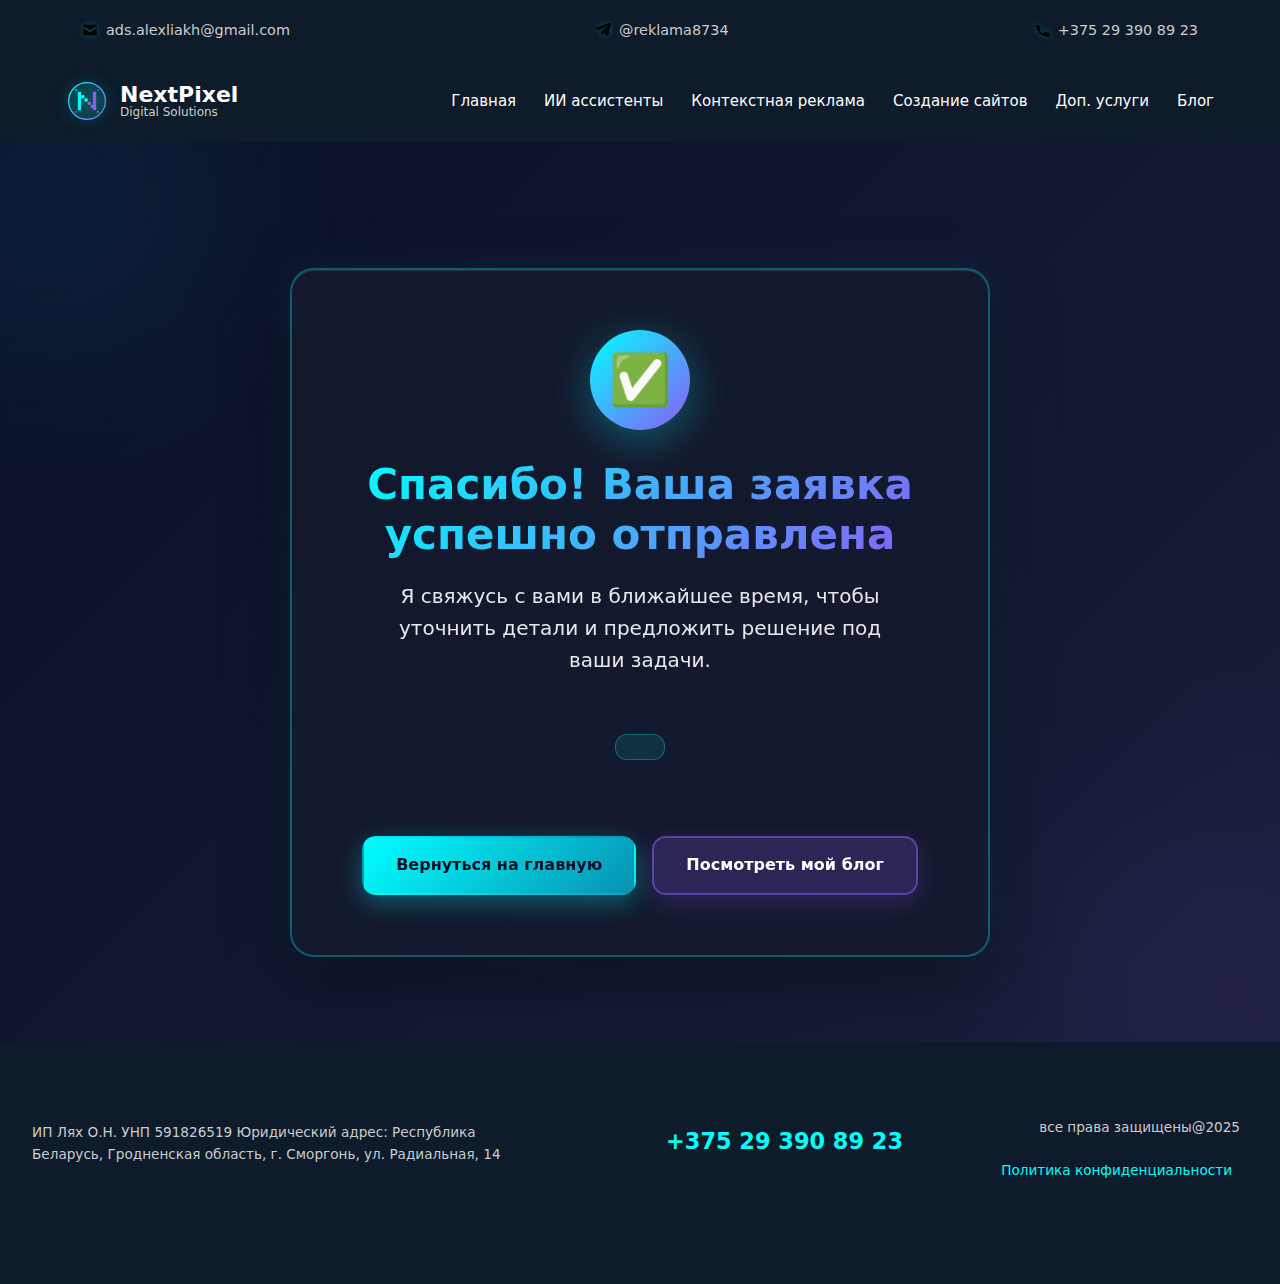
<file: thank-you.html>
<!doctype html>
<html lang="ru">
<head>
  <!-- Yandex.Metrika counter -->
  <script type="text/javascript">
      (function(m,e,t,r,i,k,a){
          m[i]=m[i]||function(){(m[i].a=m[i].a||[]).push(arguments)};
          m[i].l=1*new Date();
          for (var j = 0; j < document.scripts.length; j++) {if (document.scripts[j].src === r) { return; }}
          k=e.createElement(t),a=e.getElementsByTagName(t)[0],k.async=1,k.src=r,a.parentNode.insertBefore(k,a)
      })(window, document,'script','https://mc.yandex.ru/metrika/tag.js?id=104906448', 'ym');

      ym(104906448, 'init', {ssr:true, webvisor:true, clickmap:true, ecommerce:"dataLayer", accurateTrackBounce:true, trackLinks:true});
  </script>
  <noscript><div><img src="https://mc.yandex.ru/watch/104906448" style="position:absolute; left:-9999px;" alt="" /></div></noscript>
  <!-- /Yandex.Metrika counter -->
  <meta charset="utf-8">
  <meta name="viewport" content="width=device-width, initial-scale=1">
  <title>Спасибо за обращение | NextPixel</title>
  <meta name="description" content="Благодарим за обращение! Мы свяжемся с вами в ближайшее время.">
  <meta name="robots" content="noindex, nofollow">
  
  <!-- Favicons for maximum browser compatibility -->
  <link rel="icon" type="image/png" sizes="32x32" href="images/favicon-32x32.png">
  <link rel="icon" type="image/png" sizes="16x16" href="images/favicon-16x16.png">
  <link rel="icon" type="image/webp" href="images/favicon.webp">
  <link rel="shortcut icon" href="images/favicon.ico">
  <link rel="stylesheet" href="style.css">
  <style>
    /* Страница "Спасибо" в футуристическом стиле */
    body {
      margin: 0;
      padding: 0;
      overflow-x: hidden;
    }

    .thank-you-section {
      min-height: 100vh;
      display: flex;
      align-items: center;
      justify-content: center;
      padding: 80px 20px 40px;
      background: linear-gradient(135deg, #0a0e27 0%, #1a1f3a 100%);
      position: relative;
      overflow: hidden;
    }

    /* Анимированный фон */
    .thank-you-bg {
      position: absolute;
      top: 0;
      left: 0;
      width: 100%;
      height: 100%;
      opacity: 0.3;
      pointer-events: none;
    }

    .thank-you-bg::before,
    .thank-you-bg::after {
      content: '';
      position: absolute;
      width: 500px;
      height: 500px;
      border-radius: 50%;
      filter: blur(100px);
      animation: float 20s ease-in-out infinite;
    }

    .thank-you-bg::before {
      background: radial-gradient(circle, rgba(0, 255, 255, 0.4) 0%, transparent 70%);
      top: -200px;
      left: -200px;
      animation-delay: 0s;
    }

    .thank-you-bg::after {
      background: radial-gradient(circle, rgba(139, 92, 246, 0.4) 0%, transparent 70%);
      bottom: -200px;
      right: -200px;
      animation-delay: 10s;
    }

    @keyframes float {
      0%, 100% { transform: translate(0, 0) scale(1); }
      33% { transform: translate(100px, -50px) scale(1.1); }
      66% { transform: translate(-50px, 100px) scale(0.9); }
    }

    /* Контейнер с карточкой */
    .thank-you-container {
      max-width: 700px;
      width: 100%;
      position: relative;
      z-index: 1;
    }

    .thank-you-card {
      background: rgba(20, 25, 45, 0.9);
      border: 2px solid rgba(0, 255, 255, 0.3);
      border-radius: 24px;
      padding: 60px 50px;
      text-align: center;
      backdrop-filter: blur(10px);
      box-shadow: 
        0 20px 60px rgba(0, 0, 0, 0.5),
        0 0 40px rgba(0, 255, 255, 0.1),
        inset 0 1px 0 rgba(255, 255, 255, 0.1);
      animation: fadeInScale 0.6s ease-out;
    }

    @keyframes fadeInScale {
      from {
        opacity: 0;
        transform: scale(0.9) translateY(20px);
      }
      to {
        opacity: 1;
        transform: scale(1) translateY(0);
      }
    }

    /* Иконка успеха */
    .success-icon {
      width: 100px;
      height: 100px;
      margin: 0 auto 30px;
      border-radius: 50%;
      background: linear-gradient(135deg, #00ffff 0%, #8b5cf6 100%);
      display: flex;
      align-items: center;
      justify-content: center;
      font-size: 50px;
      animation: successPulse 2s ease-in-out infinite;
      box-shadow: 0 10px 40px rgba(0, 255, 255, 0.3);
    }

    @keyframes successPulse {
      0%, 100% { transform: scale(1); box-shadow: 0 10px 40px rgba(0, 255, 255, 0.3); }
      50% { transform: scale(1.05); box-shadow: 0 15px 50px rgba(139, 92, 246, 0.4); }
    }

    /* Заголовок */
    .thank-you-title {
      font-size: clamp(28px, 5vw, 42px);
      font-weight: 700;
      margin: 0 0 20px;
      background: linear-gradient(135deg, #00ffff 0%, #8b5cf6 100%);
      -webkit-background-clip: text;
      -webkit-text-fill-color: transparent;
      background-clip: text;
      line-height: 1.2;
      animation: textGlow 3s ease-in-out infinite;
    }

    @keyframes textGlow {
      0%, 100% { filter: drop-shadow(0 0 10px rgba(0, 255, 255, 0.5)); }
      50% { filter: drop-shadow(0 0 20px rgba(139, 92, 246, 0.6)); }
    }

    /* Подзаголовок */
    .thank-you-subtitle {
      font-size: clamp(16px, 3.5vw, 20px);
      color: rgba(255, 255, 255, 0.9);
      line-height: 1.6;
      margin: 0 0 40px;
      max-width: 500px;
      margin-left: auto;
      margin-right: auto;
    }

    /* Номер телефона (если есть) */
    .thank-you-phone {
      display: inline-block;
      padding: 12px 24px;
      background: rgba(0, 255, 255, 0.1);
      border: 1px solid rgba(0, 255, 255, 0.3);
      border-radius: 12px;
      color: #00ffff;
      font-weight: 600;
      margin-bottom: 30px;
      font-size: 18px;
    }

    /* Кнопки */
    .thank-you-buttons {
      display: flex;
      gap: 16px;
      justify-content: center;
      flex-wrap: wrap;
      margin-top: 40px;
    }

    .thank-you-btn {
      display: inline-flex;
      align-items: center;
      justify-content: center;
      padding: 16px 32px;
      border-radius: 14px;
      font-size: 16px;
      font-weight: 600;
      text-decoration: none;
      transition: all 0.3s ease;
      cursor: pointer;
      min-width: 200px;
      position: relative;
      overflow: hidden;
    }

    .thank-you-btn::before {
      content: '';
      position: absolute;
      top: 50%;
      left: 50%;
      width: 0;
      height: 0;
      border-radius: 50%;
      background: rgba(255, 255, 255, 0.2);
      transform: translate(-50%, -50%);
      transition: width 0.6s, height 0.6s;
    }

    .thank-you-btn:hover::before {
      width: 300px;
      height: 300px;
    }

    .thank-you-btn span {
      position: relative;
      z-index: 1;
    }

    .btn-primary {
      background: linear-gradient(135deg, #00ffff 0%, #0891B2 100%);
      color: #0a0e27;
      border: 2px solid transparent;
      box-shadow: 0 8px 25px rgba(0, 255, 255, 0.3);
    }

    .btn-primary:hover {
      transform: translateY(-3px);
      box-shadow: 0 12px 35px rgba(0, 255, 255, 0.4);
    }

    .btn-secondary {
      background: rgba(139, 92, 246, 0.2);
      color: #ffffff;
      border: 2px solid rgba(139, 92, 246, 0.5);
      box-shadow: 0 8px 25px rgba(139, 92, 246, 0.2);
    }

    .btn-secondary:hover {
      background: rgba(139, 92, 246, 0.3);
      border-color: #8b5cf6;
      transform: translateY(-3px);
      box-shadow: 0 12px 35px rgba(139, 92, 246, 0.3);
    }

    .btn-primary:active,
    .btn-secondary:active {
      transform: translateY(-1px);
    }

    /* Адаптивность для планшетов */
    @media (max-width: 768px) {
      .thank-you-section {
        padding: 60px 16px 30px;
      }

      .thank-you-card {
        padding: 40px 30px;
        border-radius: 20px;
      }

      .success-icon {
        width: 80px;
        height: 80px;
        font-size: 40px;
        margin-bottom: 24px;
      }

      .thank-you-title {
        margin-bottom: 16px;
      }

      .thank-you-subtitle {
        margin-bottom: 30px;
      }

      .thank-you-buttons {
        gap: 12px;
        margin-top: 30px;
      }

      .thank-you-btn {
        padding: 14px 28px;
        font-size: 15px;
        min-width: 180px;
      }
    }

    /* Адаптивность для мобильных */
    @media (max-width: 480px) {
      .thank-you-section {
        padding: 40px 12px 20px;
      }

      .thank-you-card {
        padding: 30px 20px;
        border-radius: 16px;
        border-width: 1px;
      }

      .success-icon {
        width: 70px;
        height: 70px;
        font-size: 35px;
        margin-bottom: 20px;
      }

      .thank-you-subtitle {
        margin-bottom: 24px;
      }

      .thank-you-phone {
        font-size: 16px;
        padding: 10px 20px;
        margin-bottom: 24px;
      }

      .thank-you-buttons {
        flex-direction: column;
        gap: 12px;
        margin-top: 24px;
      }

      .thank-you-btn {
        padding: 14px 24px;
        font-size: 14px;
        min-width: 100%;
      }

      .thank-you-bg::before,
      .thank-you-bg::after {
        width: 300px;
        height: 300px;
        filter: blur(80px);
      }
    }

    /* Очень маленькие экраны */
    @media (max-width: 360px) {
      .thank-you-card {
        padding: 24px 16px;
      }

      .success-icon {
        width: 60px;
        height: 60px;
        font-size: 30px;
      }
    }
  </style>
</head>
<body>
  <!-- Верхняя полоска -->
    <div class="topbar">
    <div class="container">
      <a class="topitem" href="mailto:ads.alexliakh@gmail.com" aria-label="email">
        <span class="icn" aria-hidden="true">
          <!-- mail -->
          <svg viewBox="0 0 24 24"><path d="M2 6a2 2 0 0 1 2-2h16a2 2 0 0 1 2 2v.3l-10 6-10-6V6zm0 3.2V18a2 2 0 0 0 2 2h16a2 2 0 0 0 2-2V9.2l-9.3 5.6a2 2 0 0 1-2.1 0L2 9.2z"/></svg>
        </span>
        ads.alexliakh@gmail.com
      </a>

      <a class="topitem" href="https://t.me/reklama8734" target="_blank" rel="noopener" aria-label="telegram">
        <span class="icn" aria-hidden="true">
          <!-- telegram -->
          <svg viewBox="0 0 24 24"><path d="M9.032 14.27l-.396 5.593c.566 0 .812-.243 1.106-.532l2.663-2.56 5.515 4.036c1.012.56 1.73.266 1.989-.936l3.607-16.908c.328-1.523-.55-2.12-1.528-1.748L1.565 8.87c-1.48.578-1.458 1.403-.252 1.78l5.572 1.742L19.27 5.38c.64-.389 1.22-.173.742.25z"/></svg>
        </span>
        @reklama8734
      </a>

      <a class="topitem" href="tel:+375293908923" aria-label="phone">
        <span class="icn" aria-hidden="true">
          <!-- phone -->
          <svg viewBox="0 0 24 24"><path d="M6.6 10.8a15 15 0 0 0 6.6 6.6l2.2-2.2a1.5 1.5 0 0 1 1.5-.36c1.6.53 3.3.82 5 .86a1.5 1.5 0 0 1 1.5 1.5V21a1.5 1.5 0 0 1-1.5 1.5A19.5 19.5 0 0 1 3 6.5 1.5 1.5 0 0 1 4.5 5H7a1.5 1.5 0 0 1 1.5 1.5c.04 1.7.33 3.4.86 5a1.5 1.5 0 0 1-.36 1.5l-2.38 2.8z"/></svg>
        </span>
        +375 29 390 89 23
      </a>
    </div>
    </div>
  
  <!-- Хедер -->
  <header class="header">
    <div class="container header-inner">
      <a class="brand" href="index.html">
        <span class="brand-mark" aria-hidden="true">
          <!-- NextPixel Logo -->
          <svg viewBox="0 0 64 64" style="filter: drop-shadow(0 0 8px rgba(0, 255, 255, 0.4));">
            <defs>
              <linearGradient id="pixelGrad" x1="0%" y1="0%" x2="100%" y2="100%">
                <stop offset="0%" style="stop-color:#00ffff;stop-opacity:1" />
                <stop offset="100%" style="stop-color:#8b5cf6;stop-opacity:1" />
              </linearGradient>
            </defs>
            <!-- Фоновый круг с обводкой -->
            <circle cx="32" cy="32" r="28" fill="rgba(0, 255, 255, 0.1)" stroke="url(#pixelGrad)" stroke-width="2"/>
            <!-- Буква N из пикселей (большая и четкая) -->
            <rect x="18" y="18" width="5" height="28" fill="#00ffff"/>
            <rect x="23" y="23" width="5" height="5" fill="#00ffff"/>
            <rect x="28" y="28" width="5" height="5" fill="#00ffff"/>
            <rect x="33" y="33" width="5" height="5" fill="#8b5cf6"/>
            <rect x="38" y="38" width="5" height="5" fill="#8b5cf6"/>
            <rect x="41" y="18" width="5" height="28" fill="#8b5cf6"/>
            <!-- Пиксельные точки для эффекта -->
            <rect x="14" y="14" width="3" height="3" fill="#00ffff" opacity="0.6"/>
            <rect x="47" y="14" width="3" height="3" fill="#8b5cf6" opacity="0.6"/>
            <rect x="14" y="47" width="3" height="3" fill="#8b5cf6" opacity="0.6"/>
            <rect x="47" y="47" width="3" height="3" fill="#00ffff" opacity="0.6"/>
          </svg>
        </span>
        <div class="brand-text">
          <strong>NextPixel</strong>
          <span>Digital Solutions</span>
        </div>
      </a>

      <!-- Гамбургер (чекбокс без JS) -->
      <input type="checkbox" id="nav-toggle" class="nav-toggle" aria-label="Открыть меню">
      <label for="nav-toggle" class="hamburger" aria-hidden="true">
        <span></span><span></span><span></span>
      </label>

      <!-- Оверлей для закрытия по тапу вне меню -->
<label for="nav-toggle" class="backdrop" aria-hidden="true"></label>

      <nav class="nav" aria-label="Главное меню">
        <!-- Кнопка закрытия внутри меню -->
        <label for="nav-toggle" class="nav-close" aria-label="Закрыть меню">✕</label>
        <ul>
          <li><a href="index.html">Главная</a></li>
          <li><a href="ai.assistants.html">ИИ ассистенты</a></li>
          <li><a href="ads.html">Контекстная реклама</a></li>
          <li><a href="website.creation.html">Создание сайтов</a></li>
          <li><a href="dop.uslugi.html">Доп. услуги</a></li>
          <li><a href="blog.html">Блог</a></li>
        </ul>
      </nav>
    </div>
  </header>
  <main class="thank-you-section">
    <!-- Анимированный фон -->
    <div class="thank-you-bg"></div>
    
    <div class="thank-you-container">
      <div class="thank-you-card">
        <!-- Иконка успеха -->
        <div class="success-icon">✅</div>
        
        <!-- Заголовок -->
        <h1 class="thank-you-title">Спасибо! Ваша заявка успешно отправлена</h1>
        
        <!-- Подзаголовок -->
        <p class="thank-you-subtitle">
          Я свяжусь с вами в ближайшее время, чтобы уточнить детали и предложить решение под ваши задачи.
        </p>
        
        <!-- Номер телефона (если был передан) -->
        <p id="ty-phone" class="thank-you-phone" hidden></p>
        
        <!-- Кнопки -->
        <div class="thank-you-buttons">
          <a href="index.html" class="thank-you-btn btn-primary">
            <span>Вернуться на главную</span>
          </a>
          <a href="blog.html" class="thank-you-btn btn-secondary">
            <span>Посмотреть мой блог</span>
          </a>
        </div>
      </div>
    </div>
  </main>

  <!-- Вставить перед </body> -->
<footer class="site-footer">
  <div class="footer-container">
    <div class="footer-left">
      <span>ИП Лях О.Н. УНП 591826519 Юридический адрес: Республика Беларусь, Гродненская область, г. Сморгонь, ул. Радиальная, 14</span>
    </div>

    <div class="footer-center">
      <a href="tel:+375293908923" class="phone">+375 29 390 89 23</a>
    </div>

    <div class="footer-right">
      <span>все права защищены@2025</span>
      <a href="privacy.html" class="privacy-link">Политика конфиденциальности</a>
    </div>
  </div>
</footer>

<script>
  // читаем номер из ?phone=...
  const params = new URLSearchParams(location.search);
  const phone = (params.get('phone') || '').trim();

  // валидность: минимум 5 цифр
  const ok = v => v.replace(/\D/g, '').length >= 5;

  // показать номер на странице
  (function showPhone(){
    if (!ok(phone)) return;
    const el = document.getElementById('ty-phone');
    if (el) { el.textContent = "Вы оставили номер: " + phone; el.hidden = false; }
  })();

  // отправка в n8n ТОЛЬКО при валидной заявке
  (function sendToN8n(){
    if (!ok(phone)) return;

    const payload = {
      kind: "lead_thankyou",
      phone,
      page: location.href,
      referrer: document.referrer || null,
      ua: navigator.userAgent,
      ts: new Date().toISOString()
    };

    fetch("https://alex87ai.ru/webhook/8a0139fb-170d-4edd-8999-ddd4b8220117", {
      method: "POST",
      headers: { "Content-Type": "application/json" },
      body: JSON.stringify(payload)
    }).catch(() => {});
  })();
</script>

</body>
</html>
</file>
<file: style.css>
/* Футуристические стили для ads.html */

/* Hero секция */
.hero-futuristic {
  background: linear-gradient(135deg, #0a0a0a 0%, #1a1a2e 50%, #16213e 100%);
  min-height: 100vh;
  position: relative;
  overflow: hidden;
  display: flex;
  align-items: center;
  border-bottom: 1px solid rgba(0, 255, 255, 0.1);
  box-shadow: 0 10px 50px rgba(0, 255, 255, 0.05);
}

.hero-bg {
  position: absolute;
  top: 0;
  left: 0;
  width: 100%;
  height: 100%;
  z-index: 1;
  overflow: hidden;
}

.animated-bg {
  position: absolute;
  top: 0;
  left: 0;
  width: 100%;
  height: 100%;
  overflow: hidden;
}

/* Плавающие частицы */
.particle {
  position: absolute;
  width: 4px;
  height: 4px;
  background: #00ffff;
  border-radius: 50%;
  box-shadow: 0 0 10px #00ffff, 0 0 20px #00ffff;
  opacity: 0;
  animation: particleFloat 15s infinite;
}

.particle:nth-child(1) {
  left: 10%;
  animation-delay: 0s;
  animation-duration: 12s;
}

.particle:nth-child(2) {
  left: 30%;
  animation-delay: 3s;
  animation-duration: 15s;
}

.particle:nth-child(3) {
  left: 50%;
  animation-delay: 1s;
  animation-duration: 18s;
}

.particle:nth-child(4) {
  left: 70%;
  animation-delay: 5s;
  animation-duration: 14s;
}

.particle:nth-child(5) {
  left: 90%;
  animation-delay: 2s;
  animation-duration: 16s;
}

@keyframes particleFloat {
  0% {
    transform: translateY(100vh) scale(0);
    opacity: 0;
  }
  10% {
    opacity: 1;
  }
  90% {
    opacity: 1;
  }
  100% {
    transform: translateY(-100px) scale(1.5);
    opacity: 0;
  }
}

/* Светящиеся орбы */
.orb {
  position: absolute;
  border-radius: 50%;
  filter: blur(60px);
  opacity: 0.15;
  animation: orbFloat 20s infinite ease-in-out;
}

.orb-1 {
  width: 400px;
  height: 400px;
  background: radial-gradient(circle, #00ffff 0%, transparent 70%);
  top: -100px;
  left: -100px;
  animation-duration: 25s;
}

.orb-2 {
  width: 500px;
  height: 500px;
  background: radial-gradient(circle, #8b5cf6 0%, transparent 70%);
  bottom: -150px;
  right: -150px;
  animation-duration: 30s;
  animation-delay: 5s;
}

.orb-3 {
  width: 350px;
  height: 350px;
  background: radial-gradient(circle, #00ffff 0%, transparent 70%);
  top: 50%;
  left: 50%;
  transform: translate(-50%, -50%);
  animation-duration: 20s;
  animation-delay: 10s;
}

@keyframes orbFloat {
  0%, 100% {
    transform: translate(0, 0) scale(1);
  }
  33% {
    transform: translate(100px, -80px) scale(1.1);
  }
  66% {
    transform: translate(-80px, 100px) scale(0.9);
  }
}

/* Геометрические линии */
.geometric-lines {
  position: absolute;
  top: 0;
  left: 0;
  width: 100%;
  height: 100%;
  overflow: hidden;
}

.line {
  position: absolute;
  background: linear-gradient(90deg, transparent, rgba(0, 255, 255, 0.3), transparent);
  transform-origin: center;
}

.line-1 {
  width: 1px;
  height: 100%;
  left: 20%;
  animation: lineGlow 3s infinite ease-in-out;
}

.line-2 {
  width: 100%;
  height: 1px;
  top: 30%;
  animation: lineGlow 4s infinite ease-in-out;
  animation-delay: 1s;
}

.line-3 {
  width: 1px;
  height: 100%;
  right: 25%;
  animation: lineGlow 3.5s infinite ease-in-out;
  animation-delay: 2s;
}

.line-4 {
  width: 100%;
  height: 1px;
  bottom: 35%;
  animation: lineGlow 4.5s infinite ease-in-out;
  animation-delay: 0.5s;
}

@keyframes lineGlow {
  0%, 100% {
    opacity: 0;
    box-shadow: 0 0 0px #00ffff;
  }
  50% {
    opacity: 0.6;
    box-shadow: 0 0 20px #00ffff, 0 0 40px #00ffff;
  }
}

.hero-content {
  position: relative;
  z-index: 2;
  text-align: center;
  color: white;
  max-width: 800px;
  margin: 0 auto;
  padding: 2rem;
}

.hero-title {
  font-size: 3.5rem;
  font-weight: 700;
  margin-bottom: 1.5rem;
  background: linear-gradient(45deg, #ffffff, #00ffff);
  -webkit-background-clip: text;
  -webkit-text-fill-color: transparent;
  background-clip: text;
  line-height: 1.2;
}

.hero-subtitle {
  font-size: 1.25rem;
  color: #cccccc;
  margin-bottom: 2.5rem;
  line-height: 1.6;
}

.hero-buttons {
  display: flex;
  gap: 1.5rem;
  flex-wrap: wrap;
  justify-content: center;
}

.cta-button {
  background: linear-gradient(45deg, #8b5cf6, #00ffff);
  color: white;
  border: none;
  padding: 1rem 2.5rem;
  font-size: 1.1rem;
  font-weight: 600;
  border-radius: 50px;
  cursor: pointer;
  transition: all 0.3s ease;
  box-shadow: 0 4px 20px rgba(139, 92, 246, 0.3);
}

.cta-button:hover {
  transform: translateY(-2px);
  box-shadow: 0 8px 30px rgba(139, 92, 246, 0.4);
}

.cta-button.cta-secondary {
  background: transparent;
  border: 2px solid #00ffff;
  color: #00ffff;
  box-shadow: 0 4px 20px rgba(0, 255, 255, 0.2);
}

.cta-button.cta-secondary:hover {
  background: rgba(0, 255, 255, 0.1);
  box-shadow: 0 8px 30px rgba(0, 255, 255, 0.4);
}

/* Миссия, видение, цели */
.mission-section-futuristic {
  background: linear-gradient(180deg, #16213e 0%, #0f1b2e 50%, #0a0a0a 100%);
  padding: 5rem 0;
  color: white;
  position: relative;
  border-bottom: 1px solid rgba(0, 255, 255, 0.1);
}

.mission-main-title {
  text-align: center;
  font-size: 2.5rem;
  font-weight: 700;
  margin-bottom: 3rem;
  background: linear-gradient(45deg, #ffffff, #00ffff);
  -webkit-background-clip: text;
  -webkit-text-fill-color: transparent;
  background-clip: text;
}

.mission-grid {
  display: grid;
  grid-template-columns: repeat(auto-fit, minmax(300px, 1fr));
  gap: 2rem;
  max-width: 1200px;
  margin: 0 auto;
}

.mission-card {
  background: rgba(26, 26, 46, 0.5);
  border: 1px solid rgba(0, 255, 255, 0.2);
  border-radius: 15px;
  padding: 2.5rem;
  text-align: center;
  transition: all 0.3s ease;
  position: relative;
  overflow: hidden;
}

.mission-card::before {
  content: '';
  position: absolute;
  top: 0;
  left: 0;
  right: 0;
  bottom: 0;
  background: radial-gradient(circle at top left, rgba(0, 255, 255, 0.05) 0%, transparent 50%);
  pointer-events: none;
}

.mission-card.featured {
  border-color: rgba(139, 92, 246, 0.5);
  background: rgba(139, 92, 246, 0.1);
  transform: scale(1.05);
}

.mission-card:hover {
  transform: translateY(-10px);
  border-color: rgba(0, 255, 255, 0.5);
  box-shadow: 0 15px 40px rgba(0, 255, 255, 0.2);
}

.mission-card.featured:hover {
  transform: translateY(-10px) scale(1.05);
  border-color: rgba(139, 92, 246, 0.8);
  box-shadow: 0 15px 40px rgba(139, 92, 246, 0.3);
}

.mission-icon {
  font-size: 3rem;
  margin-bottom: 1.5rem;
  color: #00ffff;
}

.mission-card.featured .mission-icon {
  color: #8b5cf6;
}

.mission-icon svg {
  width: 60px;
  height: 60px;
}

.mission-title {
  font-size: 1.8rem;
  font-weight: 600;
  margin-bottom: 1rem;
  color: #ffffff;
}

.mission-text {
  color: #cccccc;
  line-height: 1.8;
  font-size: 1rem;
}

/* Адаптивность для миссии */
@media (max-width: 768px) {
  .mission-main-title {
    font-size: 2rem;
  }
  
  .mission-grid {
    grid-template-columns: 1fr;
    gap: 1.5rem;
  }
  
  .mission-card {
    padding: 2rem;
  }
  
  .mission-card.featured {
    transform: scale(1);
  }
  
  .mission-card.featured:hover {
    transform: translateY(-10px) scale(1);
  }
}

/* Что вы получаете - обзор услуг */
.services-overview-futuristic {
  background: linear-gradient(180deg, #0a0a0a 0%, #16213e 50%, #1a1a2e 100%);
  padding: 5rem 0;
  color: white;
  position: relative;
  border-bottom: 1px solid rgba(0, 255, 255, 0.1);
}

.services-overview-title {
  text-align: center;
  font-size: 2.5rem;
  font-weight: 700;
  margin-bottom: 3rem;
  background: linear-gradient(45deg, #ffffff, #00ffff);
  -webkit-background-clip: text;
  -webkit-text-fill-color: transparent;
  background-clip: text;
}

.services-overview-grid {
  display: grid;
  grid-template-columns: repeat(auto-fit, minmax(300px, 1fr));
  gap: 2rem;
  max-width: 1200px;
  margin: 0 auto;
}

.service-overview-card {
  background: rgba(26, 26, 46, 0.6);
  border: 1px solid rgba(0, 255, 255, 0.3);
  border-radius: 15px;
  padding: 2.5rem;
  transition: all 0.3s ease;
  position: relative;
  display: flex;
  flex-direction: column;
  align-items: center;
  text-align: center;
  overflow: hidden;
}

.service-overview-card::before {
  content: '';
  position: absolute;
  top: 0;
  left: 0;
  width: 100%;
  height: 4px;
  background: linear-gradient(90deg, transparent, #00ffff, transparent);
  opacity: 0;
  transition: opacity 0.3s ease;
}

.service-overview-card:hover::before {
  opacity: 1;
}

.service-overview-card.featured {
  border-color: rgba(139, 92, 246, 0.5);
  background: rgba(139, 92, 246, 0.15);
  transform: scale(1.05);
}

.service-overview-card.featured::before {
  background: linear-gradient(90deg, transparent, #8b5cf6, transparent);
}

.service-overview-card:hover {
  transform: translateY(-10px);
  border-color: rgba(0, 255, 255, 0.6);
  box-shadow: 0 20px 50px rgba(0, 255, 255, 0.2);
}

.service-overview-card.featured:hover {
  transform: translateY(-10px) scale(1.05);
  border-color: rgba(139, 92, 246, 0.8);
  box-shadow: 0 20px 50px rgba(139, 92, 246, 0.3);
}

.service-overview-icon {
  font-size: 3rem;
  margin-bottom: 1.5rem;
  color: #00ffff;
}

.service-overview-card.featured .service-overview-icon {
  color: #8b5cf6;
}

.service-overview-icon svg {
  width: 70px;
  height: 70px;
  filter: drop-shadow(0 0 10px currentColor);
}

.service-overview-heading {
  font-size: 1.6rem;
  font-weight: 600;
  margin-bottom: 1rem;
  color: #ffffff;
}

.service-overview-text {
  color: #cccccc;
  line-height: 1.8;
  font-size: 1rem;
  margin-bottom: 2rem;
  flex-grow: 1;
}

.service-overview-btn {
  display: inline-block;
  padding: 0.8rem 2rem;
  background: linear-gradient(45deg, rgba(0, 255, 255, 0.1), rgba(0, 255, 255, 0.2));
  border: 1px solid #00ffff;
  color: #00ffff;
  text-decoration: none;
  border-radius: 50px;
  font-weight: 600;
  transition: all 0.3s ease;
  position: relative;
  overflow: hidden;
}

.service-overview-btn::before {
  content: '';
  position: absolute;
  top: 50%;
  left: 50%;
  width: 0;
  height: 0;
  border-radius: 50%;
  background: rgba(0, 255, 255, 0.2);
  transform: translate(-50%, -50%);
  transition: width 0.5s, height 0.5s;
}

.service-overview-btn:hover::before {
  width: 300px;
  height: 300px;
}

.service-overview-btn:hover {
  background: linear-gradient(45deg, rgba(0, 255, 255, 0.2), rgba(0, 255, 255, 0.3));
  box-shadow: 0 0 20px rgba(0, 255, 255, 0.4);
  transform: translateY(-2px);
}

.service-overview-card.featured .service-overview-btn {
  border-color: #8b5cf6;
  color: #8b5cf6;
  background: linear-gradient(45deg, rgba(139, 92, 246, 0.1), rgba(139, 92, 246, 0.2));
}

.service-overview-card.featured .service-overview-btn::before {
  background: rgba(139, 92, 246, 0.2);
}

.service-overview-card.featured .service-overview-btn:hover {
  background: linear-gradient(45deg, rgba(139, 92, 246, 0.2), rgba(139, 92, 246, 0.3));
  box-shadow: 0 0 20px rgba(139, 92, 246, 0.4);
}

/* Адаптивность для обзора услуг */
@media (max-width: 768px) {
  .services-overview-title {
    font-size: 2rem;
  }
  
  .services-overview-grid {
    grid-template-columns: 1fr;
    gap: 1.5rem;
  }
  
  .service-overview-card {
    padding: 2rem;
  }
  
  .service-overview-card.featured {
    transform: scale(1);
  }
  
  .service-overview-card.featured:hover {
    transform: translateY(-10px) scale(1);
  }
}

/* Лид-магнит: Бесплатный видеоаудит */
.lead-magnet-futuristic {
  background: linear-gradient(135deg, #1a1a2e 0%, #16213e 50%, #8b5cf6 100%);
  padding: 4rem 0;
  position: relative;
  overflow: hidden;
  border-top: 2px solid rgba(139, 92, 246, 0.3);
  border-bottom: 2px solid rgba(139, 92, 246, 0.3);
}

.lead-magnet-futuristic::before {
  content: '';
  position: absolute;
  top: 0;
  left: 0;
  right: 0;
  bottom: 0;
  background: radial-gradient(circle at center, rgba(139, 92, 246, 0.2) 0%, transparent 70%);
  pointer-events: none;
}

.lead-magnet-content {
  text-align: center;
  position: relative;
  z-index: 2;
  max-width: 800px;
  margin: 0 auto;
  background: rgba(26, 26, 46, 0.7);
  border: 2px solid rgba(139, 92, 246, 0.5);
  border-radius: 20px;
  padding: 3rem;
  box-shadow: 0 20px 60px rgba(139, 92, 246, 0.3);
  backdrop-filter: blur(10px);
}

.lead-magnet-icon {
  display: inline-block;
  margin-bottom: 1.5rem;
}

.lead-magnet-icon svg {
  width: 80px;
  height: 80px;
  color: #8b5cf6;
  filter: drop-shadow(0 0 20px rgba(139, 92, 246, 0.6));
  animation: pulse-icon 2s ease-in-out infinite;
}

@keyframes pulse-icon {
  0%, 100% {
    transform: scale(1);
    filter: drop-shadow(0 0 20px rgba(139, 92, 246, 0.6));
  }
  50% {
    transform: scale(1.1);
    filter: drop-shadow(0 0 30px rgba(139, 92, 246, 0.8));
  }
}

.lead-magnet-title {
  font-size: 2rem;
  font-weight: 700;
  color: #ffffff;
  margin-bottom: 2rem;
  line-height: 1.3;
  background: linear-gradient(45deg, #ffffff, #8b5cf6);
  -webkit-background-clip: text;
  -webkit-text-fill-color: transparent;
  background-clip: text;
}

.lead-magnet-benefits {
  list-style: none;
  padding: 0;
  margin: 2rem 0;
  text-align: left;
  display: inline-block;
}

.lead-magnet-benefits li {
  display: flex;
  align-items: center;
  color: #ffffff;
  font-size: 1.1rem;
  margin-bottom: 1rem;
  padding: 0.5rem;
  transition: all 0.3s ease;
}

.lead-magnet-benefits li:hover {
  transform: translateX(10px);
  color: #8b5cf6;
}

.lead-magnet-benefits li svg {
  width: 28px;
  height: 28px;
  margin-right: 1rem;
  color: #00ffff;
  flex-shrink: 0;
}

.lead-magnet-btn {
  display: inline-block;
  margin-top: 1.5rem;
  padding: 1.2rem 3rem;
  background: linear-gradient(45deg, #8b5cf6, #00ffff);
  color: white;
  border: none;
  border-radius: 50px;
  font-size: 1.2rem;
  font-weight: 700;
  cursor: pointer;
  transition: all 0.3s ease;
  box-shadow: 0 10px 30px rgba(139, 92, 246, 0.4);
  position: relative;
  overflow: hidden;
}

.lead-magnet-btn::before {
  content: '';
  position: absolute;
  top: 50%;
  left: 50%;
  width: 0;
  height: 0;
  border-radius: 50%;
  background: rgba(255, 255, 255, 0.3);
  transform: translate(-50%, -50%);
  transition: width 0.6s, height 0.6s;
}

.lead-magnet-btn:hover::before {
  width: 400px;
  height: 400px;
}

.lead-magnet-btn:hover {
  transform: translateY(-5px);
  box-shadow: 0 15px 40px rgba(139, 92, 246, 0.6);
}

.lead-magnet-btn:active {
  transform: translateY(-2px);
  box-shadow: 0 8px 20px rgba(139, 92, 246, 0.5);
}

/* Адаптивность для лид-магнита */
@media (max-width: 768px) {
  .lead-magnet-content {
    padding: 2rem;
  }
  
  .lead-magnet-title {
    font-size: 1.5rem;
  }
  
  .lead-magnet-benefits {
    text-align: center;
  }
  
  .lead-magnet-benefits li {
    font-size: 1rem;
    justify-content: center;
  }
  
  .lead-magnet-btn {
    padding: 1rem 2rem;
    font-size: 1rem;
    width: 100%;
  }
}

/* Блог - секция новостей */
.blog-section-futuristic {
  background: linear-gradient(180deg, #0a0a0a 0%, #16213e 50%, #1a1a2e 100%);
  padding: 5rem 0;
  min-height: 100vh;
  color: white;
}

.blog-main-title {
  text-align: center;
  font-size: 2.5rem;
  font-weight: 700;
  margin-bottom: 1rem;
  background: linear-gradient(45deg, #ffffff, #00ffff);
  -webkit-background-clip: text;
  -webkit-text-fill-color: transparent;
  background-clip: text;
}

.blog-subtitle {
  text-align: center;
  font-size: 1.1rem;
  color: #cccccc;
  margin-bottom: 4rem;
  max-width: 700px;
  margin-left: auto;
  margin-right: auto;
}

.blog-grid {
  display: grid;
  grid-template-columns: repeat(auto-fit, minmax(350px, 1fr));
  gap: 2rem;
  max-width: 1200px;
  margin: 0 auto;
}

.blog-card {
  background: rgba(26, 26, 46, 0.6);
  border: 1px solid rgba(0, 255, 255, 0.3);
  border-radius: 15px;
  padding: 2rem;
  transition: all 0.3s ease;
  cursor: pointer;
  position: relative;
  overflow: hidden;
}

.blog-card::before {
  content: '';
  position: absolute;
  top: 0;
  left: 0;
  width: 100%;
  height: 4px;
  background: linear-gradient(90deg, transparent, #00ffff, transparent);
  opacity: 0;
  transition: opacity 0.3s ease;
}

.blog-card:hover {
  transform: translateY(-10px);
  border-color: rgba(0, 255, 255, 0.6);
  box-shadow: 0 20px 50px rgba(0, 255, 255, 0.2);
}

.blog-card:hover::before {
  opacity: 1;
}

.blog-card-icon {
  font-size: 3rem;
  margin-bottom: 1rem;
  filter: drop-shadow(0 0 10px rgba(0, 255, 255, 0.5));
}

.blog-card-date {
  color: #00ffff;
  font-size: 0.85rem;
  margin-bottom: 1rem;
  font-weight: 600;
}

.blog-card-title {
  font-size: 1.4rem;
  font-weight: 600;
  margin-bottom: 1rem;
  color: #ffffff;
  line-height: 1.4;
}

.blog-card-excerpt {
  color: #cccccc;
  line-height: 1.6;
  margin-bottom: 1.5rem;
  font-size: 0.95rem;
}

.blog-card-btn {
  background: transparent;
  border: 1px solid #00ffff;
  color: #00ffff;
  padding: 0.6rem 1.5rem;
  border-radius: 25px;
  font-weight: 600;
  cursor: pointer;
  transition: all 0.3s ease;
  font-size: 0.9rem;
}

.blog-card-btn:hover {
  background: rgba(0, 255, 255, 0.1);
  box-shadow: 0 0 20px rgba(0, 255, 255, 0.3);
  transform: translateX(5px);
}

/* Модальные окна для блога */
.blog-modal {
  display: none;
  position: fixed;
  z-index: 10000;
  left: 0;
  top: 0;
  width: 100%;
  height: 100%;
  background: rgba(0, 0, 0, 0.9);
  backdrop-filter: blur(10px);
  overflow-y: auto;
}

.blog-modal.active {
  display: flex;
  justify-content: center;
  align-items: flex-start;
  padding: 2rem 0;
}

.blog-modal-content {
  background: linear-gradient(135deg, #1a1a2e 0%, #16213e 100%);
  border: 2px solid rgba(0, 255, 255, 0.3);
  border-radius: 20px;
  max-width: 800px;
  width: 90%;
  margin: 2rem auto;
  padding: 3rem;
  position: relative;
  box-shadow: 0 20px 60px rgba(0, 255, 255, 0.3);
  animation: modalSlideIn 0.3s ease;
  max-height: calc(100vh - 4rem);
  overflow-y: auto;
}

@keyframes modalSlideIn {
  from {
    opacity: 0;
    transform: translateY(-50px);
  }
  to {
    opacity: 1;
    transform: translateY(0);
  }
}

.blog-modal-close {
  position: absolute;
  top: 1.5rem;
  right: 1.5rem;
  font-size: 2rem;
  background: transparent;
  border: none;
  color: #00ffff;
  cursor: pointer;
  width: 40px;
  height: 40px;
  border-radius: 50%;
  transition: all 0.3s ease;
  line-height: 1;
  display: flex;
  align-items: center;
  justify-content: center;
  touch-action: manipulation;
  -webkit-tap-highlight-color: transparent;
}

.blog-modal-close:hover {
  background: rgba(0, 255, 255, 0.1);
  transform: rotate(90deg);
}

.blog-modal-close:focus {
  outline: 2px solid #00ffff;
  outline-offset: 2px;
}

.blog-modal-image {
  width: 100%;
  margin-bottom: 2rem;
  border-radius: 15px;
  overflow: hidden;
  border: 1px solid rgba(0, 255, 255, 0.2);
}

.blog-modal-placeholder {
  width: 100%;
  height: 300px;
  display: flex;
  align-items: center;
  justify-content: center;
  font-size: 6rem;
  background: linear-gradient(135deg, rgba(0, 255, 255, 0.1), rgba(139, 92, 246, 0.1));
  filter: drop-shadow(0 0 20px rgba(0, 255, 255, 0.3));
}

.blog-modal-title {
  font-size: 2rem;
  font-weight: 700;
  margin-bottom: 0.5rem;
  color: #ffffff;
  line-height: 1.3;
}

.blog-modal-date {
  color: #00ffff;
  font-size: 0.9rem;
  margin-bottom: 2rem;
  font-weight: 600;
}

.blog-modal-text {
  color: #cccccc;
  line-height: 1.8;
  font-size: 1rem;
}

.blog-modal-text p {
  margin-bottom: 1.5rem;
}

.blog-modal-text strong {
  color: #00ffff;
  font-weight: 600;
}

.blog-modal-text ul {
  margin: 1rem 0 1.5rem 1.5rem;
}

.blog-modal-text li {
  margin-bottom: 0.75rem;
  line-height: 1.6;
}

/* Адаптивность для блога */
@media (max-width: 768px) {
  .blog-main-title {
    font-size: 2rem;
  }
  
  .blog-subtitle {
    font-size: 1rem;
    margin-bottom: 2rem;
  }
  
  .blog-grid {
    grid-template-columns: 1fr;
    gap: 1.5rem;
  }
  
  .blog-modal-content {
    padding: 2rem;
    margin: 1rem;
    width: 95%;
  }
  
  .blog-modal-title {
    font-size: 1.5rem;
  }
  
  .blog-modal-placeholder {
    height: 200px;
    font-size: 4rem;
  }

  /* Увеличение кнопки закрытия для мобильных */
  .blog-modal-close {
    top: 0.75rem;
    right: 0.75rem;
    font-size: 2.5rem;
    width: 44px;
    height: 44px;
    display: flex;
    align-items: center;
    justify-content: center;
    border-radius: 50%;
    background: rgba(0, 0, 0, 0.5);
    z-index: 10001;
  }

  .blog-modal-close:active {
    background: rgba(0, 255, 255, 0.3);
    transform: scale(0.95);
  }
}

/* Адаптивность блога для очень маленьких экранов */
@media (max-width: 480px) {
  .blog-modal-content {
    padding: 1.5rem;
    margin: 0.5rem;
    width: 98%;
    max-height: 90vh;
    overflow-y: auto;
  }

  .blog-modal-title {
    font-size: 1.3rem;
    padding-right: 2.5rem;
  }

  /* Кнопка закрытия ещё больше для маленьких экранов */
  .blog-modal-close {
    top: 0.5rem;
    right: 0.5rem;
    font-size: 3rem;
    width: 50px;
    height: 50px;
    background: rgba(0, 0, 0, 0.7);
    border: 2px solid rgba(0, 255, 255, 0.5);
  }

  .blog-modal-close:active {
    background: rgba(0, 255, 255, 0.4);
    transform: scale(0.9);
    border-color: #00ffff;
  }

  .blog-modal-placeholder {
    height: 150px;
    font-size: 3rem;
  }

  .blog-modal-text {
    font-size: 0.95rem;
  }
}

/* Services секция */
.services-futuristic {
  background: linear-gradient(180deg, #16213e 0%, #0a0a0a 20%, #0a0a0a 80%, #1a1a2e 100%);
  padding: 5rem 0;
  color: white;
  position: relative;
  border-bottom: 1px solid rgba(0, 255, 255, 0.1);
}

.services-futuristic::before {
  content: '';
  position: absolute;
  top: 0;
  left: 0;
  right: 0;
  height: 100px;
  background: linear-gradient(180deg, rgba(22, 33, 62, 0.3) 0%, transparent 100%);
  pointer-events: none;
}

.services-futuristic::after {
  content: '';
  position: absolute;
  bottom: 0;
  left: 0;
  right: 0;
  height: 100px;
  background: linear-gradient(0deg, rgba(26, 26, 46, 0.3) 0%, transparent 100%);
  pointer-events: none;
}

.services-title {
  text-align: center;
  font-size: 2.5rem;
  font-weight: 700;
  margin-bottom: 3rem;
  color: #ffffff;
}

.services-grid {
  display: grid;
  grid-template-columns: repeat(auto-fit, minmax(280px, 1fr));
  gap: 2rem;
  max-width: 1200px;
  margin: 0 auto;
}

.service-card {
  background: rgba(26, 26, 46, 0.8);
  border: 1px solid rgba(0, 255, 255, 0.2);
  border-radius: 15px;
  padding: 2rem;
  text-align: center;
  transition: all 0.3s ease;
  position: relative;
  overflow: hidden;
}

.service-card::before {
  content: '';
  position: absolute;
  top: 0;
  left: -100%;
  width: 100%;
  height: 100%;
  background: linear-gradient(90deg, transparent, rgba(0, 255, 255, 0.1), transparent);
  transition: left 0.5s ease;
}

.service-card:hover::before {
  left: 100%;
}

.service-card:hover {
  transform: translateY(-5px);
  border-color: rgba(0, 255, 255, 0.5);
  box-shadow: 0 10px 30px rgba(0, 255, 255, 0.2);
}

.service-icon {
  width: 60px;
  height: 60px;
  margin: 0 auto 1.5rem;
  color: #00ffff;
  display: flex;
  align-items: center;
  justify-content: center;
}

.service-icon svg {
  width: 100%;
  height: 100%;
}

.service-card h3 {
    font-size: 1.5rem;
  font-weight: 600;
  margin-bottom: 1rem;
  color: #ffffff;
}

.service-card p {
  color: #cccccc;
  line-height: 1.6;
}

.service-price {
  font-size: 1.5rem;
  font-weight: 700;
  color: #00ffff;
  margin-top: 1.5rem;
  padding-top: 1rem;
  border-top: 1px solid rgba(0, 255, 255, 0.2);
}

/* Results секция */
.results-futuristic {
  background: linear-gradient(135deg, #1a1a2e 0%, #16213e 50%, #0f1729 100%);
  padding: 5rem 0;
  color: white;
  position: relative;
  border-bottom: 1px solid rgba(0, 255, 255, 0.1);
}

.results-futuristic::before {
  content: '';
  position: absolute;
  top: 0;
  left: 0;
  right: 0;
  height: 150px;
  background: linear-gradient(180deg, rgba(26, 26, 46, 0.4) 0%, transparent 100%);
  pointer-events: none;
}

.results-title {
  text-align: center;
  font-size: 2.5rem;
  font-weight: 700;
  margin-bottom: 3rem;
  color: #ffffff;
}

.results-grid {
  display: grid;
  grid-template-columns: repeat(auto-fit, minmax(200px, 1fr));
  gap: 2rem;
  max-width: 1000px;
  margin: 0 auto;
}

.result-card {
  background: rgba(0, 0, 0, 0.3);
  border: 1px solid rgba(0, 255, 255, 0.3);
  border-radius: 15px;
  padding: 2rem;
  text-align: center;
  transition: all 0.3s ease;
}

.result-card:hover {
  transform: scale(1.05);
  border-color: rgba(0, 255, 255, 0.6);
  box-shadow: 0 10px 30px rgba(0, 255, 255, 0.2);
}

.result-number {
  font-size: 3rem;
  font-weight: 700;
  color: #00ffff;
  margin-bottom: 0.5rem;
}

.result-text {
  color: #cccccc;
  font-size: 1.1rem;
}

/* Process секция */
.process-futuristic {
  background: linear-gradient(180deg, #0f1729 0%, #0a0a0a 30%, #0a0a0a 70%, #1a1a2e 100%);
  padding: 5rem 0;
  color: white;
  position: relative;
  border-bottom: 1px solid rgba(0, 255, 255, 0.1);
}

.process-futuristic::before {
  content: '';
  position: absolute;
  top: 0;
  left: 0;
  right: 0;
  height: 120px;
  background: linear-gradient(180deg, rgba(15, 23, 41, 0.5) 0%, transparent 100%);
  pointer-events: none;
}

.process-futuristic::after {
  content: '';
  position: absolute;
  bottom: 0;
  left: 0;
  right: 0;
  height: 120px;
  background: linear-gradient(0deg, rgba(26, 26, 46, 0.5) 0%, transparent 100%);
  pointer-events: none;
}

.process-title {
  text-align: center;
  font-size: 2.5rem;
  font-weight: 700;
  margin-bottom: 3rem;
  color: #ffffff;
}

.process-timeline {
  max-width: 800px;
  margin: 0 auto;
}

.process-step {
  display: flex;
  align-items: center;
  margin-bottom: 3rem;
  padding: 1.5rem;
  background: rgba(26, 26, 46, 0.5);
  border-radius: 15px;
  border-left: 4px solid #00ffff;
  transition: all 0.3s ease;
}

.process-step:hover {
  background: rgba(26, 26, 46, 0.8);
  transform: translateX(10px);
}

.step-number {
  font-size: 2rem;
  font-weight: 700;
  color: #00ffff;
  margin-right: 2rem;
  min-width: 60px;
}

.step-content h3 {
  font-size: 1.5rem;
  font-weight: 600;
  margin-bottom: 0.5rem;
  color: #ffffff;
}

.step-content p {
  color: #cccccc;
  line-height: 1.6;
}

/* Formats секция */
.formats-futuristic {
  background: linear-gradient(135deg, #1a1a2e 0%, #16213e 50%, #0f1b2e 100%);
  padding: 5rem 0;
  color: white;
  position: relative;
  border-bottom: 1px solid rgba(0, 255, 255, 0.1);
}

.formats-futuristic::before {
  content: '';
  position: absolute;
  top: 0;
  left: 0;
  right: 0;
  height: 150px;
  background: linear-gradient(180deg, rgba(26, 26, 46, 0.6) 0%, transparent 100%);
  pointer-events: none;
}

.formats-title {
  text-align: center;
  font-size: 2.5rem;
  font-weight: 700;
  margin-bottom: 3rem;
  color: #ffffff;
}

.formats-grid {
  display: grid;
  grid-template-columns: repeat(auto-fit, minmax(300px, 1fr));
  gap: 2rem;
  max-width: 1200px;
  margin: 0 auto;
}

.format-card {
  background: rgba(0, 0, 0, 0.4);
  border: 1px solid rgba(0, 255, 255, 0.2);
  border-radius: 15px;
  padding: 2rem;
  text-align: center;
  transition: all 0.3s ease;
  position: relative;
}

.format-card.featured {
  border-color: rgba(139, 92, 246, 0.5);
  background: rgba(139, 92, 246, 0.1);
}

.format-card:hover {
  transform: translateY(-5px);
  box-shadow: 0 15px 40px rgba(0, 255, 255, 0.2);
}

.format-icon {
  font-size: 3rem;
  margin-bottom: 1rem;
}

.format-card h3 {
  font-size: 1.5rem;
  font-weight: 600;
  margin-bottom: 1rem;
  color: #ffffff;
}

.format-card p {
  color: #cccccc;
  margin-bottom: 1.5rem;
  line-height: 1.6;
}

.price-features-list {
  list-style: none;
  padding: 0;
  margin: 1.5rem 0;
  text-align: left;
}

.price-features-list li {
  color: #cccccc;
  padding: 0.5rem 0;
  font-size: 0.95rem;
  line-height: 1.5;
  display: flex;
  align-items: center;
}

.price-features-list li i {
  color: #00ffff;
  margin-right: 0.75rem;
  font-size: 0.9rem;
  flex-shrink: 0;
}

.format-price {
  font-size: 1.5rem;
  font-weight: 700;
  color: #00ffff;
  margin-top: 1.5rem;
}

/* Кнопка "Заказать услугу" в блоке форматов */
.formats-cta-wrapper {
  text-align: center;
  margin-top: 3rem;
  padding-top: 2rem;
  border-top: 1px solid rgba(0, 255, 255, 0.1);
}

.formats-cta-button {
  padding: 1.2rem 3rem;
  font-size: 1.1rem;
  font-weight: 700;
  color: #0a0a0a;
  background: linear-gradient(135deg, #00ffff, #8a2be2);
  border: none;
  border-radius: 50px;
  cursor: pointer;
  transition: all 0.3s ease;
  text-transform: uppercase;
  letter-spacing: 1.5px;
  box-shadow: 0 5px 20px rgba(0, 255, 255, 0.3);
  position: relative;
  overflow: hidden;
}

.formats-cta-button::before {
  content: '';
  position: absolute;
  top: 0;
  left: -100%;
  width: 100%;
  height: 100%;
  background: linear-gradient(90deg, transparent, rgba(255, 255, 255, 0.3), transparent);
  transition: left 0.5s ease;
}

.formats-cta-button:hover {
  transform: translateY(-3px);
  box-shadow: 0 8px 30px rgba(0, 255, 255, 0.5);
}

.formats-cta-button:hover::before {
  left: 100%;
}

.formats-cta-button:active {
  transform: translateY(-1px);
}

/* Адаптивность кнопки "Заказать услугу" */
@media (max-width: 768px) {
  .formats-cta-button {
    padding: 1rem 2.5rem;
    font-size: 1rem;
    letter-spacing: 1px;
  }
  
  .formats-cta-wrapper {
    margin-top: 2rem;
    padding-top: 1.5rem;
  }
}

@media (max-width: 480px) {
  .formats-cta-button {
    padding: 0.9rem 2rem;
    font-size: 0.9rem;
    width: 100%;
    max-width: 300px;
  }
  
  .formats-cta-wrapper {
    margin-top: 1.5rem;
    padding-top: 1rem;
  }
}

/* ИИ генератор изображений */
.ai-image-generator-futuristic {
  background: linear-gradient(135deg, #1a1a2e 0%, #16213e 50%, #0f1b2e 100%);
  padding: 5rem 0;
  color: white;
  position: relative;
  border-bottom: 1px solid rgba(0, 255, 255, 0.1);
}

.ai-image-generator-futuristic::before {
  content: '';
  position: absolute;
  top: 0;
  left: 0;
  right: 0;
  height: 150px;
  background: linear-gradient(180deg, rgba(26, 26, 46, 0.6) 0%, transparent 100%);
  pointer-events: none;
}

.ai-image-title {
  text-align: center;
  font-size: 2.5rem;
  font-weight: 700;
  margin-bottom: 1rem;
  color: #ffffff;
}

.ai-image-subtitle {
  text-align: center;
  font-size: 1.2rem;
  color: #cccccc;
  margin-bottom: 3rem;
  max-width: 800px;
  margin-left: auto;
  margin-right: auto;
}

.ai-image-wrapper {
  max-width: 900px;
  margin: 0 auto;
}

.ai-image-form-container {
  background: rgba(0, 0, 0, 0.4);
  border: 1px solid rgba(0, 255, 255, 0.3);
  border-radius: 15px;
  padding: 2.5rem;
  box-shadow: 0 10px 30px rgba(0, 255, 255, 0.1);
  margin-bottom: 2rem;
}

.form-group-image {
  margin-bottom: 1.5rem;
}

.form-label-image {
  display: block;
  font-size: 1.1rem;
  font-weight: 600;
  color: #ffffff;
  margin-bottom: 0.75rem;
}

.image-textarea {
  width: 100%;
  padding: 1rem;
  background: rgba(0, 0, 0, 0.5);
  border: 1px solid rgba(0, 255, 255, 0.3);
  border-radius: 10px;
  color: #ffffff;
  font-size: 1rem;
  font-family: inherit;
  resize: vertical;
  min-height: 120px;
  transition: all 0.3s ease;
}

.image-textarea:focus {
  outline: none;
  border-color: #00ffff;
  box-shadow: 0 0 15px rgba(0, 255, 255, 0.3);
}

.image-textarea::placeholder {
  color: rgba(255, 255, 255, 0.5);
}

.ai-image-button {
  width: 100%;
  padding: 1.2rem 2rem;
  font-size: 1.1rem;
  font-weight: 700;
  color: #0a0a0a;
  background: linear-gradient(135deg, #00ffff, #8b5cf6);
  border: none;
  border-radius: 50px;
  cursor: pointer;
  transition: all 0.3s ease;
  text-transform: uppercase;
  letter-spacing: 1.5px;
  box-shadow: 0 5px 20px rgba(0, 255, 255, 0.3);
  position: relative;
  overflow: hidden;
  display: flex;
  align-items: center;
  justify-content: center;
  gap: 0.5rem;
}

.ai-image-button::before {
  content: '';
  position: absolute;
  top: 0;
  left: -100%;
  width: 100%;
  height: 100%;
  background: linear-gradient(90deg, transparent, rgba(255, 255, 255, 0.3), transparent);
  transition: left 0.5s ease;
}

.ai-image-button:hover:not(:disabled) {
  transform: translateY(-3px);
  box-shadow: 0 8px 30px rgba(0, 255, 255, 0.5);
}

.ai-image-button:hover:not(:disabled)::before {
  left: 100%;
}

.ai-image-button:disabled {
  opacity: 0.7;
  cursor: not-allowed;
}

.button-loader {
  display: flex;
  align-items: center;
  gap: 0.75rem;
}

.loader-spinner {
  width: 20px;
  height: 20px;
  border: 3px solid rgba(10, 10, 10, 0.3);
  border-top-color: #0a0a0a;
  border-radius: 50%;
  animation: spin 0.8s linear infinite;
}

@keyframes spin {
  to { transform: rotate(360deg); }
}

.ai-image-loading {
  background: rgba(0, 0, 0, 0.4);
  border: 1px solid rgba(0, 255, 255, 0.3);
  border-radius: 15px;
  padding: 3rem 2rem;
  text-align: center;
  margin-bottom: 2rem;
}

.loading-content {
  display: flex;
  flex-direction: column;
  align-items: center;
  gap: 1.5rem;
}

.loading-spinner {
  position: relative;
  width: 80px;
  height: 80px;
}

.spinner-ring {
  position: absolute;
  width: 100%;
  height: 100%;
  border: 4px solid transparent;
  border-top-color: #00ffff;
  border-radius: 50%;
  animation: spin-ring 1.2s cubic-bezier(0.5, 0, 0.5, 1) infinite;
}

.spinner-ring:nth-child(1) {
  animation-delay: -0.45s;
}

.spinner-ring:nth-child(2) {
  animation-delay: -0.3s;
  border-top-color: #8b5cf6;
}

.spinner-ring:nth-child(3) {
  animation-delay: -0.15s;
  border-top-color: #00ffff;
}

@keyframes spin-ring {
  0% {
    transform: rotate(0deg);
  }
  100% {
    transform: rotate(360deg);
  }
}

.loading-text {
  font-size: 1.2rem;
  font-weight: 600;
  color: #ffffff;
  margin: 0;
}

.loading-subtext {
  font-size: 0.95rem;
  color: #cccccc;
  margin: 0;
}

.ai-image-result-container {
  background: rgba(0, 0, 0, 0.4);
  border: 1px solid rgba(0, 255, 255, 0.3);
  border-radius: 15px;
  padding: 2rem;
  box-shadow: 0 10px 30px rgba(0, 255, 255, 0.1);
  animation: fadeIn 0.5s ease;
}

@keyframes fadeIn {
  from {
    opacity: 0;
    transform: translateY(20px);
  }
  to {
    opacity: 1;
    transform: translateY(0);
  }
}

.image-result-wrapper {
  position: relative;
  border-radius: 10px;
  overflow: hidden;
}

.generated-image {
  width: 100%;
  height: auto;
  display: block;
  border-radius: 10px;
  box-shadow: 0 5px 20px rgba(0, 0, 0, 0.5);
}

.image-download-btn {
  margin-top: 1.5rem;
  width: 100%;
  padding: 1rem 2rem;
  font-size: 1rem;
  font-weight: 600;
  color: #ffffff;
  background: rgba(0, 255, 255, 0.2);
  border: 1px solid rgba(0, 255, 255, 0.5);
  border-radius: 10px;
  cursor: pointer;
  transition: all 0.3s ease;
  display: flex;
  align-items: center;
  justify-content: center;
  gap: 0.75rem;
}

.image-download-btn:hover {
  background: rgba(0, 255, 255, 0.3);
  border-color: #00ffff;
  transform: translateY(-2px);
  box-shadow: 0 5px 15px rgba(0, 255, 255, 0.3);
}

.image-download-btn svg {
  width: 20px;
  height: 20px;
}

/* Адаптивность для ИИ генератора изображений */
@media (max-width: 768px) {
  .ai-image-title {
    font-size: 2rem;
  }
  
  .ai-image-subtitle {
    font-size: 1rem;
    padding: 0 1rem;
  }
  
  .ai-image-form-container {
    padding: 1.5rem;
  }
  
  .ai-image-button {
    padding: 1rem 1.5rem;
    font-size: 1rem;
  }
  
  .loading-spinner {
    width: 60px;
    height: 60px;
  }
  
  .loading-text {
    font-size: 1rem;
  }
  
  .loading-subtext {
    font-size: 0.85rem;
  }
}

@media (max-width: 480px) {
  .ai-image-generator-futuristic {
    padding: 3rem 0;
  }
  
  .ai-image-title {
    font-size: 1.75rem;
    padding: 0 1rem;
  }
  
  .ai-image-subtitle {
    font-size: 0.95rem;
    margin-bottom: 2rem;
  }
  
  .ai-image-form-container {
    padding: 1.25rem;
    margin-bottom: 1.5rem;
  }
  
  .form-label-image {
    font-size: 1rem;
  }
  
  .image-textarea {
    padding: 0.875rem;
    font-size: 0.95rem;
    min-height: 100px;
  }
  
  .ai-image-button {
    padding: 0.9rem 1.25rem;
    font-size: 0.9rem;
    letter-spacing: 1px;
  }
  
  .ai-image-loading {
    padding: 2rem 1.5rem;
  }
  
  .loading-spinner {
    width: 50px;
    height: 50px;
  }
  
  .loading-text {
    font-size: 0.95rem;
  }
  
  .loading-subtext {
    font-size: 0.8rem;
  }
  
  .ai-image-result-container {
    padding: 1.25rem;
  }
  
  .image-download-btn {
    padding: 0.875rem 1.5rem;
    font-size: 0.9rem;
  }
}

/* FAQ секция */
.faq-futuristic {
  background: linear-gradient(180deg, #0f1b2e 0%, #0a0a0a 25%, #0a0a0a 75%, #16213e 100%);
  padding: 5rem 0;
  color: white;
  position: relative;
  border-bottom: 1px solid rgba(0, 255, 255, 0.1);
}

.faq-futuristic::before {
  content: '';
  position: absolute;
  top: 0;
  left: 0;
  right: 0;
  height: 100px;
  background: linear-gradient(180deg, rgba(15, 27, 46, 0.4) 0%, transparent 100%);
  pointer-events: none;
}

.faq-futuristic::after {
  content: '';
  position: absolute;
  bottom: 0;
  left: 0;
  right: 0;
  height: 100px;
  background: linear-gradient(0deg, rgba(22, 33, 62, 0.4) 0%, transparent 100%);
  pointer-events: none;
}

.faq-title {
  text-align: center;
  font-size: 2.5rem;
  font-weight: 700;
  margin-bottom: 3rem;
  color: #ffffff;
}

.faq-grid {
  max-width: 800px;
  margin: 0 auto;
}

.faq-item {
  background: rgba(26, 26, 46, 0.5);
  border: 1px solid rgba(0, 255, 255, 0.2);
  border-radius: 10px;
  margin-bottom: 1rem;
  overflow: hidden;
  transition: all 0.3s ease;
}

.faq-item:hover {
  border-color: rgba(0, 255, 255, 0.4);
}

.faq-question {
  padding: 1.5rem;
  cursor: pointer;
  display: flex;
  justify-content: space-between;
  align-items: center;
  font-weight: 600;
  color: #ffffff;
  transition: all 0.3s ease;
}

.faq-question:hover {
  background: rgba(0, 255, 255, 0.1);
}

.faq-icon {
  font-size: 1.5rem;
  color: #00ffff;
  transition: transform 0.3s ease;
}

.faq-item.active .faq-icon {
  transform: rotate(45deg);
}

.faq-answer {
  padding: 0 1.5rem 1.5rem;
  color: #cccccc;
  line-height: 1.6;
  display: none;
}

.faq-item.active .faq-answer {
  display: block;
}

/* Блок записи на видеоаудит */
.video-audit-cta {
  background: linear-gradient(135deg, #0a0a0a 0%, #16213e 50%, #1a1a2e 100%);
  padding: 5rem 0;
  text-align: center;
  color: white;
  position: relative;
  overflow: hidden;
  border-bottom: 1px solid rgba(0, 255, 255, 0.1);
}

.video-audit-cta::before {
  content: '';
  position: absolute;
  top: 50%;
  left: 50%;
  transform: translate(-50%, -50%);
  width: 500px;
  height: 500px;
  background: radial-gradient(circle, rgba(0, 255, 255, 0.1) 0%, transparent 70%);
  pointer-events: none;
  animation: pulse 4s ease-in-out infinite;
}

@keyframes pulse {
  0%, 100% {
    opacity: 0.5;
    transform: translate(-50%, -50%) scale(1);
  }
  50% {
    opacity: 0.8;
    transform: translate(-50%, -50%) scale(1.1);
  }
}

.audit-title {
  font-size: 2.8rem;
  font-weight: 700;
  margin-bottom: 1.5rem;
  background: linear-gradient(45deg, #ffffff, #00ffff);
  -webkit-background-clip: text;
  -webkit-text-fill-color: transparent;
  background-clip: text;
  position: relative;
  z-index: 2;
}

.audit-subtitle {
  font-size: 1.2rem;
  color: #cccccc;
  margin-bottom: 3rem;
  max-width: 700px;
  margin-left: auto;
  margin-right: auto;
  line-height: 1.6;
  position: relative;
  z-index: 2;
}

.audit-buttons {
  display: flex;
  gap: 1.5rem;
  flex-wrap: wrap;
  justify-content: center;
  position: relative;
  z-index: 2;
}

.audit-btn {
  padding: 1.2rem 2.5rem;
  font-size: 1.1rem;
  font-weight: 600;
  border-radius: 50px;
  cursor: pointer;
  transition: all 0.3s ease;
  border: none;
  text-decoration: none;
  display: inline-block;
}

.audit-btn.primary {
  background: linear-gradient(45deg, #8b5cf6, #00ffff);
  color: white;
  box-shadow: 0 4px 20px rgba(139, 92, 246, 0.3);
}

.audit-btn.primary:hover {
  transform: translateY(-2px);
  box-shadow: 0 8px 30px rgba(139, 92, 246, 0.5);
}

.audit-btn.secondary {
  background: transparent;
  color: #00ffff;
  border: 2px solid #00ffff;
  box-shadow: 0 0 20px rgba(0, 255, 255, 0.2);
}

.audit-btn.secondary:hover {
  background: rgba(0, 255, 255, 0.1);
  box-shadow: 0 0 30px rgba(0, 255, 255, 0.4);
  transform: translateY(-2px);
}

/* Адаптивность для блока видеоаудита */
@media (max-width: 768px) {
  .audit-title {
    font-size: 2rem;
  }
  
  .audit-subtitle {
    font-size: 1rem;
    padding: 0 1rem;
  }
  
  .audit-buttons {
    flex-direction: column;
    padding: 0 1rem;
  }
  
  .audit-btn {
    width: 100%;
    max-width: 350px;
  }
}

/* CTA секция */
.cta-futuristic {
  background: linear-gradient(135deg, #1a1a2e 0%, #16213e 100%);
  padding: 5rem 0;
  text-align: center;
  color: white;
}

.cta-content h2 {
  font-size: 2.5rem;
  font-weight: 700;
  margin-bottom: 2rem;
  color: #00ffff;
}

.cta-button-large {
  background: linear-gradient(45deg, #8b5cf6, #00ffff);
  color: white;
  border: none;
  padding: 1.2rem 3rem;
  font-size: 1.2rem;
  font-weight: 600;
  border-radius: 50px;
  cursor: pointer;
  transition: all 0.3s ease;
  box-shadow: 0 4px 20px rgba(139, 92, 246, 0.3);
}

.cta-button-large:hover {
  transform: translateY(-3px);
  box-shadow: 0 10px 40px rgba(139, 92, 246, 0.4);
}

/* Стили для index.html в футуристическом стиле */

/* ИИ секция для index.html */
.ai-section-futuristic {
  background: linear-gradient(135deg, #16213e 0%, #0a0a0a 30%, #0a0a0a 70%, #1a1a2e 100%);
  padding: 5rem 0;
  color: white;
  position: relative;
  border-bottom: 1px solid rgba(0, 255, 255, 0.1);
}

.ai-section-futuristic::before {
  content: '';
  position: absolute;
  top: 0;
  left: 0;
  right: 0;
  height: 120px;
  background: linear-gradient(180deg, rgba(22, 33, 62, 0.5) 0%, transparent 100%);
  pointer-events: none;
  z-index: 1;
}

.ai-section-futuristic::after {
  content: '';
  position: absolute;
  bottom: 0;
  left: 0;
  right: 0;
  height: 120px;
  background: linear-gradient(0deg, rgba(26, 26, 46, 0.5) 0%, transparent 100%);
  pointer-events: none;
  z-index: 1;
}

.ai-title-futuristic {
  text-align: center;
  font-size: 2.5rem;
  font-weight: 700;
  margin-bottom: 1.5rem;
  color: #ffffff;
}

.ai-sub-futuristic {
  text-align: center;
  font-size: 1.2rem;
  color: #cccccc;
  margin-bottom: 3rem;
  max-width: 800px;
  margin-left: auto;
  margin-right: auto;
}

.ai-grid-futuristic {
  display: grid;
  grid-template-columns: 1fr 1fr;
  gap: 3rem;
  max-width: 1200px;
  margin: 0 auto;
  align-items: start;
}

.ai-chat-futuristic {
  background: rgba(0, 0, 0, 0.4);
  border: 1px solid rgba(0, 255, 255, 0.3);
  border-radius: 15px;
  overflow: hidden;
  box-shadow: 0 10px 30px rgba(0, 255, 255, 0.1);
}

.ai-chat__head-futuristic {
  background: rgba(0, 255, 255, 0.1);
  padding: 1.5rem;
  display: flex;
  align-items: center;
  gap: 1rem;
  border-bottom: 1px solid rgba(0, 255, 255, 0.2);
}

.ai-avatar-futuristic {
  font-size: 2rem;
  width: 50px;
  height: 50px;
  display: flex;
  align-items: center;
  justify-content: center;
  background: rgba(0, 255, 255, 0.2);
  border-radius: 50%;
}

.ai-about-futuristic {
  flex: 1;
}

.ai-about-futuristic b {
  display: block;
  color: #ffffff;
  font-size: 1.1rem;
  margin-bottom: 0.25rem;
}

.ai-online-futuristic {
  color: #00ffff;
    font-size: 0.9rem;
  display: flex;
  align-items: center;
  gap: 0.5rem;
}

.ai-online-futuristic::before {
  content: '';
  width: 8px;
  height: 8px;
  background: #00ffff;
  border-radius: 50%;
  animation: pulse 2s infinite;
}

@keyframes pulse {
  0%, 100% { opacity: 1; }
  50% { opacity: 0.5; }
}

.ai-chat__body-futuristic {
  padding: 1.5rem;
  max-height: 300px;
  overflow-y: auto;
  display: flex;
   flex-direction: column;
}

.ai-msg-futuristic {
  padding: 1rem;
  border-radius: 10px;
  margin-bottom: 1rem;
  color: #ffffff;
  max-width: 85%;
  animation: slideIn 0.3s ease;
}

.ai-msg-futuristic.bot {
  background: rgba(0, 255, 255, 0.1);
  border-left: 3px solid #00ffff;
  align-self: flex-start;
}

.ai-msg-futuristic.user {
  background: linear-gradient(45deg, rgba(139, 92, 246, 0.2), rgba(0, 255, 255, 0.2));
  border-right: 3px solid #8b5cf6;
  border-left: none;
  align-self: flex-end;
  margin-left: auto;
}

@keyframes slideIn {
  from {
    opacity: 0;
    transform: translateY(10px);
  }
  to {
    opacity: 1;
    transform: translateY(0);
  }
}

/* Индикатор печати для ИИ Ассистента */
.ai-msg-futuristic.typing-indicator {
  background: rgba(0, 255, 255, 0.1);
  border-left: 3px solid #00ffff;
  padding: 1rem;
  display: flex;
  gap: 5px;
  align-items: center;
  max-width: 80px;
}

.ai-chat__form-futuristic {
  padding: 1.5rem;
  display: flex;
  flex-wrap: wrap;
  gap: 1rem;
  border-top: 1px solid rgba(0, 255, 255, 0.2);
}

.ai-chat__form-futuristic input {
  flex: 1;
  min-width: 200px;
  background: rgba(0, 0, 0, 0.3);
  border: 1px solid rgba(0, 255, 255, 0.3);
  border-radius: 25px;
  padding: 0.75rem 1rem;
  color: #ffffff;
  font-size: 0.9rem;
}

.ai-chat__form-futuristic input::placeholder {
  color: #cccccc;
}

.ai-chat__form-futuristic button {
  background: linear-gradient(45deg, #8b5cf6, #00ffff);
  color: white;
  border: none;
  padding: 0.75rem 1.5rem;
  border-radius: 25px;
  font-weight: 600;
  cursor: pointer;
  transition: all 0.3s ease;
  flex-shrink: 0;
  white-space: nowrap;
}

.ai-chat__form-futuristic button:hover {
  transform: translateY(-2px);
  box-shadow: 0 5px 15px rgba(139, 92, 246, 0.3);
}

.ai-benefits-futuristic {
  background: rgba(0, 0, 0, 0.3);
  border: 1px solid rgba(0, 255, 255, 0.2);
  border-radius: 15px;
  padding: 2rem;
}

.ai-benefits-futuristic h3 {
  font-size: 1.5rem;
  font-weight: 600;
  margin-bottom: 1.5rem;
  color: #00ffff;
  text-align: center;
}

.benefits-list-futuristic {
  list-style: none;
  padding: 0;
  margin: 0;
}

.benefits-list-futuristic li {
  display: flex;
  align-items: center;
  gap: 1rem;
  padding: 0.75rem 0;
  color: #cccccc;
  border-bottom: 1px solid rgba(0, 255, 255, 0.1);
  transition: all 0.3s ease;
}

.benefits-list-futuristic li:hover {
  color: #ffffff;
  background: rgba(0, 255, 255, 0.05);
  padding-left: 1rem;
}

.benefit-icon {
  font-size: 1.2rem;
  width: 30px;
  text-align: center;
}

/* FAQ для index.html */
.faq-desc {
  text-align: center;
  color: #cccccc;
  margin-bottom: 2rem;
  font-size: 1.1rem;
}

/* ИИ виджет для ads.html */
.chat-widget-futuristic {
  position: fixed;
  bottom: 2rem;
  right: 2rem;
  z-index: 1000;
}

.chat-launcher-futuristic {
  width: 60px;
  height: 60px;
  border-radius: 50%;
  background: linear-gradient(45deg, #8b5cf6, #00ffff);
  border: none;
  color: white;
  font-size: 1.5rem;
  cursor: pointer;
  box-shadow: 0 4px 20px rgba(139, 92, 246, 0.4);
  transition: all 0.3s ease;
  display: flex;
  align-items: center;
  justify-content: center;
}

.chat-launcher-futuristic:hover {
  transform: scale(1.1);
  box-shadow: 0 6px 25px rgba(139, 92, 246, 0.6);
}

.chat-window-futuristic {
  position: absolute;
  bottom: 80px;
  right: 0;
  width: 350px;
  height: 500px;
  background: rgba(10, 10, 10, 0.95);
  border: 1px solid rgba(0, 255, 255, 0.3);
  border-radius: 15px;
  box-shadow: 0 10px 40px rgba(0, 0, 0, 0.5);
  display: none;
   flex-direction: column;
  backdrop-filter: blur(10px);
}

.chat-window-futuristic.active {
  display: flex;
}

.chat-header-futuristic {
  background: rgba(0, 255, 255, 0.1);
  padding: 1rem;
  display: flex;
  align-items: center;
  gap: 1rem;
  border-bottom: 1px solid rgba(0, 255, 255, 0.2);
  border-radius: 15px 15px 0 0;
}

.chat-avatar-futuristic {
  font-size: 1.5rem;
  width: 40px;
  height: 40px;
  display: flex;
  align-items: center;
  justify-content: center;
  background: rgba(0, 255, 255, 0.2);
  border-radius: 50%;
}

.chat-info-futuristic {
  flex: 1;
}

.chat-name-futuristic {
  display: block;
  color: #ffffff;
  font-weight: 600;
  font-size: 0.9rem;
}

.chat-status-futuristic {
  color: #00ffff;
  font-size: 0.8rem;
  display: flex;
  align-items: center;
  gap: 0.5rem;
}

.chat-status-futuristic::before {
  content: '';
  width: 6px;
  height: 6px;
  background: #00ffff;
  border-radius: 50%;
  animation: pulse 2s infinite;
}

.chat-close-futuristic {
  background: none;
  border: none;
  color: #cccccc;
  font-size: 1.2rem;
  cursor: pointer;
  padding: 0.25rem;
  border-radius: 50%;
  transition: all 0.3s ease;
}

.chat-close-futuristic:hover {
  background: rgba(255, 255, 255, 0.1);
  color: #ffffff;
}

.chat-messages-futuristic {
  flex: 1;
  padding: 1rem;
  overflow-y: auto;
  display: flex;
  flex-direction: column;
  gap: 0.75rem;
}

.msg-futuristic {
  padding: 0.75rem 1rem;
  border-radius: 10px;
  max-width: 80%;
  word-wrap: break-word;
}

.msg-futuristic.bot {
  background: rgba(0, 255, 255, 0.1);
  color: #ffffff;
  border-left: 3px solid #00ffff;
  align-self: flex-start;
}

.msg-futuristic.user {
  background: rgba(139, 92, 246, 0.2);
  color: #ffffff;
  border-right: 3px solid #8b5cf6;
  align-self: flex-end;
}

.chat-input-futuristic {
  padding: 1rem;
  display: flex;
  gap: 0.75rem;
  border-top: 1px solid rgba(0, 255, 255, 0.2);
}

.chat-input-futuristic input {
  flex: 1;
  background: rgba(0, 0, 0, 0.3);
  border: 1px solid rgba(0, 255, 255, 0.3);
  border-radius: 20px;
  padding: 0.5rem 1rem;
  color: #ffffff;
  font-size: 0.9rem;
}

.chat-input-futuristic input::placeholder {
  color: #cccccc;
}

.chat-input-futuristic button {
  background: linear-gradient(45deg, #8b5cf6, #00ffff);
  color: white;
  border: none;
  padding: 0.5rem 1rem;
  border-radius: 20px;
  font-weight: 600;
  cursor: pointer;
  transition: all 0.3s ease;
  font-size: 0.9rem;
}

.chat-input-futuristic button:hover {
  transform: translateY(-1px);
  box-shadow: 0 3px 10px rgba(139, 92, 246, 0.3);
}

/* ИИ форма в конце страницы */
.ai-form-section {
  background: linear-gradient(180deg, #16213e 0%, #0a0a0a 25%, #0a0a0a 75%, #1a1a2e 100%);
  padding: 5rem 0;
  color: white;
  position: relative;
  border-bottom: 1px solid rgba(0, 255, 255, 0.1);
}

.ai-form-section::before {
  content: '';
  position: absolute;
  top: 0;
  left: 0;
  right: 0;
  height: 120px;
  background: linear-gradient(180deg, rgba(22, 33, 62, 0.6) 0%, transparent 100%);
  pointer-events: none;
}

.ai-form-section::after {
  content: '';
  position: absolute;
  bottom: 0;
  left: 0;
  right: 0;
  height: 120px;
  background: linear-gradient(0deg, rgba(26, 26, 46, 0.6) 0%, transparent 100%);
  pointer-events: none;
}

.ai-form-title {
  text-align: center;
  font-size: 2.5rem;
  font-weight: 700;
  margin-bottom: 3rem;
  color: #ffffff;
}

.ai-form-container {
  max-width: 600px;
  margin: 0 auto;
  background: rgba(0, 0, 0, 0.4);
  border: 1px solid rgba(0, 255, 255, 0.3);
  border-radius: 20px;
  overflow: hidden;
  box-shadow: 0 15px 50px rgba(0, 255, 255, 0.1);
  backdrop-filter: blur(10px);
}

.ai-form-header {
  background: rgba(0, 255, 255, 0.1);
  padding: 1.5rem;
  display: flex;
  align-items: center;
  gap: 1rem;
  border-bottom: 1px solid rgba(0, 255, 255, 0.2);
}

.ai-form-avatar {
  font-size: 2rem;
  width: 50px;
  height: 50px;
  display: flex;
  align-items: center;
  justify-content: center;
  background: rgba(0, 255, 255, 0.2);
  border-radius: 50%;
}

.ai-form-info {
  flex: 1;
}

.ai-form-name {
  display: block;
  color: #ffffff;
  font-weight: 600;
  font-size: 1.1rem;
  margin-bottom: 0.25rem;
}

.ai-form-status {
  color: #00ffff;
  font-size: 0.9rem;
  display: flex;
  align-items: center;
  gap: 0.5rem;
}

.ai-form-status::before {
  content: '';
  width: 8px;
  height: 8px;
  background: #00ffff;
  border-radius: 50%;
  animation: pulse 2s infinite;
}

.ai-form-messages {
  height: 400px;
  overflow-y: auto;
  padding: 1.5rem;
  display: flex;
  flex-direction: column;
  gap: 1rem;
}

.ai-form-msg {
  display: flex;
  flex-direction: column;
  max-width: 80%;
  word-wrap: break-word;
}

.ai-form-msg.bot {
  align-self: flex-start;
}

.ai-form-msg.user {
  align-self: flex-end;
}

.msg-content {
  padding: 1rem 1.25rem;
  border-radius: 15px;
  font-size: 0.95rem;
  line-height: 1.4;
}

.ai-form-msg.bot .msg-content {
  background: rgba(0, 0, 0, 0.3);
  color: #ffffff;
  border: 1px solid rgba(0, 255, 255, 0.2);
}

.ai-form-msg.user .msg-content {
  background: linear-gradient(45deg, #8b5cf6, #00ffff);
  color: #ffffff;
  border: none;
}

.msg-time {
  font-size: 0.75rem;
  color: #cccccc;
  margin-top: 0.25rem;
  padding: 0 0.5rem;
}

.ai-form-input {
  padding: 1.5rem;
  display: flex;
  gap: 1rem;
  border-top: 1px solid rgba(0, 255, 255, 0.2);
  background: rgba(0, 0, 0, 0.2);
}

.ai-form-input input {
  flex: 1;
  background: rgba(0, 0, 0, 0.3);
  border: 1px solid rgba(0, 255, 255, 0.3);
  border-radius: 25px;
  padding: 0.75rem 1.25rem;
  color: #ffffff;
  font-size: 0.95rem;
  transition: all 0.3s ease;
}

.ai-form-input input:focus {
  outline: none;
  border-color: rgba(0, 255, 255, 0.6);
  box-shadow: 0 0 10px rgba(0, 255, 255, 0.2);
}

.ai-form-input input::placeholder {
  color: #cccccc;
}

.ai-form-input button {
  background: linear-gradient(45deg, #8b5cf6, #00ffff);
  color: white;
  border: none;
  padding: 0.75rem 1.5rem;
  border-radius: 25px;
  font-weight: 600;
  cursor: pointer;
  transition: all 0.3s ease;
  font-size: 0.95rem;
  min-width: 100px;
}

.ai-form-input button:hover {
  transform: translateY(-2px);
  box-shadow: 0 5px 15px rgba(139, 92, 246, 0.3);
}

.ai-form-input button:disabled {
  opacity: 0.6;
  cursor: not-allowed;
  transform: none;
}

/* Анимация появления сообщений */
.ai-form-msg {
  animation: slideIn 0.3s ease-out;
}

@keyframes slideIn {
  from {
    opacity: 0;
    transform: translateY(20px);
  }
  to {
    opacity: 1;
    transform: translateY(0);
  }
}

/* Скролл к форме */
html {
  scroll-behavior: smooth;
  overflow-x: hidden;
  max-width: 100vw;
}

/* Индикатор печати для чата */
.typing-indicator .msg-content {
  display: flex;
  gap: 5px;
  padding: 1rem;
  align-items: center;
}

.typing-dot {
  width: 8px;
  height: 8px;
  background: #00ffff;
  border-radius: 50%;
  animation: typing-bounce 1.4s infinite ease-in-out;
}

.typing-dot:nth-child(1) {
  animation-delay: -0.32s;
}

.typing-dot:nth-child(2) {
  animation-delay: -0.16s;
}

.typing-dot:nth-child(3) {
  animation-delay: 0s;
}

@keyframes typing-bounce {
  0%, 60%, 100% {
    transform: translateY(0);
    opacity: 0.7;
  }
  30% {
    transform: translateY(-10px);
    opacity: 1;
  }
}

/* Модальное окно для формы телефона */
.modal-overlay {
  display: none;
  position: fixed;
  top: 0;
  left: 0;
  width: 100%;
  height: 100%;
  background: rgba(0, 0, 0, 0.8);
  backdrop-filter: blur(5px);
  z-index: 10000;
  opacity: 0;
  transition: opacity 0.3s ease;
  align-items: center;
  justify-content: center;
}

.modal-overlay.active {
  display: flex;
  opacity: 1;
}

.modal-content {
  background: linear-gradient(135deg, #1a1a2e 0%, #16213e 100%);
  border-radius: 20px;
  padding: 2.5rem;
  max-width: 500px;
  width: 90%;
  position: relative;
  box-shadow: 0 10px 50px rgba(0, 255, 255, 0.3);
  border: 1px solid rgba(0, 255, 255, 0.2);
  transform: scale(0.9);
  transition: transform 0.3s ease;
}

.modal-overlay.active .modal-content {
  transform: scale(1);
}

.modal-close {
  position: absolute;
  top: 1rem;
  right: 1rem;
  background: transparent;
  border: none;
  color: #00ffff;
  font-size: 2rem;
  cursor: pointer;
  width: 40px;
  height: 40px;
  display: flex;
  align-items: center;
  justify-content: center;
  border-radius: 50%;
  transition: all 0.3s ease;
  line-height: 1;
}

.modal-close:hover {
  background: rgba(0, 255, 255, 0.1);
  transform: rotate(90deg);
  color: #ffffff;
}

.modal-title {
  font-size: 2rem;
  font-weight: 700;
  color: #ffffff;
  margin-bottom: 0.5rem;
  text-align: center;
}

.modal-subtitle {
  font-size: 1rem;
  color: #cccccc;
  margin-bottom: 2rem;
  text-align: center;
}

.phone-form {
  display: flex;
  flex-direction: column;
  gap: 1.5rem;
}

.form-group {
  display: flex;
  flex-direction: column;
  gap: 0.5rem;
}

.form-group label {
  color: #00ffff;
  font-weight: 600;
  font-size: 0.95rem;
}

.form-group input {
  background: rgba(0, 0, 0, 0.3);
  border: 2px solid rgba(0, 255, 255, 0.3);
  border-radius: 12px;
  padding: 1rem;
  color: #ffffff;
  font-size: 1rem;
  transition: all 0.3s ease;
}

.form-group input:focus {
  outline: none;
  border-color: rgba(0, 255, 255, 0.8);
  box-shadow: 0 0 20px rgba(0, 255, 255, 0.2);
}

.form-group input::placeholder {
  color: #888888;
}

.error-message {
  color: #ff4444;
  font-size: 0.85rem;
  min-height: 1.2rem;
  display: block;
}

.submit-button {
  background: linear-gradient(45deg, #8b5cf6, #00ffff);
  color: white;
  border: none;
  padding: 1rem 2rem;
  border-radius: 12px;
  font-size: 1.1rem;
  font-weight: 600;
  cursor: pointer;
  transition: all 0.3s ease;
  text-transform: uppercase;
  letter-spacing: 0.5px;
}

.submit-button:hover {
  transform: translateY(-2px);
  box-shadow: 0 8px 25px rgba(139, 92, 246, 0.4);
}

.submit-button:active {
  transform: translateY(0);
}

.submit-button:disabled {
  opacity: 0.6;
  cursor: not-allowed;
}

/* Стили для чекбокса согласия */
.checkbox-group {
  margin: 0.5rem 0;
}

.checkbox-label {
  display: flex;
  align-items: flex-start;
  gap: 0.75rem;
  cursor: pointer;
  user-select: none;
}

.checkbox-label input[type="checkbox"] {
  width: 20px;
  height: 20px;
  min-width: 20px;
  margin-top: 2px;
  cursor: pointer;
  accent-color: #00ffff;
  border: 2px solid rgba(0, 255, 255, 0.5);
  border-radius: 4px;
}

.checkbox-text {
  color: rgba(255, 255, 255, 0.9);
  font-size: 0.9rem;
  line-height: 1.5;
}

.checkbox-text a {
  color: #00ffff;
  text-decoration: none;
  border-bottom: 1px solid rgba(0, 255, 255, 0.3);
  transition: all 0.2s ease;
}

.checkbox-text a:hover {
  color: #8b5cf6;
  border-bottom-color: #8b5cf6;
}

.checkbox-label input[type="checkbox"]:focus {
  outline: 2px solid #00ffff;
  outline-offset: 2px;
}

.checkbox-label input[type="checkbox"]:checked {
  background-color: #00ffff;
}

/* Адаптивность модального окна */
@media (max-width: 768px) {
  .modal-content {
    padding: 2rem 1.5rem;
    max-width: 95%;
  }

  .modal-title {
    font-size: 1.5rem;
  }

  .modal-subtitle {
    font-size: 0.9rem;
  }

  .form-group input {
    padding: 0.875rem;
    font-size: 0.95rem;
  }

  .submit-button {
    padding: 0.875rem 1.5rem;
    font-size: 1rem;
  }

  .checkbox-text {
    font-size: 0.85rem;
  }

  .checkbox-label input[type="checkbox"] {
    width: 18px;
    height: 18px;
    min-width: 18px;
  }
}

@media (max-width: 480px) {
  .modal-content {
    padding: 1.5rem 1rem;
  }

  .modal-title {
    font-size: 1.3rem;
  }

  .modal-close {
    top: 0.5rem;
    right: 0.5rem;
    font-size: 1.5rem;
    width: 35px;
    height: 35px;
  }

  .checkbox-text {
    font-size: 0.8rem;
  }

  .checkbox-label {
    gap: 0.5rem;
  }

  .checkbox-label input[type="checkbox"] {
    width: 16px;
    height: 16px;
    min-width: 16px;
  }
}

/* Footer футуристический */
.site-footer {
  background: #0d1b2a;
  border-top: none;
  padding: 4rem 0 2rem;
  color: #ffffff;
  position: relative;
  overflow: visible;
}

.footer-container {
  display: grid;
  grid-template-columns: 2fr auto 1fr;
  gap: 2rem;
  align-items: start;
  max-width: 1400px;
  margin: 0 auto;
  padding: 0 2rem 4rem;
  position: relative;
}

.footer-left {
  color: #cccccc;
  font-size: 0.85rem;
  line-height: 1.6;
  padding: 1rem 1rem 1rem 0;
  background: transparent;
  border-left: none;
  border-radius: 0;
  max-width: 500px;
}

.footer-center {
  display: flex;
  justify-content: center;
  align-items: center;
  padding-top: 0.5rem;
}

.footer-center .phone {
  color: #00ffff;
  text-decoration: none;
  font-weight: 700;
  font-size: 1.4rem;
  transition: all 0.3s ease;
  padding: 0.75rem 1.5rem;
  border-radius: 30px;
  border: none;
  background: transparent;
  position: relative;
  overflow: hidden;
  white-space: nowrap;
}

.footer-center .phone::before {
  content: '';
  position: absolute;
  top: 0;
  left: -100%;
  width: 100%;
  height: 100%;
  background: linear-gradient(90deg, transparent, rgba(0, 255, 255, 0.2), transparent);
  transition: left 0.5s ease;
}

.footer-center .phone:hover::before {
  left: 100%;
}

.footer-center .phone:hover {
  color: #ffffff;
  background: transparent;
  border-color: transparent;
  text-shadow: 0 0 15px rgba(0, 255, 255, 0.8);
  transform: scale(1.08);
  box-shadow: none;
}

.footer-right {
  display: flex;
  flex-direction: column;
  align-items: flex-end;
  gap: 0.75rem;
  font-size: 0.85rem;
  padding-top: 0.5rem;
}

.footer-right span {
  color: #cccccc;
  padding: 0.25rem 0.5rem;
}

.privacy-link {
  color: #00ffff;
  text-decoration: none;
  transition: all 0.3s ease;
  padding: 0.5rem 1rem;
  border-radius: 0;
  border: none;
}

.privacy-link:hover {
  color: #ffffff;
  background: transparent;
  border-color: transparent;
  text-shadow: 0 0 8px rgba(0, 255, 255, 0.6);
}

.tg-footer {
  display: flex;
  align-items: center;
  gap: 0.75rem;
  color: #00ffff;
  text-decoration: none;
  padding: 1rem 2rem;
  border: none;
  border-radius: 30px;
  transition: all 0.3s ease;
  font-size: 0.95rem;
  font-weight: 600;
  background: transparent;
  position: absolute;
  bottom: -1.5rem;
  left: 50%;
  transform: translateX(-50%);
  white-space: nowrap;
  box-shadow: none;
}

.tg-footer:hover {
  background: transparent;
  border-color: transparent;
  transform: translateX(-50%) translateY(-5px);
  box-shadow: none;
  color: #ffffff;
}

.tg-footer svg {
  width: 20px;
  height: 20px;
  filter: drop-shadow(0 0 8px rgba(0, 255, 255, 0.6));
  transition: transform 0.3s ease;
}

.tg-footer:hover svg {
  transform: rotate(360deg);
}

/* Topbar футуристический */
.topbar {
  background: #0d1b2a;
  border-bottom: none;
  padding: 0.75rem 0;
}

.topbar .container {
  display: flex;
  justify-content: space-between;
  align-items: center;
  flex-wrap: wrap;
  gap: 1rem;
}

.topitem {
  color: #cccccc;
  text-decoration: none;
  display: flex;
  align-items: center;
  gap: 0.5rem;
  transition: all 0.3s ease;
  padding: 0.5rem 1rem;
  border-radius: 20px;
  font-size: 0.9rem;
}

.topitem:hover {
  color: #00ffff;
  background: rgba(0, 255, 255, 0.1);
  transform: translateY(-2px);
}

.topitem .icn {
  width: 16px;
  height: 16px;
  color: #00ffff;
  display: flex;
  align-items: center;
  justify-content: center;
}

.topitem .icn svg {
  width: 100%;
  height: 100%;
  filter: drop-shadow(0 0 3px rgba(0, 255, 255, 0.3));
}

/* Адаптивность */
@media (max-width: 768px) {
  .hero-title {
    font-size: 2.5rem;
  }
  
  .hero-subtitle {
    font-size: 1.1rem;
  }

  /* Упрощение анимации на планшетах */
  .orb {
    filter: blur(40px);
    opacity: 0.1;
  }

  .orb-1 {
    width: 300px;
    height: 300px;
  }

  .orb-2 {
    width: 350px;
    height: 350px;
  }

  .orb-3 {
    width: 250px;
    height: 250px;
  }

  .particle {
    width: 3px;
    height: 3px;
  }
  
  .services-grid,
  .results-grid,
  .formats-grid {
    grid-template-columns: 1fr;
  }
  
  .process-step {
    flex-direction: column;
    text-align: center;
  }
  
  .step-number {
    margin-right: 0;
    margin-bottom: 1rem;
  }

  .ai-grid-futuristic {
    grid-template-columns: 1fr;
    gap: 2rem;
  }

  .chat-window-futuristic {
    width: calc(100vw - 2rem);
    max-width: 350px;
    height: 500px;
    right: 1rem;
  }

  .chat-widget-futuristic {
    bottom: 1rem;
    right: 1rem;
  }

  .chat-input-futuristic {
    padding: 0.75rem;
  }

  .chat-input-futuristic input {
    font-size: 0.85rem;
    padding: 0.5rem 0.75rem;
  }

  .chat-input-futuristic button {
    padding: 0.5rem 0.75rem;
    font-size: 0.85rem;
    min-width: 80px;
    flex-shrink: 0;
    white-space: nowrap;
  }

  .ai-form-container {
    max-width: 100%;
  }

  .ai-form-input {
    padding: 1rem;
  }

  .ai-form-input input {
    font-size: 0.85rem;
    padding: 0.65rem 1rem;
  }

  .ai-form-input button {
    padding: 0.65rem 1rem;
    font-size: 0.85rem;
    min-width: 80px;
  }

  /* Исправление формы ИИ-ассистента на планшетах */
  .ai-chat__form-futuristic {
    padding: 1.25rem;
    gap: 0.75rem;
  }

  .ai-chat__form-futuristic input {
    min-width: 180px;
  }

  .ai-chat__form-futuristic button {
    min-width: 110px;
    padding: 0.75rem 1.25rem;
  }
}

@media (max-width: 480px) {
  .hero-title {
    font-size: 2rem;
  }

  .hero-buttons {
    flex-direction: column;
    gap: 1rem;
    width: 100%;
  }

  .cta-button {
    width: 100%;
    padding: 0.875rem 2rem;
    font-size: 1rem;
  }

  /* Минимальная анимация на мобильных для производительности */
  .orb {
    filter: blur(30px);
    opacity: 0.08;
  }

  .orb-1 {
    width: 200px;
    height: 200px;
  }

  .orb-2 {
    width: 250px;
    height: 250px;
  }

  .orb-3 {
    display: none; /* Отключаем третий орб на слабых устройствах */
  }

  .particle {
    width: 2px;
    height: 2px;
    box-shadow: 0 0 5px #00ffff;
  }

  /* Упрощаем линии */
  .line {
    opacity: 0.3;
  }

  .line-3,
  .line-4 {
    display: none; /* Меньше линий на мобильных */
  }

  .chat-window-futuristic {
    width: calc(100vw - 1rem);
    height: 450px;
    right: 0.5rem;
  }

  .chat-widget-futuristic {
    bottom: 0.5rem;
    right: 0.5rem;
  }

  .chat-launcher-futuristic {
    width: 50px;
    height: 50px;
    font-size: 1.3rem;
  }

  .chat-input-futuristic {
    padding: 0.5rem;
    gap: 0.5rem;
  }

  .chat-input-futuristic input {
    font-size: 0.8rem;
    padding: 0.4rem 0.75rem;
  }

  .chat-input-futuristic button {
    padding: 0.4rem 0.6rem;
    font-size: 0.8rem;
    min-width: 70px;
    flex-shrink: 0;
    white-space: nowrap;
  }

  .ai-form-input {
    padding: 0.75rem;
    gap: 0.5rem;
  }

  .ai-form-input input {
    font-size: 0.8rem;
    padding: 0.6rem 0.75rem;
  }

  .ai-form-input button {
    padding: 0.6rem 0.75rem;
    font-size: 0.8rem;
    min-width: 70px;
  }

  .ai-form-messages {
    height: 300px;
  }

  /* Исправление формы ИИ-ассистента на мобильных */
  .ai-chat__form-futuristic {
    flex-direction: column;
    padding: 1rem;
    gap: 0.75rem;
  }

  .ai-chat__form-futuristic input {
    width: 100%;
    min-width: 100%;
  }

  .ai-chat__form-futuristic button {
    width: 100%;
    padding: 0.75rem;
    font-size: 0.9rem;
    flex-shrink: 0;
  }

  .footer-container {
    grid-template-columns: 1fr;
    text-align: center;
    gap: 2rem;
    padding-bottom: 3rem;
    align-items: center;
  }

  .footer-left {
    text-align: center;
    padding: 1rem;
    max-width: 100%;
  }

  .footer-right {
    align-items: center;
    text-align: center;
  }

  .footer-center .phone {
    font-size: 1.2rem;
  }

  .tg-footer {
    position: static;
    transform: none;
    margin-top: 1rem;
  }

  .tg-footer:hover {
    transform: translateY(-3px);
  }

  .topbar .container {
    justify-content: center;
  }

  .topitem {
    font-size: 0.85rem;
    padding: 0.4rem 0.75rem;
  }
}

/* Для очень узких экранов - кнопка всегда внизу */
@media (max-width: 380px) {
  .ai-chat__form-futuristic input {
    min-width: 100%;
  }
  
  .ai-chat__form-futuristic button {
    min-width: 100%;
  }
}

/* Шрифты */
@font-face {
  font-family: "Nunito Sans";
  src: url("./fonts/NunitoSans.woff2") format("woff2");
  font-weight: 100 900;        /* диапазон для вариативного начертания */
  font-style: normal;
  font-display: swap;
}

/* Назначаем для всего */
html {
  font-family: "Nunito Sans", system-ui, -apple-system, "Segoe UI", Roboto, Arial, "Noto Sans", "Liberation Sans", sans-serif;
}

/* Наследование на все элементы и псевдоэлементы */
*, *::before, *::after {
  font-family: inherit;
}

/* Базовые стили */
* {
  box-sizing: border-box;
}

html, body {
  margin: 0;
  padding: 0;
}

/* Предотвращение горизонтального скролла для всех медиа элементов */
img, video, iframe {
  max-width: 100%;
  height: auto;
}

body {
  font: 15px/1.4 system-ui, -apple-system, Segoe UI, Roboto, Ubuntu, Arial, sans-serif;
  color: #1b1f23;
  background: #0a0a0a;
  margin: 0;
  padding: 0;
  overflow-x: hidden;
  max-width: 100vw;
}

a {
  color: inherit;
  text-decoration: none;
}

/* Контейнер */
.container {
  max-width: 1180px;
  margin: 0 auto;
  padding: 0 16px;
}

/* Специальный класс для синего текста */
.blue-span {
  color: #06b6d4;
}

/* Header и навигация */
.header {
  background: #0d1b2a;
  border-bottom: none;
}

.header-inner {
  display: flex;
  align-items: center;
  justify-content: space-between;
  min-height: 82px;
  gap: 16px;
}

.brand {
  display: flex;
  align-items: center;
  gap: 12px;
  color: #00ffff;
}

.brand-mark {
  width: 42px;
  height: 42px;
  display: inline-flex;
}

.brand-mark svg {
  width: 42px;
  height: 42px;
}

.brand-text {
  display: flex;
  flex-direction: column;
  line-height: 1;
}

.brand-text strong {
  font-size: 22px;
  color: #ffffff;
}

.brand-text span {
  font-size: 12px;
  color: #cccccc;
}

.nav ul {
  display: flex;
  align-items: center;
  gap: 28px;
  list-style: none;
  margin: 0;
  padding: 0;
}

.nav a {
  display: inline-flex;
  align-items: center;
  padding: 10px 0;
  color: #ffffff;
  font-weight: 500;
}

.nav a:hover {
  color: #00ffff;
}

.nav-toggle {
  display: none;
}

.hamburger {
  display: none;
  width: 36px;
  height: 28px;
  cursor: pointer;
  position: relative;
}

.hamburger span {
  position: absolute;
  left: 0;
  right: 0;
  height: 3px;
  background: #00ffff;
  border-radius: 2px;
  transition: 0.25s;
}

.hamburger span:nth-child(1) {
  top: 2px;
}

.hamburger span:nth-child(2) {
  top: 12px;
}

.hamburger span:nth-child(3) {
  top: 22px;
}

.backdrop {
  display: none;
}

.nav-close {
  display: none;
}

@media (max-width: 860px) {
  .hamburger {
    display: inline-block;
  }
  
  .nav {
    position: fixed;
    top: 0;
    right: -100%;
    width: 300px;
    height: 100vh;
    background: #0d1b2a;
    border-left: none;
    transition: right 0.3s ease;
    z-index: 1000;
    padding: 2rem;
  }
  
  .nav ul {
    flex-direction: column;
    align-items: flex-start;
    padding: 0;
  }
  
  .nav a {
    padding: 12px 4px;
    font-size: 18px;
  }
  
  .nav-toggle:checked ~ .nav {
    right: 0;
  }
  
  .backdrop {
    display: block;
    position: fixed;
    inset: 0;
    background: rgba(0, 0, 0, 0.5);
    z-index: 900;
    display: none;
  }
  
  .nav-toggle:checked ~ .backdrop {
    display: block;
  }
  
  .nav-close {
    display: block;
    position: absolute;
    top: 10px;
    right: 12px;
    width: 40px;
    height: 40px;
    line-height: 40px;
    text-align: center;
    font-size: 28px;
    color: #ffffff;
    cursor: pointer;
    background: none;
    border: none;
  }
}

/* Преимущества секция */
.advantages-futuristic {
  background: linear-gradient(180deg, #0a0a0a 0%, #1a1a2e 100%);
  padding: 5rem 0;
  border-top: 1px solid rgba(0, 255, 255, 0.1);
}

.advantages-title {
  text-align: center;
  font-size: 2.5rem;
  font-weight: 700;
  margin-bottom: 3rem;
  background: linear-gradient(45deg, #ffffff, #00ffff);
  -webkit-background-clip: text;
  -webkit-text-fill-color: transparent;
  background-clip: text;
}

.advantages-grid {
  display: grid;
  grid-template-columns: repeat(auto-fit, minmax(280px, 1fr));
  gap: 2rem;
  margin-bottom: 4rem;
}

.advantage-card {
  background: linear-gradient(145deg, rgba(13, 27, 42, 0.6), rgba(22, 33, 62, 0.4));
  border: 1px solid rgba(0, 255, 255, 0.2);
  border-radius: 16px;
  padding: 2rem;
  text-align: center;
  transition: all 0.3s ease;
  box-shadow: 0 4px 20px rgba(0, 0, 0, 0.3);
}

.advantage-card:hover {
  transform: translateY(-8px);
  border-color: rgba(0, 255, 255, 0.5);
  box-shadow: 0 8px 30px rgba(0, 255, 255, 0.2);
}

.advantage-icon {
  width: 64px;
  height: 64px;
  margin: 0 auto 1.5rem;
  background: linear-gradient(135deg, rgba(139, 92, 246, 0.2), rgba(0, 255, 255, 0.2));
  border-radius: 50%;
  display: flex;
  align-items: center;
  justify-content: center;
}

.advantage-icon svg {
  width: 32px;
  height: 32px;
  fill: #00ffff;
}

.advantage-card h3 {
  font-size: 1.35rem;
  color: #ffffff;
  margin-bottom: 0.75rem;
  font-weight: 600;
}

.advantage-card p {
  color: #cccccc;
  font-size: 1rem;
  line-height: 1.6;
}

/* Логотипы партнеров */
.partners-logos {
  display: flex;
  justify-content: center;
  align-items: center;
  gap: 4rem;
  flex-wrap: wrap;
  padding: 3rem 0;
  margin-bottom: 3rem;
  border-top: 1px solid rgba(0, 255, 255, 0.1);
  border-bottom: 1px solid rgba(0, 255, 255, 0.1);
}

.partner-logo {
  opacity: 0.7;
  transition: opacity 0.3s ease;
}

.partner-logo:hover {
  opacity: 1;
}

.partner-logo svg {
  height: 40px;
  width: auto;
}

/* Секция сертификатов */
.certificates-section {
  margin-top: 3rem;
}

.certificates-heading {
  text-align: center;
  font-size: 1.8rem;
  font-weight: 600;
  color: #ffffff;
  margin-bottom: 2.5rem;
}

.certificates-slider {
  position: relative;
  max-width: 1000px;
  margin: 0 auto;
  overflow: hidden;
  padding: 0 60px;
}

.certificates-track {
  display: flex;
  transition: transform 0.4s ease-in-out;
  gap: 1.5rem;
}

.certificate-slide {
  min-width: 100%;
  display: flex;
  justify-content: center;
  align-items: center;
  padding: 1rem;
}

.certificate-slide {
  position: relative;
}

.certificate-slide img {
  max-width: 600px;
  width: 100%;
  height: auto;
  border-radius: 10px;
  border: 2px solid rgba(0, 255, 255, 0.3);
  cursor: pointer;
  transition: all 0.3s ease;
  box-shadow: 0 5px 20px rgba(0, 0, 0, 0.3);
  display: block;
}

.certificate-slide img:hover {
  transform: scale(1.02);
  border-color: rgba(0, 255, 255, 0.5);
  box-shadow: 0 10px 30px rgba(0, 255, 255, 0.2);
}

/* Индикатор увеличения для сертификатов */
.certificate-slide::after {
  content: '🔍';
  position: absolute;
  bottom: 1.5rem;
  right: 1.5rem;
  background: rgba(0, 0, 0, 0.7);
  color: #00ffff;
  width: 40px;
  height: 40px;
  border-radius: 50%;
  display: flex;
  align-items: center;
  justify-content: center;
  font-size: 1.2rem;
  pointer-events: none;
  opacity: 0;
  transition: opacity 0.3s ease;
  border: 2px solid rgba(0, 255, 255, 0.5);
}

.certificate-slide:hover::after {
  opacity: 1;
}

.certificate-placeholder {
  width: 100%;
  max-width: 600px;
  height: 400px;
  background: linear-gradient(145deg, rgba(13, 27, 42, 0.8), rgba(22, 33, 62, 0.6));
  border: 2px dashed rgba(0, 255, 255, 0.3);
  border-radius: 12px;
  display: flex;
  flex-direction: column;
  align-items: center;
  justify-content: center;
  gap: 1rem;
  transition: all 0.3s ease;
}

.certificate-placeholder:hover {
  border-color: rgba(0, 255, 255, 0.5);
  background: linear-gradient(145deg, rgba(13, 27, 42, 0.9), rgba(22, 33, 62, 0.7));
}

.certificate-placeholder span {
  font-size: 1.5rem;
  font-weight: 600;
  color: #00ffff;
}

.certificate-placeholder p {
  color: #cccccc;
  font-size: 1rem;
}

.slider-btn {
  position: absolute;
  top: 50%;
  transform: translateY(-50%);
  background: rgba(0, 255, 255, 0.2);
  border: 1px solid rgba(0, 255, 255, 0.4);
  color: #00ffff;
  width: 50px;
  height: 50px;
  border-radius: 50%;
  font-size: 2rem;
  cursor: pointer;
  transition: all 0.3s ease;
  z-index: 10;
  display: flex;
  align-items: center;
  justify-content: center;
}

.slider-btn:hover {
  background: rgba(0, 255, 255, 0.3);
  border-color: rgba(0, 255, 255, 0.6);
}

.slider-btn.prev {
  left: 0;
}

.slider-btn.next {
  right: 0;
}

.slider-dots {
  display: flex;
  justify-content: center;
  gap: 12px;
  margin-top: 2rem;
}

.dot {
  width: 12px;
  height: 12px;
  border-radius: 50%;
  background: rgba(0, 255, 255, 0.3);
  border: 1px solid rgba(0, 255, 255, 0.5);
  cursor: pointer;
  transition: all 0.3s ease;
}

.dot:hover,
.dot.active {
  background: rgba(0, 255, 255, 0.8);
  box-shadow: 0 0 10px rgba(0, 255, 255, 0.5);
}

/* Адаптивность для преимуществ */
@media (max-width: 768px) {
  .advantages-title {
    font-size: 1.8rem;
  }
  
  .advantages-grid {
    grid-template-columns: 1fr;
    gap: 1.5rem;
  }
  
  .partners-logos {
    gap: 2rem;
  }
  
  .partner-logo svg {
    height: 30px;
  }
  
  .certificates-slider {
    padding: 0 50px;
  }
  
  .slider-btn {
    width: 40px;
    height: 40px;
    font-size: 1.5rem;
  }
  
  .certificate-placeholder {
    height: 300px;
  }

  /* Уменьшение сертификатов на планшетах */
  .certificate-slide img {
    max-width: 450px;
    border-radius: 8px;
  }

  /* Иконка увеличения видна на планшетах */
  .certificate-slide::after {
    opacity: 0.7;
    bottom: 1rem;
    right: 1rem;
    width: 38px;
    height: 38px;
    font-size: 1.1rem;
  }
}

@media (max-width: 480px) {
  .advantages-title {
    font-size: 1.5rem;
  }
  
  .certificates-slider {
    padding: 0 40px;
  }
  
  .slider-btn {
    width: 35px;
    height: 35px;
    font-size: 1.3rem;
  }
  
  .certificate-placeholder {
    height: 250px;
  }
  
  .certificates-heading {
    font-size: 1.4rem;
  }

  /* Сильное уменьшение сертификатов на мобильных */
  .certificate-slide {
    padding: 0.5rem;
  }

  .certificate-slide img {
    max-width: 280px;
    border-radius: 6px;
    border-width: 1px;
  }

  .certificate-slide img:active {
    transform: scale(0.98);
  }

  /* Иконка увеличения всегда видна на мобильных */
  .certificate-slide::after {
    opacity: 0.8;
    bottom: 0.5rem;
    right: 0.5rem;
    width: 35px;
    height: 35px;
    font-size: 1rem;
  }

  .certificate-slide:active::after {
    opacity: 0;
  }
}

/* Секция кейсов */
.cases-futuristic {
  background: linear-gradient(135deg, #0a0a0a 0%, #1a1a2e 50%, #16213e 100%);
  padding: 5rem 0;
  position: relative;
  overflow: hidden;
  border-top: 1px solid rgba(0, 255, 255, 0.1);
  border-bottom: 1px solid rgba(0, 255, 255, 0.1);
}

.cases-futuristic::before {
  content: '';
  position: absolute;
  top: 0;
  left: 0;
  width: 100%;
  height: 100%;
  background: 
    radial-gradient(circle at 20% 50%, rgba(0, 255, 255, 0.03) 0%, transparent 50%),
    radial-gradient(circle at 80% 50%, rgba(138, 43, 226, 0.03) 0%, transparent 50%);
  pointer-events: none;
}

.cases-title {
  font-size: 2.5rem;
  font-weight: 700;
  text-align: center;
  margin-bottom: 3rem;
  background: linear-gradient(135deg, #00ffff, #ffffff, #8a2be2);
  -webkit-background-clip: text;
  -webkit-text-fill-color: transparent;
  background-clip: text;
  position: relative;
  z-index: 1;
}

.cases-grid {
  display: grid;
  grid-template-columns: repeat(auto-fit, minmax(350px, 1fr));
  gap: 2rem;
  position: relative;
  z-index: 1;
}

.case-card {
  background: rgba(20, 20, 40, 0.6);
  border: 1px solid rgba(0, 255, 255, 0.2);
  border-radius: 15px;
  padding: 2rem;
  position: relative;
  overflow: hidden;
  backdrop-filter: blur(10px);
  transition: all 0.3s ease;
  display: flex;
  flex-direction: column;
}

.case-card::before {
  content: '';
  position: absolute;
  top: 0;
  left: 0;
  width: 100%;
  height: 100%;
  background: linear-gradient(135deg, rgba(0, 255, 255, 0.05), rgba(138, 43, 226, 0.05));
  opacity: 0;
  transition: opacity 0.3s ease;
  pointer-events: none;
}

.case-card:hover {
  transform: translateY(-5px);
  border-color: rgba(0, 255, 255, 0.4);
  box-shadow: 0 10px 40px rgba(0, 255, 255, 0.2);
}

.case-card:hover::before {
  opacity: 1;
}

.case-header {
  display: flex;
  justify-content: space-between;
  align-items: center;
  margin-bottom: 1.5rem;
}

.case-header h3 {
  font-size: 1.5rem;
  font-weight: 600;
  color: #00ffff;
  margin: 0;
}

.case-badge {
  background: linear-gradient(135deg, #00ffff, #8a2be2);
  color: #0a0a0a;
  padding: 0.3rem 0.8rem;
  border-radius: 20px;
  font-size: 0.75rem;
  font-weight: 700;
  text-transform: uppercase;
  letter-spacing: 1px;
}

.case-screenshot {
  width: 100%;
  height: 200px;
  border-radius: 10px;
  overflow: hidden;
  margin-bottom: 1.5rem;
  border: 1px solid rgba(0, 255, 255, 0.2);
  position: relative;
  background: rgba(10, 10, 10, 0.5);
}

.case-screenshot img {
  width: 100%;
  height: 100%;
  object-fit: cover;
  transition: transform 0.3s ease;
  cursor: pointer;
}

.case-card:hover .case-screenshot img {
  transform: scale(1.05);
}

.case-screenshot-img:hover {
  opacity: 0.9;
}

.case-content {
  flex: 1;
  display: flex;
  flex-direction: column;
  gap: 1.5rem;
}

.case-block {
  background: rgba(0, 0, 0, 0.3);
  padding: 1rem;
  border-radius: 8px;
  border-left: 3px solid #00ffff;
}

.case-label {
  font-size: 0.9rem;
  color: #00ffff;
  text-transform: uppercase;
  font-weight: 700;
  letter-spacing: 1px;
  margin-bottom: 0.5rem;
}

.case-block p {
  color: #e0e0e0;
  line-height: 1.6;
  margin: 0;
  font-size: 0.95rem;
}

.case-metrics {
  display: grid;
  grid-template-columns: repeat(3, 1fr);
  gap: 0.6rem;
  margin-top: 0.5rem;
}

.metric-item {
  text-align: center;
  padding: 0.6rem 0.3rem;
  background: rgba(0, 255, 255, 0.05);
  border-radius: 8px;
  border: 1px solid rgba(0, 255, 255, 0.15);
}

.metric-value {
  font-size: 1.4rem;
  font-weight: 700;
  background: linear-gradient(135deg, #00ffff, #8a2be2);
  -webkit-background-clip: text;
  -webkit-text-fill-color: transparent;
  background-clip: text;
  margin-bottom: 0.2rem;
  line-height: 1.2;
}

.metric-label {
  font-size: 0.65rem;
  color: #b0b0b0;
  text-transform: uppercase;
  letter-spacing: 0.2px;
  line-height: 1.2;
  word-break: break-word;
  hyphens: auto;
  padding: 0 0.2rem;
}

.case-testimonial {
  background: rgba(138, 43, 226, 0.1);
  border-left: 3px solid #8a2be2;
  padding: 1rem;
  border-radius: 8px;
  font-style: italic;
}

.case-testimonial p {
  color: #e0e0e0;
  margin: 0 0 0.5rem 0;
  line-height: 1.6;
  font-size: 0.95rem;
}

.testimonial-author {
  color: #8a2be2;
  font-size: 0.85rem;
  font-weight: 600;
}

.case-cta {
  width: 100%;
  padding: 1rem;
  margin-top: 1.5rem;
  background: linear-gradient(135deg, #00ffff, #8a2be2);
  color: #0a0a0a;
  border: none;
  border-radius: 8px;
  font-size: 1rem;
  font-weight: 700;
  cursor: pointer;
  transition: all 0.3s ease;
  text-transform: uppercase;
  letter-spacing: 1px;
}

.case-cta:hover {
  transform: translateY(-2px);
  box-shadow: 0 5px 20px rgba(0, 255, 255, 0.4);
}

.case-cta:active {
  transform: translateY(0);
}

/* Адаптивность для кейсов */
@media (max-width: 1024px) {
  .cases-grid {
    grid-template-columns: repeat(auto-fit, minmax(300px, 1fr));
  }
  
  .case-metrics {
    grid-template-columns: repeat(3, 1fr);
    gap: 0.5rem;
  }
  
  .metric-value {
    font-size: 1.3rem;
  }
  
  .metric-label {
    font-size: 0.6rem;
  }
}

@media (max-width: 768px) {
  .cases-title {
    font-size: 2rem;
  }
  
  .cases-grid {
    grid-template-columns: 1fr;
    gap: 1.5rem;
  }
  
  .case-screenshot {
    height: 180px;
  }
  
  .case-metrics {
    grid-template-columns: 1fr;
    gap: 0.8rem;
  }
  
  .metric-item {
    display: flex;
    justify-content: space-between;
    align-items: center;
    padding: 0.8rem 1rem;
  }
  
  .metric-value {
    font-size: 1.6rem;
  }
  
  .metric-label {
    font-size: 0.8rem;
    text-align: right;
  }
}

@media (max-width: 480px) {
  .cases-title {
    font-size: 1.5rem;
  }
  
  .case-card {
    padding: 1.5rem;
  }
  
  .case-header h3 {
    font-size: 1.2rem;
  }
  
  .case-screenshot {
    height: 150px;
  }
  
  .metric-value {
    font-size: 1.2rem;
  }
  
  .metric-label {
    font-size: 0.6rem;
  }
  
  .case-cta {
    font-size: 0.9rem;
    padding: 0.9rem;
  }
}

/* Модальное окно для увеличения изображений */
.image-modal {
  display: none;
  position: fixed;
  z-index: 10000;
  padding-top: 50px;
  left: 0;
  top: 0;
  width: 100%;
  height: 100%;
  overflow: auto;
  background-color: rgba(0, 0, 0, 0.95);
  backdrop-filter: blur(10px);
}

.image-modal.active {
  display: block;
  animation: fadeIn 0.3s ease;
}

@keyframes fadeIn {
  from { opacity: 0; }
  to { opacity: 1; }
}

.image-modal-content {
  margin: auto;
  display: block;
  max-width: 90%;
  max-height: 85vh;
  object-fit: contain;
  border-radius: 10px;
  border: 2px solid rgba(0, 255, 255, 0.3);
  box-shadow: 0 0 50px rgba(0, 255, 255, 0.3);
  animation: zoomIn 0.3s ease;
}

@keyframes zoomIn {
  from {
    transform: scale(0.8);
    opacity: 0;
  }
  to {
    transform: scale(1);
    opacity: 1;
  }
}

.image-modal-close {
  position: absolute;
  top: 20px;
  right: 35px;
  color: #00ffff;
  font-size: 50px;
  font-weight: bold;
  cursor: pointer;
  transition: all 0.3s ease;
  z-index: 10001;
  text-shadow: 0 0 10px rgba(0, 255, 255, 0.8);
}

.image-modal-close:hover,
.image-modal-close:focus {
  color: #fff;
  text-shadow: 0 0 20px rgba(0, 255, 255, 1);
  transform: scale(1.2);
}

.image-modal-caption {
  margin: auto;
  display: block;
  width: 80%;
  max-width: 700px;
  text-align: center;
  color: #00ffff;
  padding: 20px 0;
  font-size: 1rem;
  text-shadow: 0 0 10px rgba(0, 255, 255, 0.5);
}

/* Адаптивность модального окна */
@media (max-width: 768px) {
  .image-modal-content {
    max-width: 95%;
    max-height: 80vh;
  }
  
  .image-modal-close {
    top: 10px;
    right: 20px;
    font-size: 40px;
  }
  
  .image-modal-caption {
    font-size: 0.9rem;
    width: 90%;
  }
}

@media (max-width: 480px) {
  .image-modal {
    padding-top: 30px;
  }
  
  .image-modal-content {
    max-width: 98%;
    max-height: 75vh;
  }
  
  .image-modal-close {
    top: 5px;
    right: 10px;
    font-size: 35px;
  }
}

/* Стили для формы дополнительных услуг */
.additional-services-form-section {
  background: linear-gradient(135deg, #1a1a2e 0%, #16213e 50%, #0f1729 100%);
  padding: 5rem 0;
  color: white;
  position: relative;
  border-top: 1px solid rgba(0, 255, 255, 0.1);
}

.form-section-title {
  text-align: center;
  font-size: 2.5rem;
  font-weight: 700;
  margin-bottom: 1rem;
  color: #ffffff;
  background: linear-gradient(135deg, #00ffff 0%, #8b5cf6 100%);
  -webkit-background-clip: text;
  -webkit-text-fill-color: transparent;
  background-clip: text;
}

.form-section-subtitle {
  text-align: center;
  font-size: 1.2rem;
  color: rgba(255, 255, 255, 0.8);
  margin-bottom: 3rem;
  max-width: 600px;
  margin-left: auto;
  margin-right: auto;
}

.additional-services-form {
  max-width: 600px;
  margin: 0 auto;
  background: rgba(26, 26, 46, 0.8);
  border: 1px solid rgba(0, 255, 255, 0.2);
  border-radius: 20px;
  padding: 2.5rem;
  box-shadow: 0 10px 40px rgba(0, 0, 0, 0.3);
}

.form-input,
.form-select {
  background: rgba(0, 0, 0, 0.3);
  border: 2px solid rgba(0, 255, 255, 0.3);
  border-radius: 12px;
  padding: 1rem;
  color: #ffffff;
  font-size: 1rem;
  transition: all 0.3s ease;
  width: 100%;
  font-family: inherit;
}

.form-select {
  cursor: pointer;
  appearance: none;
  background-image: url("data:image/svg+xml,%3Csvg xmlns='http://www.w3.org/2000/svg' width='12' height='12' viewBox='0 0 12 12'%3E%3Cpath fill='%2300ffff' d='M6 9L1 4h10z'/%3E%3C/svg%3E");
  background-repeat: no-repeat;
  background-position: right 1rem center;
  background-size: 12px;
  padding-right: 3rem;
}

.form-select:focus {
  outline: none;
  border-color: rgba(0, 255, 255, 0.8);
  box-shadow: 0 0 20px rgba(0, 255, 255, 0.2);
}

.form-input:focus {
  outline: none;
  border-color: rgba(0, 255, 255, 0.8);
  box-shadow: 0 0 20px rgba(0, 255, 255, 0.2);
}

.form-input::placeholder {
  color: #888888;
}

.form-select option {
  background: #1a1a2e;
  color: #ffffff;
}

/* Адаптивность формы дополнительных услуг */
@media (max-width: 768px) {
  .form-section-title {
    font-size: 2rem;
  }

  .form-section-subtitle {
    font-size: 1rem;
    margin-bottom: 2rem;
  }

  .additional-services-form {
    padding: 2rem 1.5rem;
  }

  .form-input,
  .form-select {
    padding: 0.875rem;
    font-size: 0.95rem;
  }
}

@media (max-width: 480px) {
  .additional-services-form-section {
    padding: 3rem 0;
  }

  .form-section-title {
    font-size: 1.75rem;
  }

  .form-section-subtitle {
    font-size: 0.9rem;
    padding: 0 1rem;
  }

  .additional-services-form {
    padding: 1.5rem 1rem;
    border-radius: 16px;
  }

  .form-input,
  .form-select {
    padding: 0.75rem;
    font-size: 0.9rem;
  }
}
</file>
<file: styleen.css>
:root {
  --color-bg: #050816;
  --color-bg-muted: #020617;
  --color-bg-card: rgba(15, 23, 42, 0.98);
  --color-border-subtle: rgba(148, 163, 184, 0.32);
  --color-border-strong: rgba(148, 163, 184, 0.55);
  --color-text-main: #e5e7eb;
  --color-text-muted: #9ca3af;
  --color-text-soft: #6b7280;
  --color-accent: #00ffff;
  --color-accent-soft: rgba(0, 255, 255, 0.16);
  --color-accent-strong: #8b5cf6;
  --color-danger: #f97373;
  --radius-sm: 0.375rem;
  --radius-md: 0.75rem;
  --radius-lg: 1.25rem;
  --shadow-soft: 0 18px 45px rgba(15, 23, 42, 0.07);
  --shadow-subtle: 0 1px 3px rgba(15, 23, 42, 0.08);
  --container-max-width: 1120px;
  --page-padding-x: 1.25rem;
  --transition-fast: 150ms ease-out;
  --transition-med: 220ms ease-out;
  --font-family-base: system-ui, -apple-system, BlinkMacSystemFont, "Segoe UI", sans-serif;
  --line-height-tight: 1.15;
}

/* Base */

*,
*::before,
*::after {
  box-sizing: border-box;
}

html {
  font-size: 16px;
  scroll-behavior: smooth;
}

body.page {
  margin: 0;
  min-height: 100vh;
  font-family: var(--font-family-base);
  line-height: 1.5;
  color: var(--color-text-main);
  background:
    radial-gradient(circle at top left, rgba(0, 255, 255, 0.08), transparent 55%),
    radial-gradient(circle at bottom right, rgba(139, 92, 246, 0.06), transparent 55%),
    linear-gradient(160deg, #020617 0%, #020617 35%, #050816 100%);
  -webkit-font-smoothing: antialiased;
}

img {
  max-width: 100%;
  height: auto;
  display: block;
}

a {
  color: var(--color-accent);
  text-decoration: none;
  transition: color var(--transition-fast);
}

a:hover {
  color: var(--color-accent-strong);
}

button {
  font: inherit;
  cursor: pointer;
}

/* Layout */

.container {
  width: 100%;
  max-width: var(--container-max-width);
  margin: 0 auto;
  padding: 0 var(--page-padding-x);
}

.page-main {
  padding-block: 2.5rem 3.5rem;
}

/* Header + nav + hero */

.site-header {
  border-bottom: 1px solid rgba(0, 255, 255, 0.25);
  background: linear-gradient(135deg, #0a0a0a 0%, #1a1a2e 45%, #16213e 100%);
}

.site-header__inner {
  display: flex;
  align-items: center;
  justify-content: space-between;
  padding: 0.85rem var(--page-padding-x);
  position: sticky;
  top: 0;
  z-index: 20;
  backdrop-filter: blur(16px);
  background-color: rgba(10, 10, 26, 0.82);
}

.logo {
  display: inline-flex;
  align-items: center;
  gap: 0.5rem;
  text-decoration: none;
  color: var(--color-text-main);
}

.logo__mark {
  display: inline-flex;
  align-items: center;
  justify-content: center;
  width: 2.25rem;
  height: 2.25rem;
  border-radius: 1rem;
  background: linear-gradient(135deg, #8b5cf6, #00ffff);
  color: #ffffff;
  font-weight: 700;
  font-size: 0.95rem;
  letter-spacing: 0.06em;
}

.logo__text {
  font-weight: 600;
  font-size: 0.95rem;
  letter-spacing: 0.06em;
  text-transform: uppercase;
  color: #f9fafb;
}

.nav {
  position: fixed;
  inset-inline: 0;
  top: 3.5rem;
  background-color: rgba(10, 10, 26, 0.98);
  border-bottom: 1px solid rgba(0, 255, 255, 0.3);
  transform: translateY(-100%);
  opacity: 0;
  visibility: hidden;
  transition:
    transform var(--transition-med),
    opacity var(--transition-med),
    visibility var(--transition-med);
}

.nav--open {
  transform: translateY(0);
  opacity: 1;
  visibility: visible;
}

.nav__list {
  list-style: none;
  margin: 0;
  padding: 0.75rem var(--page-padding-x) 1rem;
  display: flex;
  flex-direction: column;
  gap: 0.35rem;
}

.nav__link {
  display: inline-block;
  padding: 0.35rem 0.2rem;
  font-size: 0.9rem;
  color: #e5e7eb;
}

.nav__link:hover {
  color: var(--color-accent);
}

.nav-toggle {
  display: inline-flex;
  justify-content: center;
  align-items: center;
  width: 2.4rem;
  height: 2.4rem;
  padding: 0;
  border-radius: 999px;
  border: 1px solid rgba(148, 163, 184, 0.75);
  background-color: rgba(15, 23, 42, 0.9);
  gap: 0.25rem;
}

.nav-toggle__line {
  width: 1.25rem;
  height: 2px;
  border-radius: 99px;
  background-color: #e5e7eb;
  transition: transform var(--transition-fast), opacity var(--transition-fast);
}

.nav-toggle[aria-expanded="true"] .nav-toggle__line:first-child {
  transform: translateY(2px) rotate(45deg);
}

.nav-toggle[aria-expanded="true"] .nav-toggle__line:last-child {
  transform: translateY(-2px) rotate(-45deg);
}

.hero {
  padding: 2.25rem 0 2.5rem;
  min-height: calc(100vh - 64px);
  display: flex;
  align-items: center;
  position: relative;
  overflow: hidden;
}

.hero__inner {
  display: grid;
  grid-template-columns: minmax(0, 1.3fr);
  gap: 1.75rem;
  position: relative;
  z-index: 2;
}

.hero__content {
  max-width: 40rem;
}

.hero__title {
  font-size: 1.9rem;
  line-height: 1.1;
  letter-spacing: -0.03em;
  margin: 0 0 1rem;
  background: linear-gradient(45deg, #ffffff, #00ffff);
  -webkit-background-clip: text;
  -webkit-text-fill-color: transparent;
  background-clip: text;
}

.hero__subtitle {
  margin: 0 0 1.5rem;
  font-size: 0.98rem;
  color: var(--color-text-muted);
  max-width: 32rem;
}

.hero__actions {
  display: flex;
  flex-wrap: wrap;
  gap: 0.75rem;
  margin-bottom: 1.5rem;
}

.hero-benefits {
  list-style: none;
  margin: 0;
  padding: 0;
  display: grid;
  grid-template-columns: minmax(0, 1fr);
  gap: 0.6rem;
}

.hero-benefits__item {
  display: flex;
  align-items: flex-start;
  gap: 0.55rem;
  font-size: 0.9rem;
  color: var(--color-text-muted);
}

.hero-benefits__icon {
  width: 1.35rem;
  height: 1.35rem;
  border-radius: 999px;
  background-color: var(--color-accent-soft);
  display: inline-flex;
  align-items: center;
  justify-content: center;
  font-size: 0.68rem;
  color: var(--color-accent);
}

/* Hero decorative background (similar to main page) */

.hero-bg-layer {
  position: absolute;
  inset: 0;
  z-index: 1;
  pointer-events: none;
}

.hero-bg-layer__inner {
  position: absolute;
  inset: 0;
  overflow: hidden;
}

.hero-particle {
  position: absolute;
  width: 4px;
  height: 4px;
  background: #00ffff;
  border-radius: 50%;
  box-shadow: 0 0 10px #00ffff, 0 0 20px #00ffff;
  opacity: 0;
  animation: hero-particle-float 15s infinite;
}

.hero-particle:nth-child(1) {
  left: 10%;
  animation-delay: 0s;
  animation-duration: 12s;
}

.hero-particle:nth-child(2) {
  left: 30%;
  animation-delay: 3s;
  animation-duration: 15s;
}

.hero-particle:nth-child(3) {
  left: 50%;
  animation-delay: 1s;
  animation-duration: 18s;
}

.hero-particle:nth-child(4) {
  left: 70%;
  animation-delay: 5s;
  animation-duration: 14s;
}

.hero-particle:nth-child(5) {
  left: 90%;
  animation-delay: 2s;
  animation-duration: 16s;
}

@keyframes hero-particle-float {
  0% {
    transform: translateY(100vh) scale(0);
    opacity: 0;
  }
  10% {
    opacity: 1;
  }
  90% {
    opacity: 1;
  }
  100% {
    transform: translateY(-120px) scale(1.5);
    opacity: 0;
  }
}

.hero-orb {
  position: absolute;
  border-radius: 50%;
  filter: blur(60px);
  opacity: 0.16;
  animation: hero-orb-float 20s infinite ease-in-out;
}

.hero-orb--1 {
  width: 420px;
  height: 420px;
  background: radial-gradient(circle, #00ffff 0%, transparent 70%);
  top: -120px;
  left: -80px;
  animation-duration: 26s;
}

.hero-orb--2 {
  width: 520px;
  height: 520px;
  background: radial-gradient(circle, #8b5cf6 0%, transparent 70%);
  bottom: -180px;
  right: -120px;
  animation-duration: 30s;
  animation-delay: 4s;
}

.hero-orb--3 {
  width: 360px;
  height: 360px;
  background: radial-gradient(circle, rgba(0, 255, 255, 0.8) 0%, transparent 70%);
  top: 45%;
  left: 52%;
  transform: translate(-50%, -50%);
  animation-duration: 22s;
  animation-delay: 9s;
}

@keyframes hero-orb-float {
  0%,
  100% {
    transform: translate(0, 0) scale(1);
  }
  33% {
    transform: translate(100px, -80px) scale(1.06);
  }
  66% {
    transform: translate(-80px, 100px) scale(0.94);
  }
}

.hero-lines {
  position: absolute;
  inset: 0;
}

.hero-line {
  position: absolute;
  background: linear-gradient(90deg, transparent, rgba(0, 255, 255, 0.26), transparent);
  transform-origin: center;
}

.hero-line--1 {
  width: 1px;
  height: 100%;
  left: 22%;
  animation: hero-line-glow 3s infinite ease-in-out;
}

.hero-line--2 {
  width: 100%;
  height: 1px;
  top: 32%;
  animation: hero-line-glow 4s infinite ease-in-out;
  animation-delay: 0.8s;
}

.hero-line--3 {
  width: 1px;
  height: 100%;
  right: 26%;
  animation: hero-line-glow 3.5s infinite ease-in-out;
  animation-delay: 1.6s;
}

.hero-line--4 {
  width: 100%;
  height: 1px;
  bottom: 34%;
  animation: hero-line-glow 4.5s infinite ease-in-out;
  animation-delay: 0.3s;
}

@keyframes hero-line-glow {
  0%,
  100% {
    opacity: 0;
    box-shadow: 0 0 0 #00ffff;
  }
  50% {
    opacity: 0.6;
    box-shadow: 0 0 20px #00ffff, 0 0 40px #00ffff;
  }
}

.hero-offer {
  background: rgba(255, 255, 255, 0.9);
  border-radius: var(--radius-lg);
  padding: 1.1rem 1rem;
  border: 1px solid rgba(148, 163, 184, 0.5);
  box-shadow: var(--shadow-subtle);
}

.hero-offer__title {
  margin: 0 0 0.9rem;
  font-size: 0.95rem;
  font-weight: 600;
  letter-spacing: 0.06em;
  text-transform: uppercase;
  color: #0f172a;
}

.hero-offer__list {
  list-style: none;
  margin: 0;
  padding: 0;
  display: grid;
  gap: 0.75rem;
}

.hero-offer__item {
  display: flex;
  justify-content: space-between;
  align-items: baseline;
  gap: 1rem;
  font-size: 0.85rem;
}

.hero-offer__label {
  color: var(--color-text-soft);
}

.hero-offer__value {
  font-weight: 500;
  color: #111827;
}

/* Sections */

.section {
  padding: 2.5rem 0;
}

.section--muted {
  background-color: var(--color-bg-muted);
}

.section--sub {
  padding-top: 1.75rem;
}

.section__header {
  margin-bottom: 1.75rem;
}

.section__header--compact {
  margin-bottom: 1.4rem;
}

.section__title {
  margin: 0 0 0.5rem;
  font-size: 1.4rem;
  letter-spacing: -0.03em;
  line-height: 1.15;
}

.section__title--small {
  font-size: 1.1rem;
}

.section__subtitle {
  margin: 0;
  font-size: 0.95rem;
  color: var(--color-text-muted);
  max-width: 36rem;
}

/* Buttons */

.btn {
  display: inline-flex;
  align-items: center;
  justify-content: center;
  gap: 0.4rem;
  padding: 0.7rem 1.1rem;
  border-radius: 999px;
  border: 1px solid transparent;
  font-size: 0.95rem;
  font-weight: 500;
  background-color: transparent;
  color: var(--color-text-main);
  transition:
    background-color var(--transition-fast),
    color var(--transition-fast),
    box-shadow var(--transition-fast),
    border-color var(--transition-fast),
    transform var(--transition-fast);
}

.btn--primary {
  background-image: linear-gradient(135deg, #8b5cf6, #00ffff);
  background-color: transparent;
  color: #0b1020;
  border-color: transparent;
  box-shadow: 0 10px 30px rgba(0, 255, 255, 0.35);
}

.btn--primary:hover {
  box-shadow: 0 16px 40px rgba(0, 255, 255, 0.55);
  transform: translateY(-1px);
}

.btn--ghost {
  background-color: transparent;
  border-color: rgba(0, 255, 255, 0.7);
  color: var(--color-accent);
}

.btn--ghost:hover {
  background-color: rgba(0, 255, 255, 0.1);
  border-color: var(--color-accent);
}

.btn--full {
  width: 100%;
}

/* Offer */

.offer-grid {
  display: grid;
  grid-template-columns: minmax(0, 1fr);
  gap: 1rem;
}

.offer-card {
  background-color: var(--color-bg-card);
  border-radius: var(--radius-md);
  padding: 1rem 1rem;
  border: 1px solid rgba(0, 255, 255, 0.24);
  box-shadow: 0 12px 32px rgba(15, 23, 42, 0.7);
  transition:
    transform 220ms var(--transition-fast),
    box-shadow 220ms var(--transition-fast),
    border-color 220ms var(--transition-fast);
}

.offer-card__title {
  margin: 0 0 0.3rem;
  font-size: 1rem;
}

.offer-card__badge {
  margin: 0 0 0.6rem;
  font-size: 0.82rem;
  font-weight: 500;
  color: var(--color-accent);
}

.offer-card__text {
  margin: 0;
  font-size: 0.9rem;
  color: var(--color-text-muted);
}

/* Features */

.features-grid {
  display: grid;
  grid-template-columns: minmax(0, 1fr);
  gap: 1rem;
}

.feature-card {
  background-color: var(--color-bg-card);
  border-radius: var(--radius-md);
  padding: 1rem 1rem;
  border: 1px solid rgba(0, 255, 255, 0.18);
  transition:
    transform 220ms var(--transition-fast),
    box-shadow 220ms var(--transition-fast),
    border-color 220ms var(--transition-fast);
}

.feature-card__icon {
  width: 2.2rem;
  height: 2.2rem;
  border-radius: 999px;
  background-color: rgba(0, 255, 255, 0.08);
  color: var(--color-accent);
  display: inline-flex;
  align-items: center;
  justify-content: center;
  font-size: 1.1rem;
  margin-bottom: 0.7rem;
}

.feature-card__title {
  margin: 0 0 0.4rem;
  font-size: 0.98rem;
}

.feature-card__text {
  margin: 0;
  font-size: 0.9rem;
  color: var(--color-text-muted);
}

/* Programs + pricing */

.programs-grid {
  display: grid;
  grid-template-columns: minmax(0, 1fr);
  gap: 1rem;
  margin-bottom: 1.8rem;
}

.program-card {
  background-color: var(--color-bg-card);
  border-radius: var(--radius-md);
  padding: 1rem 1rem;
  border: 1px solid rgba(0, 255, 255, 0.2);
  transition:
    transform 220ms var(--transition-fast),
    box-shadow 220ms var(--transition-fast),
    border-color 220ms var(--transition-fast);
}

.program-card__title {
  margin: 0 0 0.45rem;
  font-size: 1rem;
}

.program-card__text {
  margin: 0 0 0.75rem;
  font-size: 0.9rem;
  color: var(--color-text-muted);
}

.program-card__btn {
  font-size: 0.88rem;
  padding: 0.5rem 0.9rem;
  border-radius: 999px;
  border: 1px solid #00ffff;
  background-color: transparent;
  color: #00ffff;
  transition:
    background-color var(--transition-fast),
    background-image var(--transition-fast),
    border-color var(--transition-fast),
    transform var(--transition-fast);
}

.program-card__btn:hover {
  background-image: linear-gradient(135deg, #8b5cf6, #00ffff);
  border-color: var(--color-accent);
  color: #0b1020;
  transform: translateY(-1px);
}

.pricing {
  border-radius: var(--radius-lg);
  padding: 1.1rem 1rem 1rem;
  background-color: rgba(15, 23, 42, 0.96);
  border: 1px solid rgba(0, 255, 255, 0.24);
}

.pricing-toggle {
  display: inline-flex;
  padding: 0.2rem;
  border-radius: 999px;
  background-color: #e5e7eb;
  margin-bottom: 1rem;
}

.pricing-toggle__btn {
  border: none;
  background: none;
  padding: 0.35rem 0.85rem;
  font-size: 0.84rem;
  border-radius: 999px;
  color: #4b5563;
  transition:
    background-color var(--transition-fast),
    color var(--transition-fast),
    box-shadow var(--transition-fast);
}

.pricing-toggle__btn--active {
  background-color: #ffffff;
  color: #111827;
  box-shadow: 0 6px 14px rgba(148, 163, 184, 0.5);
}

.pricing-grid {
  display: grid;
  grid-template-columns: minmax(0, 1fr);
  gap: 0.9rem;
}

.pricing-card {
  background-color: rgba(15, 23, 42, 0.98);
  border-radius: var(--radius-md);
  padding: 0.85rem 0.9rem 1rem;
  border: 1px solid rgba(0, 255, 255, 0.18);
  transition:
    transform 220ms var(--transition-fast),
    box-shadow 220ms var(--transition-fast),
    border-color 220ms var(--transition-fast);
}

.pricing-card--hidden {
  display: none;
}

.pricing-card__title {
  margin: 0 0 0.3rem;
  font-size: 0.98rem;
}

.pricing-card__price {
  margin: 0 0 0.6rem;
  font-size: 0.95rem;
  font-weight: 600;
  color: var(--color-accent-strong);
}

.pricing-card__list {
  margin: 0 0 0.9rem;
  padding-left: 1.1rem;
  font-size: 0.86rem;
  color: var(--color-text-muted);
}

/* Format */

.format-grid {
  display: grid;
  grid-template-columns: minmax(0, 1fr);
  gap: 1rem;
}

.format-item {
  background-color: var(--color-bg-card);
  border-radius: var(--radius-md);
  padding: 1rem 1rem;
  border: 1px solid rgba(0, 255, 255, 0.18);
  transition:
    transform 220ms var(--transition-fast),
    box-shadow 220ms var(--transition-fast),
    border-color 220ms var(--transition-fast);
}

.format-item__title {
  margin: 0 0 0.4rem;
  font-size: 0.96rem;
}

.format-item__text {
  margin: 0;
  font-size: 0.9rem;
  color: var(--color-text-muted);
}

/* Forms */

.form {
  background-color: var(--color-bg-card);
  border-radius: var(--radius-lg);
  padding: 1.1rem 1rem 1.2rem;
  border: 1px solid rgba(0, 255, 255, 0.22);
  box-shadow: 0 18px 45px rgba(15, 23, 42, 0.85);
  transition:
    transform 220ms var(--transition-fast),
    box-shadow 220ms var(--transition-fast),
    border-color 220ms var(--transition-fast);
}

.form--compact {
  padding: 0.9rem 0.9rem 1rem;
}

.form__row {
  display: flex;
  flex-direction: column;
  gap: 0.85rem;
}

.form__field {
  margin-bottom: 0.85rem;
}

.form__label {
  display: block;
  margin-bottom: 0.25rem;
  font-size: 0.86rem;
  color: var(--color-text-soft);
}

.form__input {
  width: 100%;
  border-radius: 0.75rem;
  border: 1px solid var(--color-border-subtle);
  padding: 0.6rem 0.75rem;
  font-size: 0.9rem;
  outline: none;
  background-color: #ffffff;
  transition:
    border-color var(--transition-fast),
    box-shadow var(--transition-fast),
    background-color var(--transition-fast);
}

.form__input:focus-visible {
  border-color: var(--color-accent);
  box-shadow: 0 0 0 1px rgba(37, 99, 235, 0.4);
}

.form__input--textarea {
  min-height: 6rem;
  resize: vertical;
}

.form__input--invalid {
  border-color: var(--color-danger);
  background-color: #fef2f2;
}

.form__error {
  min-height: 0.9rem;
  margin: 0.2rem 0 0;
  font-size: 0.78rem;
  color: var(--color-danger);
}

.form__error--checkbox {
  margin-top: 0.3rem;
}

.form__note {
  margin: 0.85rem 0 0.3rem;
  font-size: 0.78rem;
  color: var(--color-text-soft);
}

.form__success {
  margin: 0.2rem 0 0;
  font-size: 0.82rem;
  color: #15803d;
}

/* Checkbox */

.checkbox {
  display: flex;
  align-items: flex-start;
  gap: 0.55rem;
  font-size: 0.85rem;
  margin-bottom: 0.4rem;
}

.checkbox__input {
  position: absolute;
  opacity: 0;
  pointer-events: none;
}

.checkbox__box {
  width: 1.05rem;
  height: 1.05rem;
  border-radius: 0.35rem;
  border: 1px solid var(--color-border-subtle);
  background-color: #ffffff;
  display: inline-flex;
  align-items: center;
  justify-content: center;
  font-size: 0.78rem;
  color: var(--color-accent);
  transition:
    border-color var(--transition-fast),
    background-color var(--transition-fast),
    box-shadow var(--transition-fast);
}

.checkbox__label {
  color: var(--color-text-muted);
}

.checkbox__input:focus-visible + .checkbox__box {
  border-color: var(--color-accent);
  box-shadow: 0 0 0 1px rgba(37, 99, 235, 0.4);
}

.checkbox__input:checked + .checkbox__box {
  background-color: var(--color-accent);
  border-color: var(--color-accent);
  color: #ffffff;
}

.checkbox__input:checked + .checkbox__box::before {
  content: "✓";
}

/* Level test */

.level-test {
  display: grid;
  grid-template-columns: minmax(0, 1fr);
  gap: 1.1rem;
}

/* Results */

.results-grid {
  display: grid;
  grid-template-columns: minmax(0, 1fr);
  gap: 1rem;
}

.result-card {
  background-color: var(--color-bg-card);
  border-radius: var(--radius-md);
  padding: 1rem 1rem;
  border: 1px solid rgba(0, 255, 255, 0.18);
  transition:
    transform 220ms var(--transition-fast),
    box-shadow 220ms var(--transition-fast),
    border-color 220ms var(--transition-fast);
}

.result-card__title {
  margin: 0 0 0.4rem;
  font-size: 0.98rem;
}

.result-card__text {
  margin: 0;
  font-size: 0.9rem;
  color: var(--color-text-muted);
}

/* Scroll reveal base */

.reveal {
  opacity: 0;
  transform: translateY(26px);
  transition:
    opacity 480ms var(--transition-med),
    transform 520ms var(--transition-med),
    box-shadow 260ms var(--transition-fast),
    border-color 260ms var(--transition-fast);
  will-change: opacity, transform;
}

.reveal--visible {
  opacity: 1;
  transform: translateY(0);
}

/* Exams */

.exams-layout {
  display: grid;
  grid-template-columns: minmax(0, 1.5fr);
  gap: 1.2rem;
}

.exams-text__title {
  margin: 0 0 0.35rem;
  font-size: 0.98rem;
}

.exams-text__list {
  margin: 0 0 0.8rem;
  padding-left: 1.1rem;
  font-size: 0.9rem;
  color: var(--color-text-muted);
}

.exams-cta {
  background-color: var(--color-bg-card);
  border-radius: var(--radius-md);
  padding: 1rem 1rem;
  border: 1px solid rgba(0, 255, 255, 0.2);
  transition:
    transform 220ms var(--transition-fast),
    box-shadow 220ms var(--transition-fast),
    border-color 220ms var(--transition-fast);
  align-self: start;
}

.exams-cta__title {
  margin: 0 0 0.4rem;
  font-size: 0.96rem;
}

.exams-cta__text {
  margin: 0 0 0.85rem;
  font-size: 0.9rem;
  color: var(--color-text-muted);
}

/* Reviews slider */

.reviews {
  background-color: var(--color-bg-card);
  border-radius: var(--radius-lg);
  padding: 1.1rem 1rem 1.2rem;
  border: 1px solid rgba(0, 255, 255, 0.22);
  box-shadow: 0 18px 45px rgba(15, 23, 42, 0.8);
}

.reviews__viewport {
  position: relative;
  overflow: hidden;
}

.review-card {
  opacity: 0;
  transform: translateX(10%);
  transition:
    opacity var(--transition-med),
    transform var(--transition-med);
  position: absolute;
  inset: 0;
  padding-right: 0.3rem;
}

.review-card--active {
  opacity: 1;
  transform: translateX(0);
  position: relative;
}

.review-card__name {
  margin: 0 0 0.25rem;
  font-size: 0.85rem;
  color: var(--color-text-soft);
  text-transform: uppercase;
  letter-spacing: 0.08em;
}

.review-card__headline {
  margin: 0 0 0.5rem;
  font-size: 0.98rem;
}

.review-card__text {
  margin: 0;
  font-size: 0.9rem;
  color: var(--color-text-muted);
}

.reviews__controls {
  display: flex;
  align-items: center;
  justify-content: center;
  gap: 0.6rem;
  margin-top: 1rem;
}

.reviews__arrow {
  border-radius: 999px;
  width: 2.1rem;
  height: 2.1rem;
  border: 1px solid var(--color-border-subtle);
  background-color: #f9fafb;
  color: #111827;
  font-size: 0.9rem;
  display: inline-flex;
  align-items: center;
  justify-content: center;
  transition:
    background-color var(--transition-fast),
    border-color var(--transition-fast),
    transform var(--transition-fast);
}

.reviews__arrow:hover {
  background-color: #ffffff;
  border-color: var(--color-accent);
  transform: translateY(-1px);
}

.reviews__dots {
  display: inline-flex;
  align-items: center;
  gap: 0.4rem;
}

.reviews__dot {
  width: 0.4rem;
  height: 0.4rem;
  border-radius: 999px;
  border: none;
  background-color: var(--color-border-subtle);
  padding: 0;
  transition:
    background-color var(--transition-fast),
    transform var(--transition-fast),
    width var(--transition-fast);
}

.reviews__dot--active {
  width: 0.7rem;
  background-color: var(--color-accent);
  transform: translateY(-1px);
}

/* FAQ */

.faq {
  border-radius: var(--radius-lg);
  border: 1px solid rgba(0, 255, 255, 0.2);
  background-color: var(--color-bg-card);
  overflow: hidden;
  transition:
    transform 220ms var(--transition-fast),
    box-shadow 220ms var(--transition-fast),
    border-color 220ms var(--transition-fast);
}

.faq__item + .faq__item {
  border-top: 1px solid var(--color-border-subtle);
}

.faq__question {
  width: 100%;
  padding: 0.8rem 0.95rem;
  text-align: left;
  border: none;
  background-color: transparent;
  display: flex;
  align-items: center;
  justify-content: space-between;
  gap: 0.75rem;
}

.faq__question-text {
  font-size: 1rem;
  font-weight: 500;
  color: #e5e7eb;
}

.faq__icon {
  width: 1.4rem;
  height: 1.4rem;
  border-radius: 999px;
  border: 1px solid var(--color-border-subtle);
  display: inline-flex;
  align-items: center;
  justify-content: center;
  font-size: 0.9rem;
  color: var(--color-text-soft);
  flex-shrink: 0;
  transition:
    transform var(--transition-fast),
    background-color var(--transition-fast),
    color var(--transition-fast),
    border-color var(--transition-fast);
}

.faq__answer {
  padding: 0 0.95rem 0.8rem;
  font-size: 0.95rem;
  line-height: 1.6;
  color: #cbd5f5;
}

.faq__item--open .faq__icon {
  transform: rotate(45deg);
  background-color: var(--color-accent-soft);
  border-color: var(--color-accent);
  color: var(--color-accent);
}

/* Contacts */

.contacts {
  display: grid;
  grid-template-columns: minmax(0, 1fr);
  gap: 1.3rem;
}

.contacts__info {
  max-width: 30rem;
}

.contacts__list {
  list-style: none;
  margin: 1rem 0 0;
  padding: 0;
  display: grid;
  gap: 0.65rem;
  font-size: 0.9rem;
}

.contacts__item {
  display: grid;
  gap: 0.1rem;
}

.contacts__label {
  font-size: 0.8rem;
  text-transform: uppercase;
  letter-spacing: 0.09em;
  color: var(--color-text-soft);
}

.contacts__value {
  color: #e5e7eb;
}

.contacts__form-wrapper {
  max-width: 30rem;
}

/* Callback modal */

.callback {
  position: fixed;
  inset: 0;
  display: none;
  align-items: center;
  justify-content: center;
  z-index: 40;
}

.callback--open {
  display: flex;
}

.callback__overlay {
  position: absolute;
  inset: 0;
  background-color: rgba(15, 23, 42, 0.45);
  backdrop-filter: blur(8px);
}

.callback__dialog {
  position: relative;
  max-width: 26rem;
  width: min(100% - 2.5rem, 26rem);
  background-color: var(--color-bg-card);
  border-radius: 1.25rem;
  border: 1px solid rgba(148, 163, 184, 0.7);
  box-shadow: var(--shadow-soft);
  padding: 1.2rem 1.1rem 1.2rem;
  z-index: 1;
  transition:
    transform 220ms var(--transition-fast),
    box-shadow 220ms var(--transition-fast);
}

.callback__close {
  position: absolute;
  top: 0.55rem;
  right: 0.7rem;
  border: none;
  background: transparent;
  width: 1.6rem;
  height: 1.6rem;
  border-radius: 999px;
  font-size: 1.1rem;
  line-height: 1;
  color: var(--color-text-soft);
  display: inline-flex;
  align-items: center;
  justify-content: center;
  cursor: pointer;
  transition:
    background-color var(--transition-fast),
    color var(--transition-fast);
}

.callback__close:hover {
  background-color: #e5e7eb;
  color: #111827;
}

/* Footer */

.site-footer {
  border-top: 1px solid rgba(148, 163, 184, 0.5);
  padding: 1.5rem 0 1.8rem;
  background-color: #f9fafb;
}

.site-footer__inner {
  display: grid;
  grid-template-columns: minmax(0, 1fr);
  gap: 1rem;
  font-size: 0.85rem;
  color: var(--color-text-muted);
}

.site-footer__title {
  margin: 0 0 0.25rem;
  font-weight: 600;
  color: #0f172a;
}

.site-footer__text {
  margin: 0;
}

.site-footer__nav {
  display: flex;
  flex-wrap: wrap;
  gap: 0.6rem 1.1rem;
}

.site-footer__link {
  font-size: 0.83rem;
  color: var(--color-text-muted);
}

.site-footer__link:hover {
  color: var(--color-accent-strong);
}

.site-footer__copy {
  margin: 0;
}

/* Media queries */

@media (min-width: 640px) {
  .hero__title {
    font-size: 2rem;
  }

  .hero-benefits {
    grid-template-columns: repeat(2, minmax(0, 1fr));
  }

  .offer-grid {
    grid-template-columns: repeat(2, minmax(0, 1fr));
  }

  .features-grid {
    grid-template-columns: repeat(2, minmax(0, 1fr));
  }

  .programs-grid {
    grid-template-columns: repeat(2, minmax(0, 1fr));
  }

  .pricing-grid {
    grid-template-columns: repeat(2, minmax(0, 1fr));
  }

  .format-grid {
    grid-template-columns: repeat(2, minmax(0, 1fr));
  }

  .results-grid {
    grid-template-columns: repeat(2, minmax(0, 1fr));
  }

  .contacts {
    grid-template-columns: minmax(0, 1.1fr) minmax(0, 1.1fr);
    align-items: flex-start;
  }

  .form__row {
    flex-direction: row;
  }

  .form__field {
    flex: 1;
  }

  .exams-layout {
    grid-template-columns: minmax(0, 2fr) minmax(0, 1.1fr);
  }

  .site-footer__inner {
    grid-template-columns: minmax(0, 1.4fr) minmax(0, 1.2fr);
    align-items: flex-start;
  }
}

@media (min-width: 768px) {
  .page-main {
    padding-block: 3rem 4rem;
  }

  .site-header__inner {
    padding-block: 1rem;
    position: sticky;
  }

  .nav {
    position: static;
    transform: none;
    opacity: 1;
    visibility: visible;
    border: none;
    background: none;
  }

  .nav__list {
    flex-direction: row;
    gap: 1.1rem;
    padding: 0;
  }

  .nav-toggle {
    display: none;
  }

  .hero {
    padding: 2.8rem 0 3.1rem;
  }

  .hero__inner {
    grid-template-columns: minmax(0, 1.5fr) minmax(0, 1fr);
    align-items: center;
    gap: 2.2rem;
  }

  .hero-offer {
    padding: 1.4rem 1.3rem;
  }

  .section {
    padding-block: 3rem;
  }

  .section__title {
    font-size: 1.7rem;
  }

  .section__title--small {
    font-size: 1.2rem;
  }

  .section__subtitle {
    font-size: 1rem;
  }

  .offer-grid {
    gap: 1.2rem;
  }

  .features-grid {
    gap: 1.2rem;
  }

  .programs-grid {
    gap: 1.2rem;
  }

  .results-grid {
    gap: 1.2rem;
  }

  .reviews {
    padding: 1.3rem 1.4rem 1.4rem;
  }

  .faq__question {
    padding-inline: 1.1rem;
  }

  .faq__answer {
    padding-inline: 1.1rem;
  }

  .site-footer__inner {
    grid-template-columns: minmax(0, 1.3fr) minmax(0, 1.2fr) minmax(0, 1.2fr);
  }

  .site-footer__copy {
    text-align: right;
  }
}

@media (min-width: 1024px) {
  :root {
    --container-max-width: 1180px;
  }

  .hero__title {
    font-size: 2.4rem;
  }

  .hero__subtitle {
    font-size: 1.02rem;
  }

  .hero-benefits {
    grid-template-columns: repeat(2, minmax(0, 1fr));
  }

  .offer-grid {
    grid-template-columns: repeat(4, minmax(0, 1fr));
  }

  .features-grid {
    grid-template-columns: repeat(3, minmax(0, 1fr));
  }

  .programs-grid {
    grid-template-columns: repeat(3, minmax(0, 1fr));
  }

  .format-grid {
    grid-template-columns: repeat(4, minmax(0, 1fr));
  }

  .results-grid {
    grid-template-columns: repeat(4, minmax(0, 1fr));
  }

  .contacts {
    gap: 1.8rem;
  }

  .reviews {
    padding-inline: 1.7rem;
  }
}

/* Reduced motion */

@media (prefers-reduced-motion: reduce) {
  html {
    scroll-behavior: auto;
  }

  *,
  *::before,
  *::after {
    scroll-behavior: auto !important;
    animation-duration: 0.01ms !important;
    animation-iteration-count: 1 !important;
    transition-duration: 0.01ms !important;
  }
}
</file>
